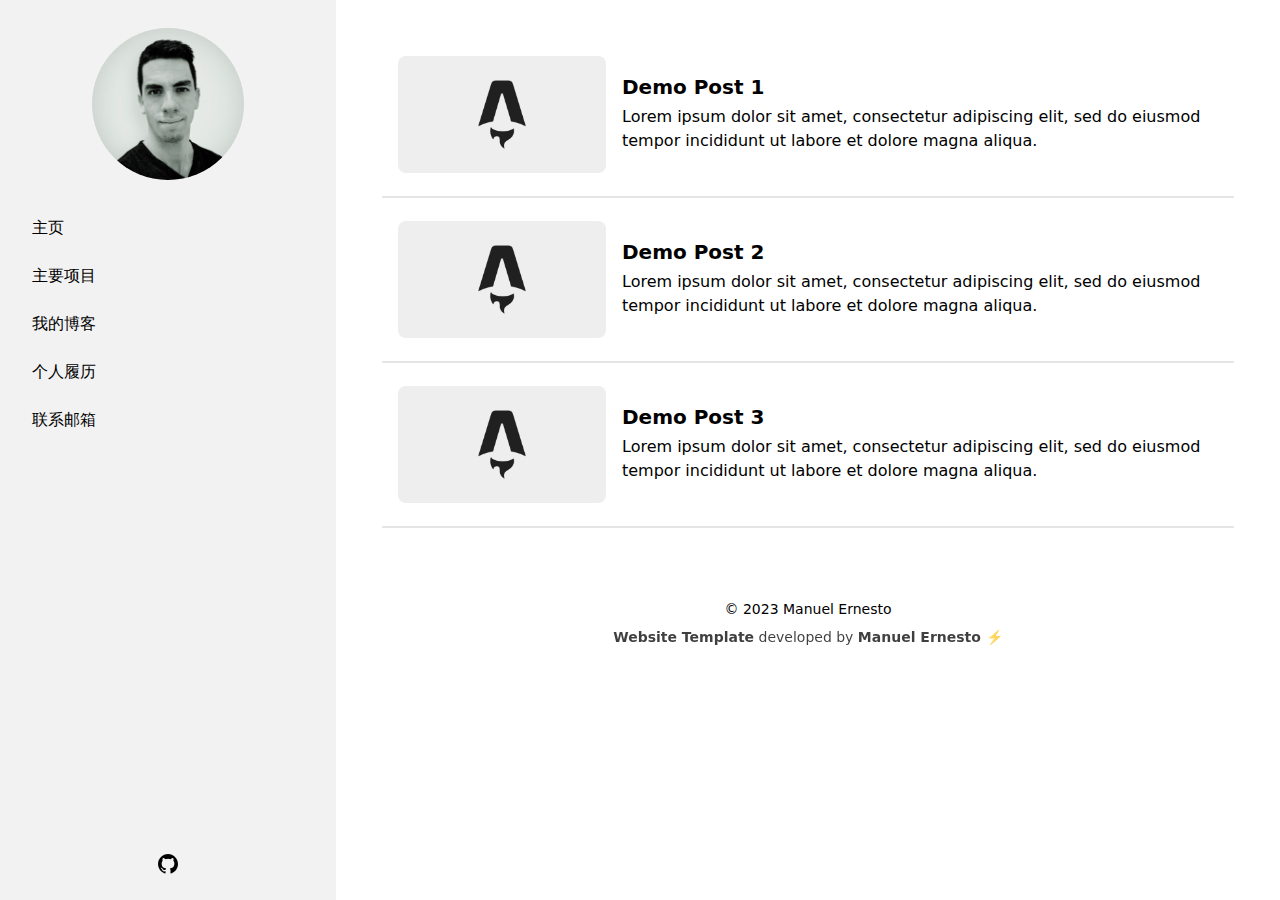
<file: blog/index.html>
<!DOCTYPE html>
<html lang="en" data-theme="lofi">
  <head>
    <!-- Global Metadata --><meta charset="utf-8">
<meta name="viewport" content="width=device-width,initial-scale=1">
<link rel="icon" type="image/svg+xml" href="/favicon.svg">
<meta name="generator" content="Astro v2.0.10">

<!-- Primary Meta Tags -->
<title>Blog</title>
<meta name="title" content="Blog">
<meta name="description" content="Astro Modern Personal Website template with Project Section, CV Section, Paginated Blog, RSS Feed, SEO Friendly, Visual themes and Responsive Desing.">

<!-- Open Graph / Facebook -->
<meta property="og:type" content="website">
<meta property="og:url" content="https://astro-modern-personal-website.netlify.app/blog/">
<meta property="og:title" content="Blog">
<meta property="og:description" content="Astro Modern Personal Website template with Project Section, CV Section, Paginated Blog, RSS Feed, SEO Friendly, Visual themes and Responsive Desing.">
<meta property="og:image" content="https://astro-modern-personal-website.netlify.app/social_img.png">

<!-- Twitter -->
<meta property="twitter:card" content="summary_large_image">
<meta property="twitter:url" content="https://astro-modern-personal-website.netlify.app/blog/">
<meta property="twitter:title" content="Blog">
<meta property="twitter:description" content="Astro Modern Personal Website template with Project Section, CV Section, Paginated Blog, RSS Feed, SEO Friendly, Visual themes and Responsive Desing.">
<meta property="twitter:image" content="https://astro-modern-personal-website.netlify.app/social_img.png">
  <link rel="stylesheet" href="/_astro/_...page_.318eadfc.css" />
<link rel="stylesheet" href="/_astro/_slug_.2f2bac13.css" /></head>
  <body>
    <div class="bg-base-100 drawer drawer-mobile">
      <input id="my-drawer" type="checkbox" class="drawer-toggle">
      <div class="drawer-content flex flex-col bg-base-100">
        <div class="sticky lg:hidden top-0 z-30 flex h-16 w-full justify-center bg-opacity-90 backdrop-blur transition-all duration-100 bg-base-100 text-base-content shadow-sm">
  <div class="navbar">
    <div class="navbar-start">
      <label for="my-drawer" class="btn btn-square btn-ghost">
        <svg xmlns="http://www.w3.org/2000/svg" fill="none" viewBox="0 0 24 24" class="inline-block w-5 h-5 stroke-current"><path stroke-linecap="round" stroke-linejoin="round" stroke-width="2" d="M4 6h16M4 12h16M4 18h16"></path>
        </svg>
      </label>
    </div>
    <div class="navbar-center">
      <a class="btn btn-ghost normal-case text-xl" href="/">Manuel Ernesto ⚡️</a>
    </div>
    <div class="navbar-end"></div>
  </div>
</div>
        <div class="md:flex md:justify-center">
          <main class="p-6 pt-10 max-w-[900px]">
            <ul>
    <div class="rounded-lg bg-base-100 hover:shadow-xl transition ease-in-out hover:scale-[102%]">
  <a href="/blog/post1" target="_self">
    <div class="hero-content flex-col md:flex-row">
      <img src="/post_img.webp" alt="Demo Post 1" class="max-w-full md:max-w-[13rem] rounded-lg">
      <div class="grow w-full">
        <h1 class="text-xl font-bold">
          Demo Post 1
          
        </h1>
        <p class="py-1 text-1xl">Lorem ipsum dolor sit amet, consectetur adipiscing elit, sed do eiusmod tempor incididunt ut labore et dolore magna aliqua.</p>
        <div class="card-actions justify-end">
          
        </div>
      </div>
    </div>
  </a>
</div><div class="divider my-0"></div><div class="rounded-lg bg-base-100 hover:shadow-xl transition ease-in-out hover:scale-[102%]">
  <a href="/blog/post2" target="_self">
    <div class="hero-content flex-col md:flex-row">
      <img src="/post_img.webp" alt="Demo Post 2" class="max-w-full md:max-w-[13rem] rounded-lg">
      <div class="grow w-full">
        <h1 class="text-xl font-bold">
          Demo Post 2
          
        </h1>
        <p class="py-1 text-1xl">Lorem ipsum dolor sit amet, consectetur adipiscing elit, sed do eiusmod tempor incididunt ut labore et dolore magna aliqua.</p>
        <div class="card-actions justify-end">
          
        </div>
      </div>
    </div>
  </a>
</div><div class="divider my-0"></div><div class="rounded-lg bg-base-100 hover:shadow-xl transition ease-in-out hover:scale-[102%]">
  <a href="/blog/post3" target="_self">
    <div class="hero-content flex-col md:flex-row">
      <img src="/post_img.webp" alt="Demo Post 3" class="max-w-full md:max-w-[13rem] rounded-lg">
      <div class="grow w-full">
        <h1 class="text-xl font-bold">
          Demo Post 3
          
        </h1>
        <p class="py-1 text-1xl">Lorem ipsum dolor sit amet, consectetur adipiscing elit, sed do eiusmod tempor incididunt ut labore et dolore magna aliqua.</p>
        <div class="card-actions justify-end">
          
        </div>
      </div>
    </div>
  </a>
</div><div class="divider my-0"></div>
  </ul><div class="flex justify-between">
    <div></div>
    <div></div>
  </div>
          </main>
        </div>
        <footer class="footer footer-center block mb-5 pt-10">
  <div class="pb-2">
    &copy; 2023 Manuel Ernesto
  </div>
  <div class="inline opacity-75">
    <!-- Thanks for using this template. Please keep this line to support my work :) -->
    <a href="https://astro-modern-personal-website.netlify.app/" target="_blank" class="font-bold">Website Template</a> developed by
    <a href="https://manuelernestog.github.io" target="_blank" class="font-bold">Manuel Ernesto ⚡️</a>
  </div>
</footer>
      </div>
      <div class="drawer-side bg-base-200">
  <label for="my-drawer" class="drawer-overlay bg-base-200"></label>
  <div class="menu flex flex-col flex-nowrap p-4 overflow-y-auto w-[21rem] bg-base-200 text-base-content">
    <div class="w-fit">
      <a href="/">
        <div class="avatar transition ease-in-out w-1/2 hover:scale-[102%] block m-auto mt-3 mb-6">
          <div>
            <img class="mask mask-circle" src="/profile.jpg" alt="profile image">
          </div>
        </div>
      </a>
    </div>
    <ul class="grow shrink">
      <!-- Sidebar content here -->
      <li><a href="/">主页</a></li>
      <li><a href="/projects">主要项目</a></li>
      <!-- <li><a href="/services">Services</a></li>
      <li><a href="/store">Store</a></li> -->
      <li><a href="/blog/">我的博客</a></li>
      <li><a href="/cv">个人履历</a></li>
      <li><a href="mailto:13928412827@163.com">联系邮箱</a></li>
    </ul>
    <div class="social-icons px-4 my-2 flex self-center">
      <!-- <a href="https://manuelernestog.github.io/paylink/" target="_blank" class="mx-3" aria-label="Support my work" title="Support my work">
        <svg
          xmlns="http://www.w3.org/2000/svg"
          width="24"
          height="24"
          viewBox="0 0 24 24"
          style="fill: currentColor;transform: ;msFilter:;"
          ><path
            fill-rule="evenodd"
            clip-rule="evenodd"
            d="M5 2h2v3H5zm4 0h2v3H9zm4 0h2v3h-2zm6 7h-2V7H3v11c0 1.654 1.346 3 3 3h8c1.654 0 3-1.346 3-3h2c1.103 0 2-.897 2-2v-5c0-1.103-.897-2-2-2zm-4 9a1 1 0 0 1-1 1H6a1 1 0 0 1-1-1V9h10v9zm2-2v-5h2l.002 5H17z"
          ></path></svg
        >
      </a> -->
      <a href="https://github.com/qiujianping-work" target="_blank" class="mx-3" aria-label="Github" title="Github">
        <svg xmlns="http://www.w3.org/2000/svg" width="24" height="24" viewBox="0 0 24 24" style="fill: currentColor;transform: ;msFilter:;"><path fill-rule="evenodd" clip-rule="evenodd" d="M12.026 2c-5.509 0-9.974 4.465-9.974 9.974 0 4.406 2.857 8.145 6.821 9.465.499.09.679-.217.679-.481 0-.237-.008-.865-.011-1.696-2.775.602-3.361-1.338-3.361-1.338-.452-1.152-1.107-1.459-1.107-1.459-.905-.619.069-.605.069-.605 1.002.07 1.527 1.028 1.527 1.028.89 1.524 2.336 1.084 2.902.829.091-.645.351-1.085.635-1.334-2.214-.251-4.542-1.107-4.542-4.93 0-1.087.389-1.979 1.024-2.675-.101-.253-.446-1.268.099-2.64 0 0 .837-.269 2.742 1.021a9.582 9.582 0 0 1 2.496-.336 9.554 9.554 0 0 1 2.496.336c1.906-1.291 2.742-1.021 2.742-1.021.545 1.372.203 2.387.099 2.64.64.696 1.024 1.587 1.024 2.675 0 3.833-2.33 4.675-4.552 4.922.355.308.675.916.675 1.846 0 1.334-.012 2.41-.012 2.737 0 .267.178.577.687.479C19.146 20.115 22 16.379 22 11.974 22 6.465 17.535 2 12.026 2z"></path>
        </svg>
      </a>
      <!-- <a href="https://twitter.com/manuelernestog" target="_blank" class="mx-3" aria-label="Twitter" title="Twitter">
        <svg
          xmlns="http://www.w3.org/2000/svg"
          width="24"
          height="24"
          viewBox="0 0 24 24"
          style="fill: currentColor;transform: ;msFilter:;"
          ><path
            d="M19.633 7.997c.013.175.013.349.013.523 0 5.325-4.053 11.461-11.46 11.461-2.282 0-4.402-.661-6.186-1.809.324.037.636.05.973.05a8.07 8.07 0 0 0 5.001-1.721 4.036 4.036 0 0 1-3.767-2.793c.249.037.499.062.761.062.361 0 .724-.05 1.061-.137a4.027 4.027 0 0 1-3.23-3.953v-.05c.537.299 1.16.486 1.82.511a4.022 4.022 0 0 1-1.796-3.354c0-.748.199-1.434.548-2.032a11.457 11.457 0 0 0 8.306 4.215c-.062-.3-.1-.611-.1-.923a4.026 4.026 0 0 1 4.028-4.028c1.16 0 2.207.486 2.943 1.272a7.957 7.957 0 0 0 2.556-.973 4.02 4.02 0 0 1-1.771 2.22 8.073 8.073 0 0 0 2.319-.624 8.645 8.645 0 0 1-2.019 2.083z"
          ></path>
        </svg>
      </a> -->
      <!-- <a href="https://www.linkedin.com/in/manuelernestogr" target="_blank" class="mx-3" aria-label="Linkedin" title="Linkedin">
        <svg
          xmlns="http://www.w3.org/2000/svg"
          width="24"
          height="24"
          viewBox="0 0 24 24"
          style="fill: currentColor;transform: ;msFilter:;"
          ><circle cx="4.983" cy="5.009" r="2.188"></circle><path
            d="M9.237 8.855v12.139h3.769v-6.003c0-1.584.298-3.118 2.262-3.118 1.937 0 1.961 1.811 1.961 3.218v5.904H21v-6.657c0-3.27-.704-5.783-4.526-5.783-1.835 0-3.065 1.007-3.568 1.96h-.051v-1.66H9.237zm-6.142 0H6.87v12.139H3.095z"
          ></path>
        </svg>
      </a> -->

      <!-- <a href="/rss.xml" target="_blank" class="mx-3" aria-label="RSS Feed" title="RSS Feed">
        <svg
          xmlns="http://www.w3.org/2000/svg"
          width="24"
          height="24"
          viewBox="0 0 24 24"
          style="fill: currentColor;transform: ;msFilter:;"
          ><path d="M19 20.001C19 11.729 12.271 5 4 5v2c7.168 0 13 5.832 13 13.001h2z"></path><path
            d="M12 20.001h2C14 14.486 9.514 10 4 10v2c4.411 0 8 3.589 8 8.001z"></path><circle cx="6" cy="18" r="2"></circle>
        </svg>
      </a> -->
    </div>
  </div>
</div>
    </div>
  </body></html>
</file>
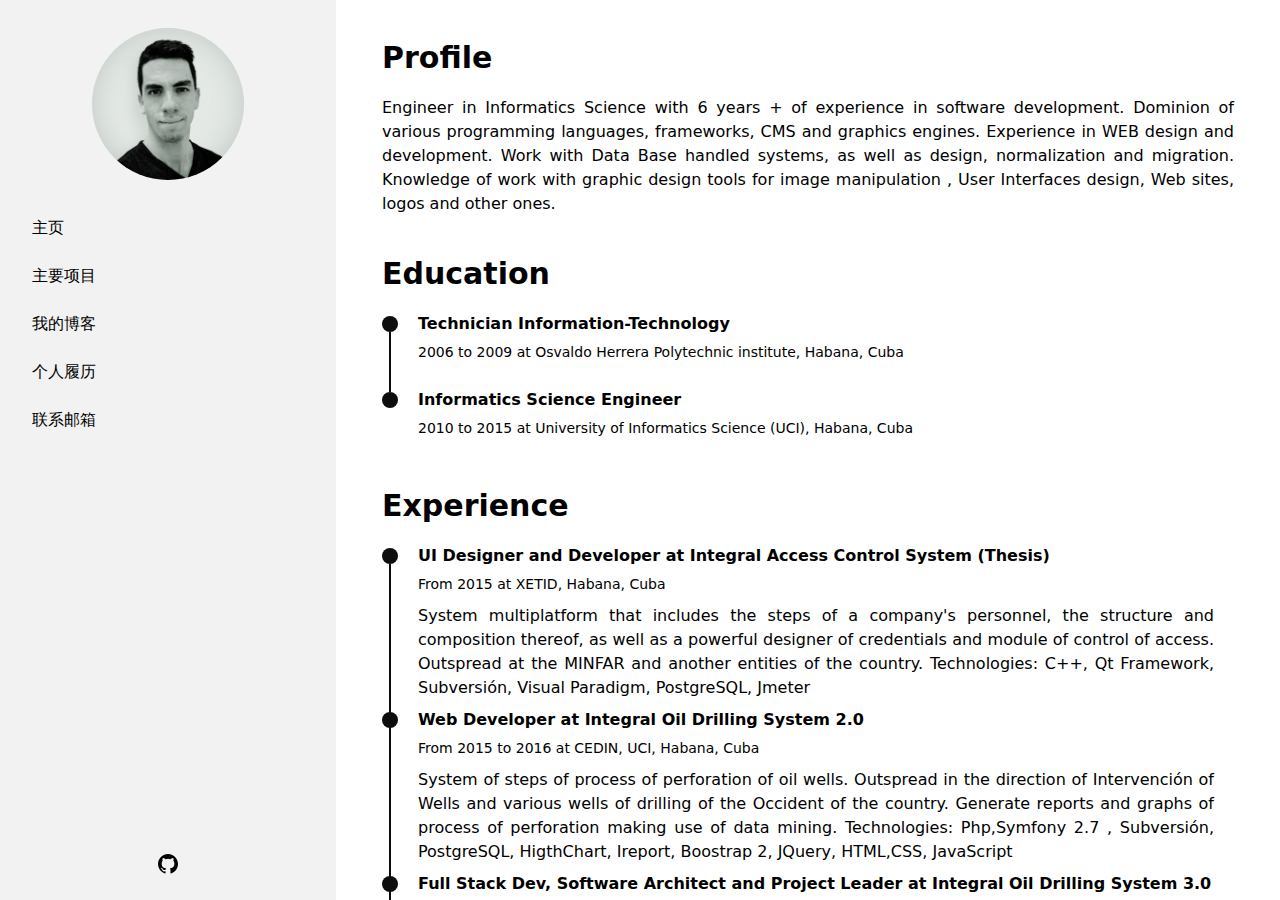
<file: cv/index.html>
<!DOCTYPE html>
<html lang="en" data-theme="lofi">
  <head>
    <!-- Global Metadata --><meta charset="utf-8">
<meta name="viewport" content="width=device-width,initial-scale=1">
<link rel="icon" type="image/svg+xml" href="/favicon.svg">
<meta name="generator" content="Astro v2.0.10">

<!-- Primary Meta Tags -->
<title>Resume</title>
<meta name="title" content="Resume">
<meta name="description" content="Astro Modern Personal Website template with Project Section, CV Section, Paginated Blog, RSS Feed, SEO Friendly, Visual themes and Responsive Desing.">

<!-- Open Graph / Facebook -->
<meta property="og:type" content="website">
<meta property="og:url" content="https://astro-modern-personal-website.netlify.app/cv/">
<meta property="og:title" content="Resume">
<meta property="og:description" content="Astro Modern Personal Website template with Project Section, CV Section, Paginated Blog, RSS Feed, SEO Friendly, Visual themes and Responsive Desing.">
<meta property="og:image" content="https://astro-modern-personal-website.netlify.app/social_img.png">

<!-- Twitter -->
<meta property="twitter:card" content="summary_large_image">
<meta property="twitter:url" content="https://astro-modern-personal-website.netlify.app/cv/">
<meta property="twitter:title" content="Resume">
<meta property="twitter:description" content="Astro Modern Personal Website template with Project Section, CV Section, Paginated Blog, RSS Feed, SEO Friendly, Visual themes and Responsive Desing.">
<meta property="twitter:image" content="https://astro-modern-personal-website.netlify.app/social_img.png">
  <link rel="stylesheet" href="/_astro/_...page_.318eadfc.css" />
<link rel="stylesheet" href="/_astro/_slug_.2f2bac13.css" /></head>
  <body>
    <div class="bg-base-100 drawer drawer-mobile">
      <input id="my-drawer" type="checkbox" class="drawer-toggle">
      <div class="drawer-content flex flex-col bg-base-100">
        <div class="sticky lg:hidden top-0 z-30 flex h-16 w-full justify-center bg-opacity-90 backdrop-blur transition-all duration-100 bg-base-100 text-base-content shadow-sm">
  <div class="navbar">
    <div class="navbar-start">
      <label for="my-drawer" class="btn btn-square btn-ghost">
        <svg xmlns="http://www.w3.org/2000/svg" fill="none" viewBox="0 0 24 24" class="inline-block w-5 h-5 stroke-current"><path stroke-linecap="round" stroke-linejoin="round" stroke-width="2" d="M4 6h16M4 12h16M4 18h16"></path>
        </svg>
      </label>
    </div>
    <div class="navbar-center">
      <a class="btn btn-ghost normal-case text-xl" href="/">Manuel Ernesto ⚡️</a>
    </div>
    <div class="navbar-end"></div>
  </div>
</div>
        <div class="md:flex md:justify-center">
          <main class="p-6 pt-10 max-w-[900px]">
            <div class="mb-5">
    <div class="text-3xl w-full font-bold">Profile</div>
  </div><div class="mb-10 text-justify">
    Engineer in Informatics Science with 6 years + of experience in software development. Dominion of various programming
    languages, frameworks, CMS and graphics engines. Experience in WEB design and development. Work with Data Base handled
    systems, as well as design, normalization and migration. Knowledge of work with graphic design tools for image
    manipulation , User Interfaces design, Web sites, logos and other ones.
  </div><div class="mb-5">
    <div class="text-3xl w-full font-bold">Education</div>
  </div><div class="time-line-container grid gap-4 mb-10">
    <div class="flex">
  <div class="education__time">
    <span class="w-4 h-4 bg-primary block rounded-full mt-1"></span>
    <span class="education__line bg-primary block h-full w-[2px] translate-x-[7px]"></span>
  </div>
  <div class="experience__data bd-grid px-5">
    <h3 class="font-semibold mb-1">Technician Information-Technology</h3>
    <span class="font-light text-sm">2006 to 2009 at Osvaldo Herrera Polytechnic institute, Habana, Cuba</span>
    <p class="my-2 text-justify">
      
    </p>
  </div>
</div>
    <div class="flex">
  <div class="education__time">
    <span class="w-4 h-4 bg-primary block rounded-full mt-1"></span>
    <span class="education__line bg-primary block h-full w-[2px] translate-x-[7px]"></span>
  </div>
  <div class="experience__data bd-grid px-5">
    <h3 class="font-semibold mb-1">Informatics Science Engineer</h3>
    <span class="font-light text-sm">2010 to 2015 at University of Informatics Science (UCI), Habana, Cuba</span>
    <p class="my-2 text-justify">
      
    </p>
  </div>
</div>
  </div><div class="mb-5">
    <div class="text-3xl w-full font-bold">Experience</div>
  </div><div class="time-line-container mb-10">
    <div class="flex">
  <div class="education__time">
    <span class="w-4 h-4 bg-primary block rounded-full mt-1"></span>
    <span class="education__line bg-primary block h-full w-[2px] translate-x-[7px]"></span>
  </div>
  <div class="experience__data bd-grid px-5">
    <h3 class="font-semibold mb-1">UI Designer and Developer at Integral Access Control System (Thesis)</h3>
    <span class="font-light text-sm">From 2015 at XETID, Habana, Cuba</span>
    <p class="my-2 text-justify">
      System multiplatform that includes the steps of a company&#39;s personnel, the structure and composition thereof, as well as a powerful designer of credentials and module of control of access. Outspread at the MINFAR and another entities of the country. Technologies: C++, Qt Framework, Subversión, Visual Paradigm, PostgreSQL, Jmeter
    </p>
  </div>
</div>
    <div class="flex">
  <div class="education__time">
    <span class="w-4 h-4 bg-primary block rounded-full mt-1"></span>
    <span class="education__line bg-primary block h-full w-[2px] translate-x-[7px]"></span>
  </div>
  <div class="experience__data bd-grid px-5">
    <h3 class="font-semibold mb-1">Web Developer at Integral Oil Drilling System 2.0</h3>
    <span class="font-light text-sm">From 2015 to 2016 at CEDIN, UCI, Habana, Cuba</span>
    <p class="my-2 text-justify">
      System of steps of process of perforation of oil wells. Outspread in the direction of Intervención of Wells and various wells of drilling of the Occident of the country. Generate reports and graphs of process of perforation making use of data mining. Technologies: Php,Symfony 2.7 , Subversión, PostgreSQL, HigthChart, Ireport, Boostrap 2, JQuery, HTML,CSS, JavaScript
    </p>
  </div>
</div>
    <div class="flex">
  <div class="education__time">
    <span class="w-4 h-4 bg-primary block rounded-full mt-1"></span>
    <span class="education__line bg-primary block h-full w-[2px] translate-x-[7px]"></span>
  </div>
  <div class="experience__data bd-grid px-5">
    <h3 class="font-semibold mb-1">Full Stack Dev, Software Architect and Project Leader at Integral Oil Drilling System 3.0</h3>
    <span class="font-light text-sm">From 2016 to 2017 at CEDIN, UCI, Habana, Cuba</span>
    <p class="my-2 text-justify">
      System of steps of process of perforation of oil wells. Outspread in the direction of Intervención of Wells and various wells of drilling of the Occident of the country. Generate reports and graphs of process of perforation making use of data mining. Technologies: Php,Symfony 2.8 , Gitlab, PostgreSQL, HigthChart, Boostrap 2, JQuery, HTML,CSS, JavaScript
    </p>
  </div>
</div>
    <div class="flex">
  <div class="education__time">
    <span class="w-4 h-4 bg-primary block rounded-full mt-1"></span>
    <span class="education__line bg-primary block h-full w-[2px] translate-x-[7px]"></span>
  </div>
  <div class="experience__data bd-grid px-5">
    <h3 class="font-semibold mb-1">Full Stack Dev, UI/UX Designer and Software Architect at Primary Information System</h3>
    <span class="font-light text-sm">From 2017 to 2018 at CEDIN, UCI, Habana, Cuba</span>
    <p class="my-2 text-justify">
      System of steps of primary information at a company. personnel&#39;s steps, control of access, impression of credentials, steps of locales, structure and composition. Technologies: Php,Symfony 3.3 , Gitlab, PostgreSQL, , Boostrap 3, JQuery, HTML,CSS, JavaScript
    </p>
  </div>
</div>
  </div><div class="mb-5">
    <div class="text-3xl w-full font-bold">Certifications</div>
  </div><ul class="list-disc mx-6 mb-10 grid gap-2">
    <li>
      <a href="https://www.efset.org/cert/DxtNKG" target="_blank"> EF SET English Certificate 74/100 (C2 Proficient)</a>
    </li>
    <li>
      <a href="https://certiprof.com/pages/scrum-foundation-professional-certificate-sfpc-en-sp" target="_blank"> Scrum Foundation Professional Certificate (SFPC)</a>
    </li>
  </ul><div class="mb-5">
    <div class="text-3xl w-full font-bold">Skills</div>
  </div><ul class="list-disc md:columns-5 columns-2 mx-6">
    <li>Spanish (Native)</li>
    <li>English (C2)</li>
    <li>JavaScript</li>
    <li>C++</li>
    <li>PHP</li>
    <li>Ruby</li>
    <li>Postgres SQL</li>
    <li>MySQL</li>
    <li>CSS</li>
    <li>SASS</li>
    <li>HTML</li>
    <li>Node.js</li>
    <li>Ruby on Rails</li>
    <li>AngularJS</li>
    <li>VUE</li>
    <li>Astro</li>
    <li>Symfony 3</li>
    <li>Yii2</li>
    <li>Bootstrap</li>
    <li>Taildwind</li>
    <li>JQuery</li>
    <li>Wordpress</li>
    <li>Git</li>
    <li>Jira</li>
    <li>Trello</li>
    <li>BaseCamp</li>
    <li>Scrum</li>
    <li>Shape Up</li>
    <li>LeanStartup</li>
    <li>UI Design</li>
    <li>WEB Design</li>
    <li>Logo Design</li>
    <li>Image Manipulation</li>
    <li>Office Suite</li>
    <li>Adobe Photoshop</li>
    <li>KdenLive</li>
  </ul>
          </main>
        </div>
        <footer class="footer footer-center block mb-5 pt-10">
  <div class="pb-2">
    &copy; 2023 Manuel Ernesto
  </div>
  <div class="inline opacity-75">
    <!-- Thanks for using this template. Please keep this line to support my work :) -->
    <a href="https://astro-modern-personal-website.netlify.app/" target="_blank" class="font-bold">Website Template</a> developed by
    <a href="https://manuelernestog.github.io" target="_blank" class="font-bold">Manuel Ernesto ⚡️</a>
  </div>
</footer>
      </div>
      <div class="drawer-side bg-base-200">
  <label for="my-drawer" class="drawer-overlay bg-base-200"></label>
  <div class="menu flex flex-col flex-nowrap p-4 overflow-y-auto w-[21rem] bg-base-200 text-base-content">
    <div class="w-fit">
      <a href="/">
        <div class="avatar transition ease-in-out w-1/2 hover:scale-[102%] block m-auto mt-3 mb-6">
          <div>
            <img class="mask mask-circle" src="/profile.jpg" alt="profile image">
          </div>
        </div>
      </a>
    </div>
    <ul class="grow shrink">
      <!-- Sidebar content here -->
      <li><a href="/">主页</a></li>
      <li><a href="/projects">主要项目</a></li>
      <!-- <li><a href="/services">Services</a></li>
      <li><a href="/store">Store</a></li> -->
      <li><a href="/blog/">我的博客</a></li>
      <li><a href="/cv">个人履历</a></li>
      <li><a href="mailto:13928412827@163.com">联系邮箱</a></li>
    </ul>
    <div class="social-icons px-4 my-2 flex self-center">
      <!-- <a href="https://manuelernestog.github.io/paylink/" target="_blank" class="mx-3" aria-label="Support my work" title="Support my work">
        <svg
          xmlns="http://www.w3.org/2000/svg"
          width="24"
          height="24"
          viewBox="0 0 24 24"
          style="fill: currentColor;transform: ;msFilter:;"
          ><path
            fill-rule="evenodd"
            clip-rule="evenodd"
            d="M5 2h2v3H5zm4 0h2v3H9zm4 0h2v3h-2zm6 7h-2V7H3v11c0 1.654 1.346 3 3 3h8c1.654 0 3-1.346 3-3h2c1.103 0 2-.897 2-2v-5c0-1.103-.897-2-2-2zm-4 9a1 1 0 0 1-1 1H6a1 1 0 0 1-1-1V9h10v9zm2-2v-5h2l.002 5H17z"
          ></path></svg
        >
      </a> -->
      <a href="https://github.com/qiujianping-work" target="_blank" class="mx-3" aria-label="Github" title="Github">
        <svg xmlns="http://www.w3.org/2000/svg" width="24" height="24" viewBox="0 0 24 24" style="fill: currentColor;transform: ;msFilter:;"><path fill-rule="evenodd" clip-rule="evenodd" d="M12.026 2c-5.509 0-9.974 4.465-9.974 9.974 0 4.406 2.857 8.145 6.821 9.465.499.09.679-.217.679-.481 0-.237-.008-.865-.011-1.696-2.775.602-3.361-1.338-3.361-1.338-.452-1.152-1.107-1.459-1.107-1.459-.905-.619.069-.605.069-.605 1.002.07 1.527 1.028 1.527 1.028.89 1.524 2.336 1.084 2.902.829.091-.645.351-1.085.635-1.334-2.214-.251-4.542-1.107-4.542-4.93 0-1.087.389-1.979 1.024-2.675-.101-.253-.446-1.268.099-2.64 0 0 .837-.269 2.742 1.021a9.582 9.582 0 0 1 2.496-.336 9.554 9.554 0 0 1 2.496.336c1.906-1.291 2.742-1.021 2.742-1.021.545 1.372.203 2.387.099 2.64.64.696 1.024 1.587 1.024 2.675 0 3.833-2.33 4.675-4.552 4.922.355.308.675.916.675 1.846 0 1.334-.012 2.41-.012 2.737 0 .267.178.577.687.479C19.146 20.115 22 16.379 22 11.974 22 6.465 17.535 2 12.026 2z"></path>
        </svg>
      </a>
      <!-- <a href="https://twitter.com/manuelernestog" target="_blank" class="mx-3" aria-label="Twitter" title="Twitter">
        <svg
          xmlns="http://www.w3.org/2000/svg"
          width="24"
          height="24"
          viewBox="0 0 24 24"
          style="fill: currentColor;transform: ;msFilter:;"
          ><path
            d="M19.633 7.997c.013.175.013.349.013.523 0 5.325-4.053 11.461-11.46 11.461-2.282 0-4.402-.661-6.186-1.809.324.037.636.05.973.05a8.07 8.07 0 0 0 5.001-1.721 4.036 4.036 0 0 1-3.767-2.793c.249.037.499.062.761.062.361 0 .724-.05 1.061-.137a4.027 4.027 0 0 1-3.23-3.953v-.05c.537.299 1.16.486 1.82.511a4.022 4.022 0 0 1-1.796-3.354c0-.748.199-1.434.548-2.032a11.457 11.457 0 0 0 8.306 4.215c-.062-.3-.1-.611-.1-.923a4.026 4.026 0 0 1 4.028-4.028c1.16 0 2.207.486 2.943 1.272a7.957 7.957 0 0 0 2.556-.973 4.02 4.02 0 0 1-1.771 2.22 8.073 8.073 0 0 0 2.319-.624 8.645 8.645 0 0 1-2.019 2.083z"
          ></path>
        </svg>
      </a> -->
      <!-- <a href="https://www.linkedin.com/in/manuelernestogr" target="_blank" class="mx-3" aria-label="Linkedin" title="Linkedin">
        <svg
          xmlns="http://www.w3.org/2000/svg"
          width="24"
          height="24"
          viewBox="0 0 24 24"
          style="fill: currentColor;transform: ;msFilter:;"
          ><circle cx="4.983" cy="5.009" r="2.188"></circle><path
            d="M9.237 8.855v12.139h3.769v-6.003c0-1.584.298-3.118 2.262-3.118 1.937 0 1.961 1.811 1.961 3.218v5.904H21v-6.657c0-3.27-.704-5.783-4.526-5.783-1.835 0-3.065 1.007-3.568 1.96h-.051v-1.66H9.237zm-6.142 0H6.87v12.139H3.095z"
          ></path>
        </svg>
      </a> -->

      <!-- <a href="/rss.xml" target="_blank" class="mx-3" aria-label="RSS Feed" title="RSS Feed">
        <svg
          xmlns="http://www.w3.org/2000/svg"
          width="24"
          height="24"
          viewBox="0 0 24 24"
          style="fill: currentColor;transform: ;msFilter:;"
          ><path d="M19 20.001C19 11.729 12.271 5 4 5v2c7.168 0 13 5.832 13 13.001h2z"></path><path
            d="M12 20.001h2C14 14.486 9.514 10 4 10v2c4.411 0 8 3.589 8 8.001z"></path><circle cx="6" cy="18" r="2"></circle>
        </svg>
      </a> -->
    </div>
  </div>
</div>
    </div>
  </body></html>
</file>
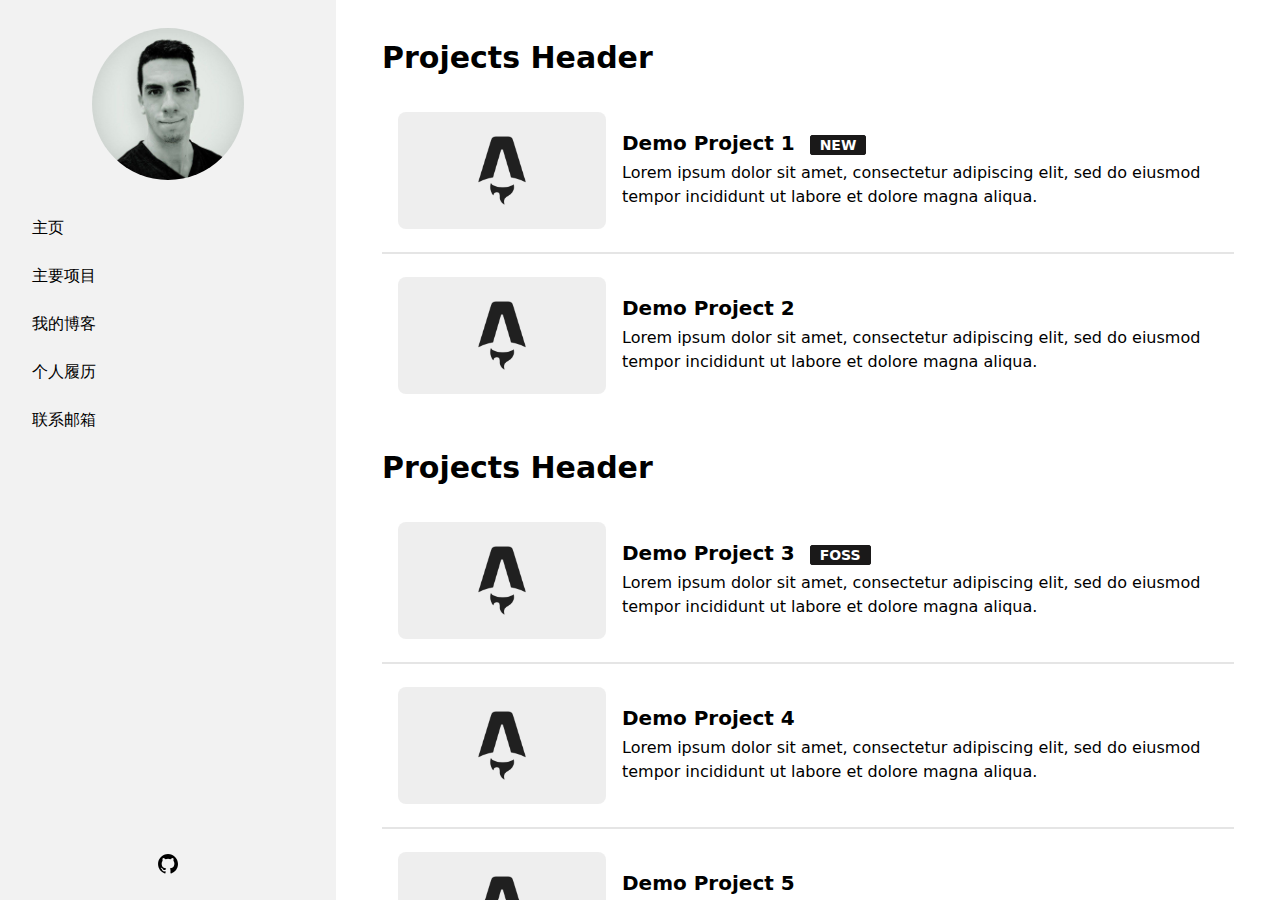
<file: projects/index.html>
<!DOCTYPE html>
<html lang="en" data-theme="lofi">
  <head>
    <!-- Global Metadata --><meta charset="utf-8">
<meta name="viewport" content="width=device-width,initial-scale=1">
<link rel="icon" type="image/svg+xml" href="/favicon.svg">
<meta name="generator" content="Astro v2.0.10">

<!-- Primary Meta Tags -->
<title>Projects</title>
<meta name="title" content="Projects">
<meta name="description" content="Astro Modern Personal Website template with Project Section, CV Section, Paginated Blog, RSS Feed, SEO Friendly, Visual themes and Responsive Desing.">

<!-- Open Graph / Facebook -->
<meta property="og:type" content="website">
<meta property="og:url" content="https://astro-modern-personal-website.netlify.app/projects/">
<meta property="og:title" content="Projects">
<meta property="og:description" content="Astro Modern Personal Website template with Project Section, CV Section, Paginated Blog, RSS Feed, SEO Friendly, Visual themes and Responsive Desing.">
<meta property="og:image" content="https://astro-modern-personal-website.netlify.app/social_img.png">

<!-- Twitter -->
<meta property="twitter:card" content="summary_large_image">
<meta property="twitter:url" content="https://astro-modern-personal-website.netlify.app/projects/">
<meta property="twitter:title" content="Projects">
<meta property="twitter:description" content="Astro Modern Personal Website template with Project Section, CV Section, Paginated Blog, RSS Feed, SEO Friendly, Visual themes and Responsive Desing.">
<meta property="twitter:image" content="https://astro-modern-personal-website.netlify.app/social_img.png">
  <link rel="stylesheet" href="/_astro/_...page_.318eadfc.css" />
<link rel="stylesheet" href="/_astro/_slug_.2f2bac13.css" /></head>
  <body>
    <div class="bg-base-100 drawer drawer-mobile">
      <input id="my-drawer" type="checkbox" class="drawer-toggle">
      <div class="drawer-content flex flex-col bg-base-100">
        <div class="sticky lg:hidden top-0 z-30 flex h-16 w-full justify-center bg-opacity-90 backdrop-blur transition-all duration-100 bg-base-100 text-base-content shadow-sm">
  <div class="navbar">
    <div class="navbar-start">
      <label for="my-drawer" class="btn btn-square btn-ghost">
        <svg xmlns="http://www.w3.org/2000/svg" fill="none" viewBox="0 0 24 24" class="inline-block w-5 h-5 stroke-current"><path stroke-linecap="round" stroke-linejoin="round" stroke-width="2" d="M4 6h16M4 12h16M4 18h16"></path>
        </svg>
      </label>
    </div>
    <div class="navbar-center">
      <a class="btn btn-ghost normal-case text-xl" href="/">Manuel Ernesto ⚡️</a>
    </div>
    <div class="navbar-end"></div>
  </div>
</div>
        <div class="md:flex md:justify-center">
          <main class="p-6 pt-10 max-w-[900px]">
            <div>
    <div class="text-3xl w-full font-bold mb-5">Projects Header</div>
  </div><div class="rounded-lg bg-base-100 hover:shadow-xl transition ease-in-out hover:scale-[102%]">
  <a href="#" target="_blank">
    <div class="hero-content flex-col md:flex-row">
      <img src="/post_img.webp" alt="Demo Project 1" class="max-w-full md:max-w-[13rem] rounded-lg">
      <div class="grow w-full">
        <h1 class="text-xl font-bold">
          Demo Project 1
          <div class="badge badge-secondary mx-2">NEW</div>
        </h1>
        <p class="py-1 text-1xl">Lorem ipsum dolor sit amet, consectetur adipiscing elit, sed do eiusmod tempor incididunt ut labore et dolore magna aliqua.</p>
        <div class="card-actions justify-end">
          
        </div>
      </div>
    </div>
  </a>
</div><div class="divider my-0"></div><div class="rounded-lg bg-base-100 hover:shadow-xl transition ease-in-out hover:scale-[102%]">
  <a href="#" target="_blank">
    <div class="hero-content flex-col md:flex-row">
      <img src="/post_img.webp" alt="Demo Project 2" class="max-w-full md:max-w-[13rem] rounded-lg">
      <div class="grow w-full">
        <h1 class="text-xl font-bold">
          Demo Project 2
          
        </h1>
        <p class="py-1 text-1xl">Lorem ipsum dolor sit amet, consectetur adipiscing elit, sed do eiusmod tempor incididunt ut labore et dolore magna aliqua.</p>
        <div class="card-actions justify-end">
          
        </div>
      </div>
    </div>
  </a>
</div><div>
    <div class="text-3xl w-full font-bold mb-5 mt-10">Projects Header</div>
  </div><div class="rounded-lg bg-base-100 hover:shadow-xl transition ease-in-out hover:scale-[102%]">
  <a href="#" target="_blank">
    <div class="hero-content flex-col md:flex-row">
      <img src="/post_img.webp" alt="Demo Project 3" class="max-w-full md:max-w-[13rem] rounded-lg">
      <div class="grow w-full">
        <h1 class="text-xl font-bold">
          Demo Project 3
          <div class="badge badge-secondary mx-2">FOSS</div>
        </h1>
        <p class="py-1 text-1xl">Lorem ipsum dolor sit amet, consectetur adipiscing elit, sed do eiusmod tempor incididunt ut labore et dolore magna aliqua.</p>
        <div class="card-actions justify-end">
          
        </div>
      </div>
    </div>
  </a>
</div><div class="divider my-0"></div><div class="rounded-lg bg-base-100 hover:shadow-xl transition ease-in-out hover:scale-[102%]">
  <a href="#" target="_blank">
    <div class="hero-content flex-col md:flex-row">
      <img src="/post_img.webp" alt="Demo Project 4" class="max-w-full md:max-w-[13rem] rounded-lg">
      <div class="grow w-full">
        <h1 class="text-xl font-bold">
          Demo Project 4
          
        </h1>
        <p class="py-1 text-1xl">Lorem ipsum dolor sit amet, consectetur adipiscing elit, sed do eiusmod tempor incididunt ut labore et dolore magna aliqua.</p>
        <div class="card-actions justify-end">
          
        </div>
      </div>
    </div>
  </a>
</div><div class="divider my-0"></div><div class="rounded-lg bg-base-100 hover:shadow-xl transition ease-in-out hover:scale-[102%]">
  <a href="#" target="_blank">
    <div class="hero-content flex-col md:flex-row">
      <img src="/post_img.webp" alt="Demo Project 5" class="max-w-full md:max-w-[13rem] rounded-lg">
      <div class="grow w-full">
        <h1 class="text-xl font-bold">
          Demo Project 5
          
        </h1>
        <p class="py-1 text-1xl">Lorem ipsum dolor sit amet, consectetur adipiscing elit, sed do eiusmod tempor incididunt ut labore et dolore magna aliqua.</p>
        <div class="card-actions justify-end">
          
        </div>
      </div>
    </div>
  </a>
</div>
          </main>
        </div>
        <footer class="footer footer-center block mb-5 pt-10">
  <div class="pb-2">
    &copy; 2023 Manuel Ernesto
  </div>
  <div class="inline opacity-75">
    <!-- Thanks for using this template. Please keep this line to support my work :) -->
    <a href="https://astro-modern-personal-website.netlify.app/" target="_blank" class="font-bold">Website Template</a> developed by
    <a href="https://manuelernestog.github.io" target="_blank" class="font-bold">Manuel Ernesto ⚡️</a>
  </div>
</footer>
      </div>
      <div class="drawer-side bg-base-200">
  <label for="my-drawer" class="drawer-overlay bg-base-200"></label>
  <div class="menu flex flex-col flex-nowrap p-4 overflow-y-auto w-[21rem] bg-base-200 text-base-content">
    <div class="w-fit">
      <a href="/">
        <div class="avatar transition ease-in-out w-1/2 hover:scale-[102%] block m-auto mt-3 mb-6">
          <div>
            <img class="mask mask-circle" src="/profile.jpg" alt="profile image">
          </div>
        </div>
      </a>
    </div>
    <ul class="grow shrink">
      <!-- Sidebar content here -->
      <li><a href="/">主页</a></li>
      <li><a href="/projects">主要项目</a></li>
      <!-- <li><a href="/services">Services</a></li>
      <li><a href="/store">Store</a></li> -->
      <li><a href="/blog/">我的博客</a></li>
      <li><a href="/cv">个人履历</a></li>
      <li><a href="mailto:13928412827@163.com">联系邮箱</a></li>
    </ul>
    <div class="social-icons px-4 my-2 flex self-center">
      <!-- <a href="https://manuelernestog.github.io/paylink/" target="_blank" class="mx-3" aria-label="Support my work" title="Support my work">
        <svg
          xmlns="http://www.w3.org/2000/svg"
          width="24"
          height="24"
          viewBox="0 0 24 24"
          style="fill: currentColor;transform: ;msFilter:;"
          ><path
            fill-rule="evenodd"
            clip-rule="evenodd"
            d="M5 2h2v3H5zm4 0h2v3H9zm4 0h2v3h-2zm6 7h-2V7H3v11c0 1.654 1.346 3 3 3h8c1.654 0 3-1.346 3-3h2c1.103 0 2-.897 2-2v-5c0-1.103-.897-2-2-2zm-4 9a1 1 0 0 1-1 1H6a1 1 0 0 1-1-1V9h10v9zm2-2v-5h2l.002 5H17z"
          ></path></svg
        >
      </a> -->
      <a href="https://github.com/qiujianping-work" target="_blank" class="mx-3" aria-label="Github" title="Github">
        <svg xmlns="http://www.w3.org/2000/svg" width="24" height="24" viewBox="0 0 24 24" style="fill: currentColor;transform: ;msFilter:;"><path fill-rule="evenodd" clip-rule="evenodd" d="M12.026 2c-5.509 0-9.974 4.465-9.974 9.974 0 4.406 2.857 8.145 6.821 9.465.499.09.679-.217.679-.481 0-.237-.008-.865-.011-1.696-2.775.602-3.361-1.338-3.361-1.338-.452-1.152-1.107-1.459-1.107-1.459-.905-.619.069-.605.069-.605 1.002.07 1.527 1.028 1.527 1.028.89 1.524 2.336 1.084 2.902.829.091-.645.351-1.085.635-1.334-2.214-.251-4.542-1.107-4.542-4.93 0-1.087.389-1.979 1.024-2.675-.101-.253-.446-1.268.099-2.64 0 0 .837-.269 2.742 1.021a9.582 9.582 0 0 1 2.496-.336 9.554 9.554 0 0 1 2.496.336c1.906-1.291 2.742-1.021 2.742-1.021.545 1.372.203 2.387.099 2.64.64.696 1.024 1.587 1.024 2.675 0 3.833-2.33 4.675-4.552 4.922.355.308.675.916.675 1.846 0 1.334-.012 2.41-.012 2.737 0 .267.178.577.687.479C19.146 20.115 22 16.379 22 11.974 22 6.465 17.535 2 12.026 2z"></path>
        </svg>
      </a>
      <!-- <a href="https://twitter.com/manuelernestog" target="_blank" class="mx-3" aria-label="Twitter" title="Twitter">
        <svg
          xmlns="http://www.w3.org/2000/svg"
          width="24"
          height="24"
          viewBox="0 0 24 24"
          style="fill: currentColor;transform: ;msFilter:;"
          ><path
            d="M19.633 7.997c.013.175.013.349.013.523 0 5.325-4.053 11.461-11.46 11.461-2.282 0-4.402-.661-6.186-1.809.324.037.636.05.973.05a8.07 8.07 0 0 0 5.001-1.721 4.036 4.036 0 0 1-3.767-2.793c.249.037.499.062.761.062.361 0 .724-.05 1.061-.137a4.027 4.027 0 0 1-3.23-3.953v-.05c.537.299 1.16.486 1.82.511a4.022 4.022 0 0 1-1.796-3.354c0-.748.199-1.434.548-2.032a11.457 11.457 0 0 0 8.306 4.215c-.062-.3-.1-.611-.1-.923a4.026 4.026 0 0 1 4.028-4.028c1.16 0 2.207.486 2.943 1.272a7.957 7.957 0 0 0 2.556-.973 4.02 4.02 0 0 1-1.771 2.22 8.073 8.073 0 0 0 2.319-.624 8.645 8.645 0 0 1-2.019 2.083z"
          ></path>
        </svg>
      </a> -->
      <!-- <a href="https://www.linkedin.com/in/manuelernestogr" target="_blank" class="mx-3" aria-label="Linkedin" title="Linkedin">
        <svg
          xmlns="http://www.w3.org/2000/svg"
          width="24"
          height="24"
          viewBox="0 0 24 24"
          style="fill: currentColor;transform: ;msFilter:;"
          ><circle cx="4.983" cy="5.009" r="2.188"></circle><path
            d="M9.237 8.855v12.139h3.769v-6.003c0-1.584.298-3.118 2.262-3.118 1.937 0 1.961 1.811 1.961 3.218v5.904H21v-6.657c0-3.27-.704-5.783-4.526-5.783-1.835 0-3.065 1.007-3.568 1.96h-.051v-1.66H9.237zm-6.142 0H6.87v12.139H3.095z"
          ></path>
        </svg>
      </a> -->

      <!-- <a href="/rss.xml" target="_blank" class="mx-3" aria-label="RSS Feed" title="RSS Feed">
        <svg
          xmlns="http://www.w3.org/2000/svg"
          width="24"
          height="24"
          viewBox="0 0 24 24"
          style="fill: currentColor;transform: ;msFilter:;"
          ><path d="M19 20.001C19 11.729 12.271 5 4 5v2c7.168 0 13 5.832 13 13.001h2z"></path><path
            d="M12 20.001h2C14 14.486 9.514 10 4 10v2c4.411 0 8 3.589 8 8.001z"></path><circle cx="6" cy="18" r="2"></circle>
        </svg>
      </a> -->
    </div>
  </div>
</div>
    </div>
  </body></html>
</file>
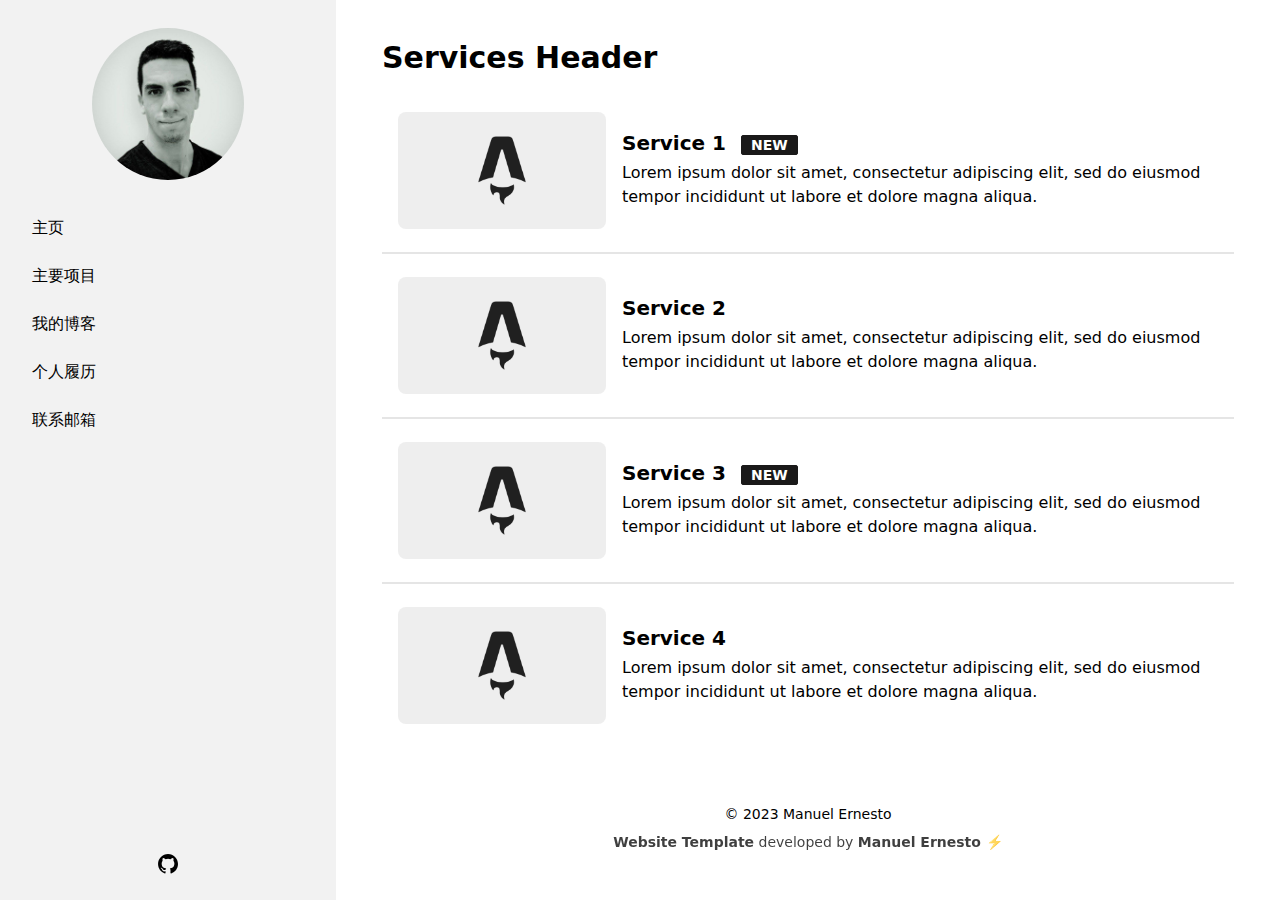
<file: services/index.html>
<!DOCTYPE html>
<html lang="en" data-theme="lofi">
  <head>
    <!-- Global Metadata --><meta charset="utf-8">
<meta name="viewport" content="width=device-width,initial-scale=1">
<link rel="icon" type="image/svg+xml" href="/favicon.svg">
<meta name="generator" content="Astro v2.0.10">

<!-- Primary Meta Tags -->
<title>Projects</title>
<meta name="title" content="Projects">
<meta name="description" content="Astro Modern Personal Website template with Project Section, CV Section, Paginated Blog, RSS Feed, SEO Friendly, Visual themes and Responsive Desing.">

<!-- Open Graph / Facebook -->
<meta property="og:type" content="website">
<meta property="og:url" content="https://astro-modern-personal-website.netlify.app/services/">
<meta property="og:title" content="Projects">
<meta property="og:description" content="Astro Modern Personal Website template with Project Section, CV Section, Paginated Blog, RSS Feed, SEO Friendly, Visual themes and Responsive Desing.">
<meta property="og:image" content="https://astro-modern-personal-website.netlify.app/social_img.png">

<!-- Twitter -->
<meta property="twitter:card" content="summary_large_image">
<meta property="twitter:url" content="https://astro-modern-personal-website.netlify.app/services/">
<meta property="twitter:title" content="Projects">
<meta property="twitter:description" content="Astro Modern Personal Website template with Project Section, CV Section, Paginated Blog, RSS Feed, SEO Friendly, Visual themes and Responsive Desing.">
<meta property="twitter:image" content="https://astro-modern-personal-website.netlify.app/social_img.png">
  <link rel="stylesheet" href="/_astro/_...page_.318eadfc.css" />
<link rel="stylesheet" href="/_astro/_slug_.2f2bac13.css" /></head>
  <body>
    <div class="bg-base-100 drawer drawer-mobile">
      <input id="my-drawer" type="checkbox" class="drawer-toggle">
      <div class="drawer-content flex flex-col bg-base-100">
        <div class="sticky lg:hidden top-0 z-30 flex h-16 w-full justify-center bg-opacity-90 backdrop-blur transition-all duration-100 bg-base-100 text-base-content shadow-sm">
  <div class="navbar">
    <div class="navbar-start">
      <label for="my-drawer" class="btn btn-square btn-ghost">
        <svg xmlns="http://www.w3.org/2000/svg" fill="none" viewBox="0 0 24 24" class="inline-block w-5 h-5 stroke-current"><path stroke-linecap="round" stroke-linejoin="round" stroke-width="2" d="M4 6h16M4 12h16M4 18h16"></path>
        </svg>
      </label>
    </div>
    <div class="navbar-center">
      <a class="btn btn-ghost normal-case text-xl" href="/">Manuel Ernesto ⚡️</a>
    </div>
    <div class="navbar-end"></div>
  </div>
</div>
        <div class="md:flex md:justify-center">
          <main class="p-6 pt-10 max-w-[900px]">
            <div>
    <div class="text-3xl w-full font-bold mb-5">Services Header</div>
  </div><div class="rounded-lg bg-base-100 hover:shadow-xl transition ease-in-out hover:scale-[102%]">
  <a href="#" target="_blank">
    <div class="hero-content flex-col md:flex-row">
      <img src="/post_img.webp" alt="Service 1" class="max-w-full md:max-w-[13rem] rounded-lg">
      <div class="grow w-full">
        <h1 class="text-xl font-bold">
          Service 1
          <div class="badge badge-secondary mx-2">NEW</div>
        </h1>
        <p class="py-1 text-1xl">Lorem ipsum dolor sit amet, consectetur adipiscing elit, sed do eiusmod tempor incididunt ut labore et dolore magna aliqua.</p>
        <div class="card-actions justify-end">
          
        </div>
      </div>
    </div>
  </a>
</div><div class="divider my-0"></div><div class="rounded-lg bg-base-100 hover:shadow-xl transition ease-in-out hover:scale-[102%]">
  <a href="#" target="_blank">
    <div class="hero-content flex-col md:flex-row">
      <img src="/post_img.webp" alt="Service 2" class="max-w-full md:max-w-[13rem] rounded-lg">
      <div class="grow w-full">
        <h1 class="text-xl font-bold">
          Service 2
          
        </h1>
        <p class="py-1 text-1xl">Lorem ipsum dolor sit amet, consectetur adipiscing elit, sed do eiusmod tempor incididunt ut labore et dolore magna aliqua.</p>
        <div class="card-actions justify-end">
          
        </div>
      </div>
    </div>
  </a>
</div><div class="divider my-0"></div><div class="rounded-lg bg-base-100 hover:shadow-xl transition ease-in-out hover:scale-[102%]">
  <a href="#" target="_blank">
    <div class="hero-content flex-col md:flex-row">
      <img src="/post_img.webp" alt="Service 3" class="max-w-full md:max-w-[13rem] rounded-lg">
      <div class="grow w-full">
        <h1 class="text-xl font-bold">
          Service 3
          <div class="badge badge-secondary mx-2">NEW</div>
        </h1>
        <p class="py-1 text-1xl">Lorem ipsum dolor sit amet, consectetur adipiscing elit, sed do eiusmod tempor incididunt ut labore et dolore magna aliqua.</p>
        <div class="card-actions justify-end">
          
        </div>
      </div>
    </div>
  </a>
</div><div class="divider my-0"></div><div class="rounded-lg bg-base-100 hover:shadow-xl transition ease-in-out hover:scale-[102%]">
  <a href="#" target="_blank">
    <div class="hero-content flex-col md:flex-row">
      <img src="/post_img.webp" alt="Service 4" class="max-w-full md:max-w-[13rem] rounded-lg">
      <div class="grow w-full">
        <h1 class="text-xl font-bold">
          Service 4
          
        </h1>
        <p class="py-1 text-1xl">Lorem ipsum dolor sit amet, consectetur adipiscing elit, sed do eiusmod tempor incididunt ut labore et dolore magna aliqua.</p>
        <div class="card-actions justify-end">
          
        </div>
      </div>
    </div>
  </a>
</div>
          </main>
        </div>
        <footer class="footer footer-center block mb-5 pt-10">
  <div class="pb-2">
    &copy; 2023 Manuel Ernesto
  </div>
  <div class="inline opacity-75">
    <!-- Thanks for using this template. Please keep this line to support my work :) -->
    <a href="https://astro-modern-personal-website.netlify.app/" target="_blank" class="font-bold">Website Template</a> developed by
    <a href="https://manuelernestog.github.io" target="_blank" class="font-bold">Manuel Ernesto ⚡️</a>
  </div>
</footer>
      </div>
      <div class="drawer-side bg-base-200">
  <label for="my-drawer" class="drawer-overlay bg-base-200"></label>
  <div class="menu flex flex-col flex-nowrap p-4 overflow-y-auto w-[21rem] bg-base-200 text-base-content">
    <div class="w-fit">
      <a href="/">
        <div class="avatar transition ease-in-out w-1/2 hover:scale-[102%] block m-auto mt-3 mb-6">
          <div>
            <img class="mask mask-circle" src="/profile.jpg" alt="profile image">
          </div>
        </div>
      </a>
    </div>
    <ul class="grow shrink">
      <!-- Sidebar content here -->
      <li><a href="/">主页</a></li>
      <li><a href="/projects">主要项目</a></li>
      <!-- <li><a href="/services">Services</a></li>
      <li><a href="/store">Store</a></li> -->
      <li><a href="/blog/">我的博客</a></li>
      <li><a href="/cv">个人履历</a></li>
      <li><a href="mailto:13928412827@163.com">联系邮箱</a></li>
    </ul>
    <div class="social-icons px-4 my-2 flex self-center">
      <!-- <a href="https://manuelernestog.github.io/paylink/" target="_blank" class="mx-3" aria-label="Support my work" title="Support my work">
        <svg
          xmlns="http://www.w3.org/2000/svg"
          width="24"
          height="24"
          viewBox="0 0 24 24"
          style="fill: currentColor;transform: ;msFilter:;"
          ><path
            fill-rule="evenodd"
            clip-rule="evenodd"
            d="M5 2h2v3H5zm4 0h2v3H9zm4 0h2v3h-2zm6 7h-2V7H3v11c0 1.654 1.346 3 3 3h8c1.654 0 3-1.346 3-3h2c1.103 0 2-.897 2-2v-5c0-1.103-.897-2-2-2zm-4 9a1 1 0 0 1-1 1H6a1 1 0 0 1-1-1V9h10v9zm2-2v-5h2l.002 5H17z"
          ></path></svg
        >
      </a> -->
      <a href="https://github.com/qiujianping-work" target="_blank" class="mx-3" aria-label="Github" title="Github">
        <svg xmlns="http://www.w3.org/2000/svg" width="24" height="24" viewBox="0 0 24 24" style="fill: currentColor;transform: ;msFilter:;"><path fill-rule="evenodd" clip-rule="evenodd" d="M12.026 2c-5.509 0-9.974 4.465-9.974 9.974 0 4.406 2.857 8.145 6.821 9.465.499.09.679-.217.679-.481 0-.237-.008-.865-.011-1.696-2.775.602-3.361-1.338-3.361-1.338-.452-1.152-1.107-1.459-1.107-1.459-.905-.619.069-.605.069-.605 1.002.07 1.527 1.028 1.527 1.028.89 1.524 2.336 1.084 2.902.829.091-.645.351-1.085.635-1.334-2.214-.251-4.542-1.107-4.542-4.93 0-1.087.389-1.979 1.024-2.675-.101-.253-.446-1.268.099-2.64 0 0 .837-.269 2.742 1.021a9.582 9.582 0 0 1 2.496-.336 9.554 9.554 0 0 1 2.496.336c1.906-1.291 2.742-1.021 2.742-1.021.545 1.372.203 2.387.099 2.64.64.696 1.024 1.587 1.024 2.675 0 3.833-2.33 4.675-4.552 4.922.355.308.675.916.675 1.846 0 1.334-.012 2.41-.012 2.737 0 .267.178.577.687.479C19.146 20.115 22 16.379 22 11.974 22 6.465 17.535 2 12.026 2z"></path>
        </svg>
      </a>
      <!-- <a href="https://twitter.com/manuelernestog" target="_blank" class="mx-3" aria-label="Twitter" title="Twitter">
        <svg
          xmlns="http://www.w3.org/2000/svg"
          width="24"
          height="24"
          viewBox="0 0 24 24"
          style="fill: currentColor;transform: ;msFilter:;"
          ><path
            d="M19.633 7.997c.013.175.013.349.013.523 0 5.325-4.053 11.461-11.46 11.461-2.282 0-4.402-.661-6.186-1.809.324.037.636.05.973.05a8.07 8.07 0 0 0 5.001-1.721 4.036 4.036 0 0 1-3.767-2.793c.249.037.499.062.761.062.361 0 .724-.05 1.061-.137a4.027 4.027 0 0 1-3.23-3.953v-.05c.537.299 1.16.486 1.82.511a4.022 4.022 0 0 1-1.796-3.354c0-.748.199-1.434.548-2.032a11.457 11.457 0 0 0 8.306 4.215c-.062-.3-.1-.611-.1-.923a4.026 4.026 0 0 1 4.028-4.028c1.16 0 2.207.486 2.943 1.272a7.957 7.957 0 0 0 2.556-.973 4.02 4.02 0 0 1-1.771 2.22 8.073 8.073 0 0 0 2.319-.624 8.645 8.645 0 0 1-2.019 2.083z"
          ></path>
        </svg>
      </a> -->
      <!-- <a href="https://www.linkedin.com/in/manuelernestogr" target="_blank" class="mx-3" aria-label="Linkedin" title="Linkedin">
        <svg
          xmlns="http://www.w3.org/2000/svg"
          width="24"
          height="24"
          viewBox="0 0 24 24"
          style="fill: currentColor;transform: ;msFilter:;"
          ><circle cx="4.983" cy="5.009" r="2.188"></circle><path
            d="M9.237 8.855v12.139h3.769v-6.003c0-1.584.298-3.118 2.262-3.118 1.937 0 1.961 1.811 1.961 3.218v5.904H21v-6.657c0-3.27-.704-5.783-4.526-5.783-1.835 0-3.065 1.007-3.568 1.96h-.051v-1.66H9.237zm-6.142 0H6.87v12.139H3.095z"
          ></path>
        </svg>
      </a> -->

      <!-- <a href="/rss.xml" target="_blank" class="mx-3" aria-label="RSS Feed" title="RSS Feed">
        <svg
          xmlns="http://www.w3.org/2000/svg"
          width="24"
          height="24"
          viewBox="0 0 24 24"
          style="fill: currentColor;transform: ;msFilter:;"
          ><path d="M19 20.001C19 11.729 12.271 5 4 5v2c7.168 0 13 5.832 13 13.001h2z"></path><path
            d="M12 20.001h2C14 14.486 9.514 10 4 10v2c4.411 0 8 3.589 8 8.001z"></path><circle cx="6" cy="18" r="2"></circle>
        </svg>
      </a> -->
    </div>
  </div>
</div>
    </div>
  </body></html>
</file>
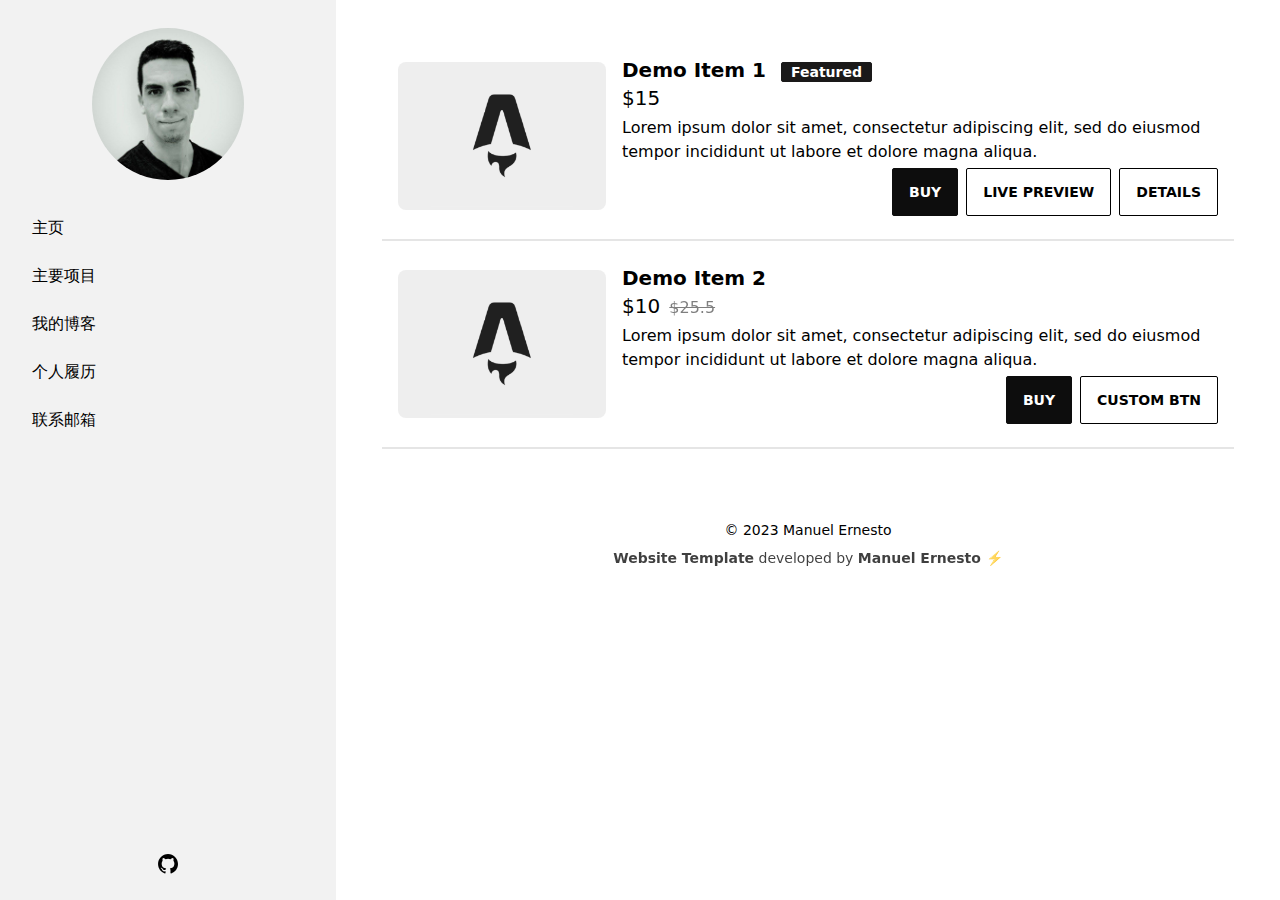
<file: store/index.html>
<!DOCTYPE html>
<html lang="en" data-theme="lofi">
  <head>
    <!-- Global Metadata --><meta charset="utf-8">
<meta name="viewport" content="width=device-width,initial-scale=1">
<link rel="icon" type="image/svg+xml" href="/favicon.svg">
<meta name="generator" content="Astro v2.0.10">

<!-- Primary Meta Tags -->
<title>Store</title>
<meta name="title" content="Store">
<meta name="description" content="Astro Modern Personal Website template with Project Section, CV Section, Paginated Blog, RSS Feed, SEO Friendly, Visual themes and Responsive Desing.">

<!-- Open Graph / Facebook -->
<meta property="og:type" content="website">
<meta property="og:url" content="https://astro-modern-personal-website.netlify.app/store/">
<meta property="og:title" content="Store">
<meta property="og:description" content="Astro Modern Personal Website template with Project Section, CV Section, Paginated Blog, RSS Feed, SEO Friendly, Visual themes and Responsive Desing.">
<meta property="og:image" content="https://astro-modern-personal-website.netlify.app/social_img.png">

<!-- Twitter -->
<meta property="twitter:card" content="summary_large_image">
<meta property="twitter:url" content="https://astro-modern-personal-website.netlify.app/store/">
<meta property="twitter:title" content="Store">
<meta property="twitter:description" content="Astro Modern Personal Website template with Project Section, CV Section, Paginated Blog, RSS Feed, SEO Friendly, Visual themes and Responsive Desing.">
<meta property="twitter:image" content="https://astro-modern-personal-website.netlify.app/social_img.png">
  <link rel="stylesheet" href="/_astro/_...page_.318eadfc.css" />
<link rel="stylesheet" href="/_astro/_slug_.2f2bac13.css" /></head>
  <body>
    <div class="bg-base-100 drawer drawer-mobile">
      <input id="my-drawer" type="checkbox" class="drawer-toggle">
      <div class="drawer-content flex flex-col bg-base-100">
        <div class="sticky lg:hidden top-0 z-30 flex h-16 w-full justify-center bg-opacity-90 backdrop-blur transition-all duration-100 bg-base-100 text-base-content shadow-sm">
  <div class="navbar">
    <div class="navbar-start">
      <label for="my-drawer" class="btn btn-square btn-ghost">
        <svg xmlns="http://www.w3.org/2000/svg" fill="none" viewBox="0 0 24 24" class="inline-block w-5 h-5 stroke-current"><path stroke-linecap="round" stroke-linejoin="round" stroke-width="2" d="M4 6h16M4 12h16M4 18h16"></path>
        </svg>
      </label>
    </div>
    <div class="navbar-center">
      <a class="btn btn-ghost normal-case text-xl" href="/">Manuel Ernesto ⚡️</a>
    </div>
    <div class="navbar-end"></div>
  </div>
</div>
        <div class="md:flex md:justify-center">
          <main class="p-6 pt-10 max-w-[900px]">
            <ul>
    <div class="rounded-lg bg-base-100 hover:shadow-xl transition ease-in-out hover:scale-[102%]">
  <div class="hero-content flex-col md:flex-row">
    <img src="/itemPreview.png" alt="Demo Item 1" class="max-w-full md:max-w-[13rem] rounded-lg">
    <div class="grow w-full p-5 md:p-0">
      <h1 class="text-xl font-bold">
        Demo Item 1
        <div class="badge badge-secondary mx-2">Featured</div>
      </h1>
      <div>
        <span class="text-xl mr-1"> $15</span>
        <span class="text-md opacity-50 line-through"></span>
      </div>
      <p class="py-1 text-1xl">Lorem ipsum dolor sit amet, consectetur adipiscing elit, sed do eiusmod tempor incididunt ut labore et dolore magna aliqua.</p>
      <div class="card-actions md:justify-end mt-3 md:mt-0 flex">
        <a class="btn btn-primary grow md:grow-0" href="https://checkouturl.com/" target="_blank">Buy</a>
        <a href="https://demourl.com/" target="_blank" class="btn btn-outline grow md:grow-0">
              Live Preview
            </a>
        <a href="/store/item1" class="btn btn-outline grow md:grow-0">
              Details
            </a>
      </div>
    </div>
  </div>
</div><div class="divider my-0"></div><div class="rounded-lg bg-base-100 hover:shadow-xl transition ease-in-out hover:scale-[102%]">
  <div class="hero-content flex-col md:flex-row">
    <img src="/itemPreview.png" alt="Demo Item 2" class="max-w-full md:max-w-[13rem] rounded-lg">
    <div class="grow w-full p-5 md:p-0">
      <h1 class="text-xl font-bold">
        Demo Item 2
        
      </h1>
      <div>
        <span class="text-xl mr-1"> $10</span>
        <span class="text-md opacity-50 line-through">$25.5</span>
      </div>
      <p class="py-1 text-1xl">Lorem ipsum dolor sit amet, consectetur adipiscing elit, sed do eiusmod tempor incididunt ut labore et dolore magna aliqua.</p>
      <div class="card-actions md:justify-end mt-3 md:mt-0 flex">
        <a class="btn btn-primary grow md:grow-0" href="https://checkouturl.com/" target="_blank">Buy</a>
        <a href="https://customurl.com/" target="_blank" class="btn btn-outline grow md:grow-0">
              Custom Btn
            </a>
        
      </div>
    </div>
  </div>
</div><div class="divider my-0"></div>
  </ul><div class="flex justify-between">
    <div></div>
    <div></div>
  </div>
          </main>
        </div>
        <footer class="footer footer-center block mb-5 pt-10">
  <div class="pb-2">
    &copy; 2023 Manuel Ernesto
  </div>
  <div class="inline opacity-75">
    <!-- Thanks for using this template. Please keep this line to support my work :) -->
    <a href="https://astro-modern-personal-website.netlify.app/" target="_blank" class="font-bold">Website Template</a> developed by
    <a href="https://manuelernestog.github.io" target="_blank" class="font-bold">Manuel Ernesto ⚡️</a>
  </div>
</footer>
      </div>
      <div class="drawer-side bg-base-200">
  <label for="my-drawer" class="drawer-overlay bg-base-200"></label>
  <div class="menu flex flex-col flex-nowrap p-4 overflow-y-auto w-[21rem] bg-base-200 text-base-content">
    <div class="w-fit">
      <a href="/">
        <div class="avatar transition ease-in-out w-1/2 hover:scale-[102%] block m-auto mt-3 mb-6">
          <div>
            <img class="mask mask-circle" src="/profile.jpg" alt="profile image">
          </div>
        </div>
      </a>
    </div>
    <ul class="grow shrink">
      <!-- Sidebar content here -->
      <li><a href="/">主页</a></li>
      <li><a href="/projects">主要项目</a></li>
      <!-- <li><a href="/services">Services</a></li>
      <li><a href="/store">Store</a></li> -->
      <li><a href="/blog/">我的博客</a></li>
      <li><a href="/cv">个人履历</a></li>
      <li><a href="mailto:13928412827@163.com">联系邮箱</a></li>
    </ul>
    <div class="social-icons px-4 my-2 flex self-center">
      <!-- <a href="https://manuelernestog.github.io/paylink/" target="_blank" class="mx-3" aria-label="Support my work" title="Support my work">
        <svg
          xmlns="http://www.w3.org/2000/svg"
          width="24"
          height="24"
          viewBox="0 0 24 24"
          style="fill: currentColor;transform: ;msFilter:;"
          ><path
            fill-rule="evenodd"
            clip-rule="evenodd"
            d="M5 2h2v3H5zm4 0h2v3H9zm4 0h2v3h-2zm6 7h-2V7H3v11c0 1.654 1.346 3 3 3h8c1.654 0 3-1.346 3-3h2c1.103 0 2-.897 2-2v-5c0-1.103-.897-2-2-2zm-4 9a1 1 0 0 1-1 1H6a1 1 0 0 1-1-1V9h10v9zm2-2v-5h2l.002 5H17z"
          ></path></svg
        >
      </a> -->
      <a href="https://github.com/qiujianping-work" target="_blank" class="mx-3" aria-label="Github" title="Github">
        <svg xmlns="http://www.w3.org/2000/svg" width="24" height="24" viewBox="0 0 24 24" style="fill: currentColor;transform: ;msFilter:;"><path fill-rule="evenodd" clip-rule="evenodd" d="M12.026 2c-5.509 0-9.974 4.465-9.974 9.974 0 4.406 2.857 8.145 6.821 9.465.499.09.679-.217.679-.481 0-.237-.008-.865-.011-1.696-2.775.602-3.361-1.338-3.361-1.338-.452-1.152-1.107-1.459-1.107-1.459-.905-.619.069-.605.069-.605 1.002.07 1.527 1.028 1.527 1.028.89 1.524 2.336 1.084 2.902.829.091-.645.351-1.085.635-1.334-2.214-.251-4.542-1.107-4.542-4.93 0-1.087.389-1.979 1.024-2.675-.101-.253-.446-1.268.099-2.64 0 0 .837-.269 2.742 1.021a9.582 9.582 0 0 1 2.496-.336 9.554 9.554 0 0 1 2.496.336c1.906-1.291 2.742-1.021 2.742-1.021.545 1.372.203 2.387.099 2.64.64.696 1.024 1.587 1.024 2.675 0 3.833-2.33 4.675-4.552 4.922.355.308.675.916.675 1.846 0 1.334-.012 2.41-.012 2.737 0 .267.178.577.687.479C19.146 20.115 22 16.379 22 11.974 22 6.465 17.535 2 12.026 2z"></path>
        </svg>
      </a>
      <!-- <a href="https://twitter.com/manuelernestog" target="_blank" class="mx-3" aria-label="Twitter" title="Twitter">
        <svg
          xmlns="http://www.w3.org/2000/svg"
          width="24"
          height="24"
          viewBox="0 0 24 24"
          style="fill: currentColor;transform: ;msFilter:;"
          ><path
            d="M19.633 7.997c.013.175.013.349.013.523 0 5.325-4.053 11.461-11.46 11.461-2.282 0-4.402-.661-6.186-1.809.324.037.636.05.973.05a8.07 8.07 0 0 0 5.001-1.721 4.036 4.036 0 0 1-3.767-2.793c.249.037.499.062.761.062.361 0 .724-.05 1.061-.137a4.027 4.027 0 0 1-3.23-3.953v-.05c.537.299 1.16.486 1.82.511a4.022 4.022 0 0 1-1.796-3.354c0-.748.199-1.434.548-2.032a11.457 11.457 0 0 0 8.306 4.215c-.062-.3-.1-.611-.1-.923a4.026 4.026 0 0 1 4.028-4.028c1.16 0 2.207.486 2.943 1.272a7.957 7.957 0 0 0 2.556-.973 4.02 4.02 0 0 1-1.771 2.22 8.073 8.073 0 0 0 2.319-.624 8.645 8.645 0 0 1-2.019 2.083z"
          ></path>
        </svg>
      </a> -->
      <!-- <a href="https://www.linkedin.com/in/manuelernestogr" target="_blank" class="mx-3" aria-label="Linkedin" title="Linkedin">
        <svg
          xmlns="http://www.w3.org/2000/svg"
          width="24"
          height="24"
          viewBox="0 0 24 24"
          style="fill: currentColor;transform: ;msFilter:;"
          ><circle cx="4.983" cy="5.009" r="2.188"></circle><path
            d="M9.237 8.855v12.139h3.769v-6.003c0-1.584.298-3.118 2.262-3.118 1.937 0 1.961 1.811 1.961 3.218v5.904H21v-6.657c0-3.27-.704-5.783-4.526-5.783-1.835 0-3.065 1.007-3.568 1.96h-.051v-1.66H9.237zm-6.142 0H6.87v12.139H3.095z"
          ></path>
        </svg>
      </a> -->

      <!-- <a href="/rss.xml" target="_blank" class="mx-3" aria-label="RSS Feed" title="RSS Feed">
        <svg
          xmlns="http://www.w3.org/2000/svg"
          width="24"
          height="24"
          viewBox="0 0 24 24"
          style="fill: currentColor;transform: ;msFilter:;"
          ><path d="M19 20.001C19 11.729 12.271 5 4 5v2c7.168 0 13 5.832 13 13.001h2z"></path><path
            d="M12 20.001h2C14 14.486 9.514 10 4 10v2c4.411 0 8 3.589 8 8.001z"></path><circle cx="6" cy="18" r="2"></circle>
        </svg>
      </a> -->
    </div>
  </div>
</div>
    </div>
  </body></html>
</file>
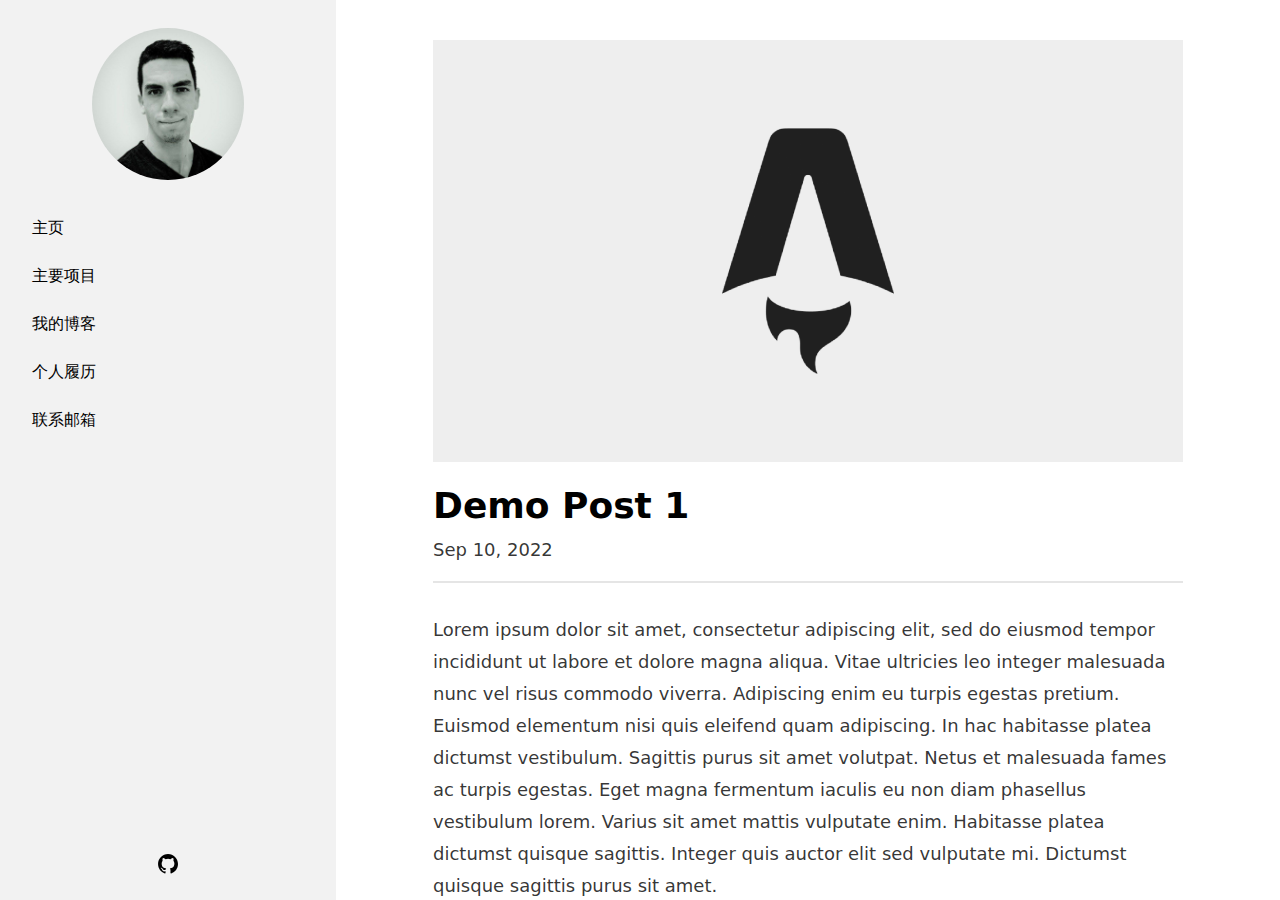
<file: blog/post1/index.html>
<!DOCTYPE html>
<html lang="en" data-theme="lofi">
  <head>
    <!-- Global Metadata --><meta charset="utf-8">
<meta name="viewport" content="width=device-width,initial-scale=1">
<link rel="icon" type="image/svg+xml" href="/favicon.svg">
<meta name="generator" content="Astro v2.0.10">

<!-- Primary Meta Tags -->
<title>Demo Post 1</title>
<meta name="title" content="Demo Post 1">
<meta name="description" content="Lorem ipsum dolor sit amet, consectetur adipiscing elit, sed do eiusmod tempor incididunt ut labore et dolore magna aliqua.">

<!-- Open Graph / Facebook -->
<meta property="og:type" content="website">
<meta property="og:url" content="https://astro-modern-personal-website.netlify.app/blog/post1/">
<meta property="og:title" content="Demo Post 1">
<meta property="og:description" content="Lorem ipsum dolor sit amet, consectetur adipiscing elit, sed do eiusmod tempor incididunt ut labore et dolore magna aliqua.">
<meta property="og:image" content="https://astro-modern-personal-website.netlify.app/post_img.webp">

<!-- Twitter -->
<meta property="twitter:card" content="summary_large_image">
<meta property="twitter:url" content="https://astro-modern-personal-website.netlify.app/blog/post1/">
<meta property="twitter:title" content="Demo Post 1">
<meta property="twitter:description" content="Lorem ipsum dolor sit amet, consectetur adipiscing elit, sed do eiusmod tempor incididunt ut labore et dolore magna aliqua.">
<meta property="twitter:image" content="https://astro-modern-personal-website.netlify.app/post_img.webp">
  <link rel="stylesheet" href="/_astro/_...page_.318eadfc.css" />
<link rel="stylesheet" href="/_astro/_slug_.2f2bac13.css" /></head>
  <body>
    <div class="bg-base-100 drawer drawer-mobile">
      <input id="my-drawer" type="checkbox" class="drawer-toggle">
      <div class="drawer-content flex flex-col bg-base-100">
        <div class="sticky lg:hidden top-0 z-30 flex h-16 w-full justify-center bg-opacity-90 backdrop-blur transition-all duration-100 bg-base-100 text-base-content shadow-sm">
  <div class="navbar">
    <div class="navbar-start">
      <label for="my-drawer" class="btn btn-square btn-ghost">
        <svg xmlns="http://www.w3.org/2000/svg" fill="none" viewBox="0 0 24 24" class="inline-block w-5 h-5 stroke-current"><path stroke-linecap="round" stroke-linejoin="round" stroke-width="2" d="M4 6h16M4 12h16M4 18h16"></path>
        </svg>
      </label>
    </div>
    <div class="navbar-center">
      <a class="btn btn-ghost normal-case text-xl" href="/">Manuel Ernesto ⚡️</a>
    </div>
    <div class="navbar-end"></div>
  </div>
</div>
        <div class="md:flex md:justify-center">
          <main class="p-6 pt-10 max-w-[900px]">
            <main class="md:flex md:justify-center">
    <article class="prose prose-lg max-w-[750px] prose-img:mx-auto">
      <img src="/post_img.webp" alt="Demo Post 1" class="w-full mb-6">
      <h1 class="title my-2 text-4xl font-bold">Demo Post 1</h1>
      <time>Sep 10, 2022</time>
      
      <div class="divider my-2"></div>
      <p>Lorem ipsum dolor sit amet, consectetur adipiscing elit, sed do eiusmod tempor incididunt ut labore et dolore magna aliqua. Vitae ultricies leo integer malesuada nunc vel risus commodo viverra. Adipiscing enim eu turpis egestas pretium. Euismod elementum nisi quis eleifend quam adipiscing. In hac habitasse platea dictumst vestibulum. Sagittis purus sit amet volutpat. Netus et malesuada fames ac turpis egestas. Eget magna fermentum iaculis eu non diam phasellus vestibulum lorem. Varius sit amet mattis vulputate enim. Habitasse platea dictumst quisque sagittis. Integer quis auctor elit sed vulputate mi. Dictumst quisque sagittis purus sit amet.</p>
<p>Morbi tristique senectus et netus. Id semper risus in hendrerit gravida rutrum quisque non tellus. Habitasse platea dictumst quisque sagittis purus sit amet. Tellus molestie nunc non blandit massa. Cursus vitae congue mauris rhoncus. Accumsan tortor posuere ac ut. Fringilla urna porttitor rhoncus dolor. Elit ullamcorper dignissim cras tincidunt lobortis. In cursus turpis massa tincidunt dui ut ornare lectus. Integer feugiat scelerisque varius morbi enim nunc. Bibendum neque egestas congue quisque egestas diam. Cras ornare arcu dui vivamus arcu felis bibendum. Dignissim suspendisse in est ante in nibh mauris. Sed tempus urna et pharetra pharetra massa massa ultricies mi.</p>
<p>Mollis nunc sed id semper risus in. Convallis a cras semper auctor neque. Diam sit amet nisl suscipit. Lacus viverra vitae congue eu consequat ac felis donec. Egestas integer eget aliquet nibh praesent tristique magna sit amet. Eget magna fermentum iaculis eu non diam. In vitae turpis massa sed elementum. Tristique et egestas quis ipsum suspendisse ultrices. Eget lorem dolor sed viverra ipsum. Vel turpis nunc eget lorem dolor sed viverra. Posuere ac ut consequat semper viverra nam. Laoreet suspendisse interdum consectetur libero id faucibus. Diam phasellus vestibulum lorem sed risus ultricies tristique. Rhoncus dolor purus non enim praesent elementum facilisis. Ultrices tincidunt arcu non sodales neque. Tempus egestas sed sed risus pretium quam vulputate. Viverra suspendisse potenti nullam ac tortor vitae purus faucibus ornare. Fringilla urna porttitor rhoncus dolor purus non. Amet dictum sit amet justo donec enim.</p>
<p>Mattis ullamcorper velit sed ullamcorper morbi tincidunt. Tortor posuere ac ut consequat semper viverra. Tellus mauris a diam maecenas sed enim ut sem viverra. Venenatis urna cursus eget nunc scelerisque viverra mauris in. Arcu ac tortor dignissim convallis aenean et tortor at. Curabitur gravida arcu ac tortor dignissim convallis aenean et tortor. Egestas tellus rutrum tellus pellentesque eu. Fusce ut placerat orci nulla pellentesque dignissim enim sit amet. Ut enim blandit volutpat maecenas volutpat blandit aliquam etiam. Id donec ultrices tincidunt arcu. Id cursus metus aliquam eleifend mi.</p>
<p>Tempus quam pellentesque nec nam aliquam sem. Risus at ultrices mi tempus imperdiet. Id porta nibh venenatis cras sed felis eget velit. Ipsum a arcu cursus vitae. Facilisis magna etiam tempor orci eu lobortis elementum. Tincidunt dui ut ornare lectus sit. Quisque non tellus orci ac. Blandit libero volutpat sed cras. Nec tincidunt praesent semper feugiat nibh sed pulvinar proin gravida. Egestas integer eget aliquet nibh praesent tristique magna.</p>
    </article>
  </main>
          </main>
        </div>
        <footer class="footer footer-center block mb-5 pt-10">
  <div class="pb-2">
    &copy; 2023 Manuel Ernesto
  </div>
  <div class="inline opacity-75">
    <!-- Thanks for using this template. Please keep this line to support my work :) -->
    <a href="https://astro-modern-personal-website.netlify.app/" target="_blank" class="font-bold">Website Template</a> developed by
    <a href="https://manuelernestog.github.io" target="_blank" class="font-bold">Manuel Ernesto ⚡️</a>
  </div>
</footer>
      </div>
      <div class="drawer-side bg-base-200">
  <label for="my-drawer" class="drawer-overlay bg-base-200"></label>
  <div class="menu flex flex-col flex-nowrap p-4 overflow-y-auto w-[21rem] bg-base-200 text-base-content">
    <div class="w-fit">
      <a href="/">
        <div class="avatar transition ease-in-out w-1/2 hover:scale-[102%] block m-auto mt-3 mb-6">
          <div>
            <img class="mask mask-circle" src="/profile.jpg" alt="profile image">
          </div>
        </div>
      </a>
    </div>
    <ul class="grow shrink">
      <!-- Sidebar content here -->
      <li><a href="/">主页</a></li>
      <li><a href="/projects">主要项目</a></li>
      <!-- <li><a href="/services">Services</a></li>
      <li><a href="/store">Store</a></li> -->
      <li><a href="/blog/">我的博客</a></li>
      <li><a href="/cv">个人履历</a></li>
      <li><a href="mailto:13928412827@163.com">联系邮箱</a></li>
    </ul>
    <div class="social-icons px-4 my-2 flex self-center">
      <!-- <a href="https://manuelernestog.github.io/paylink/" target="_blank" class="mx-3" aria-label="Support my work" title="Support my work">
        <svg
          xmlns="http://www.w3.org/2000/svg"
          width="24"
          height="24"
          viewBox="0 0 24 24"
          style="fill: currentColor;transform: ;msFilter:;"
          ><path
            fill-rule="evenodd"
            clip-rule="evenodd"
            d="M5 2h2v3H5zm4 0h2v3H9zm4 0h2v3h-2zm6 7h-2V7H3v11c0 1.654 1.346 3 3 3h8c1.654 0 3-1.346 3-3h2c1.103 0 2-.897 2-2v-5c0-1.103-.897-2-2-2zm-4 9a1 1 0 0 1-1 1H6a1 1 0 0 1-1-1V9h10v9zm2-2v-5h2l.002 5H17z"
          ></path></svg
        >
      </a> -->
      <a href="https://github.com/qiujianping-work" target="_blank" class="mx-3" aria-label="Github" title="Github">
        <svg xmlns="http://www.w3.org/2000/svg" width="24" height="24" viewBox="0 0 24 24" style="fill: currentColor;transform: ;msFilter:;"><path fill-rule="evenodd" clip-rule="evenodd" d="M12.026 2c-5.509 0-9.974 4.465-9.974 9.974 0 4.406 2.857 8.145 6.821 9.465.499.09.679-.217.679-.481 0-.237-.008-.865-.011-1.696-2.775.602-3.361-1.338-3.361-1.338-.452-1.152-1.107-1.459-1.107-1.459-.905-.619.069-.605.069-.605 1.002.07 1.527 1.028 1.527 1.028.89 1.524 2.336 1.084 2.902.829.091-.645.351-1.085.635-1.334-2.214-.251-4.542-1.107-4.542-4.93 0-1.087.389-1.979 1.024-2.675-.101-.253-.446-1.268.099-2.64 0 0 .837-.269 2.742 1.021a9.582 9.582 0 0 1 2.496-.336 9.554 9.554 0 0 1 2.496.336c1.906-1.291 2.742-1.021 2.742-1.021.545 1.372.203 2.387.099 2.64.64.696 1.024 1.587 1.024 2.675 0 3.833-2.33 4.675-4.552 4.922.355.308.675.916.675 1.846 0 1.334-.012 2.41-.012 2.737 0 .267.178.577.687.479C19.146 20.115 22 16.379 22 11.974 22 6.465 17.535 2 12.026 2z"></path>
        </svg>
      </a>
      <!-- <a href="https://twitter.com/manuelernestog" target="_blank" class="mx-3" aria-label="Twitter" title="Twitter">
        <svg
          xmlns="http://www.w3.org/2000/svg"
          width="24"
          height="24"
          viewBox="0 0 24 24"
          style="fill: currentColor;transform: ;msFilter:;"
          ><path
            d="M19.633 7.997c.013.175.013.349.013.523 0 5.325-4.053 11.461-11.46 11.461-2.282 0-4.402-.661-6.186-1.809.324.037.636.05.973.05a8.07 8.07 0 0 0 5.001-1.721 4.036 4.036 0 0 1-3.767-2.793c.249.037.499.062.761.062.361 0 .724-.05 1.061-.137a4.027 4.027 0 0 1-3.23-3.953v-.05c.537.299 1.16.486 1.82.511a4.022 4.022 0 0 1-1.796-3.354c0-.748.199-1.434.548-2.032a11.457 11.457 0 0 0 8.306 4.215c-.062-.3-.1-.611-.1-.923a4.026 4.026 0 0 1 4.028-4.028c1.16 0 2.207.486 2.943 1.272a7.957 7.957 0 0 0 2.556-.973 4.02 4.02 0 0 1-1.771 2.22 8.073 8.073 0 0 0 2.319-.624 8.645 8.645 0 0 1-2.019 2.083z"
          ></path>
        </svg>
      </a> -->
      <!-- <a href="https://www.linkedin.com/in/manuelernestogr" target="_blank" class="mx-3" aria-label="Linkedin" title="Linkedin">
        <svg
          xmlns="http://www.w3.org/2000/svg"
          width="24"
          height="24"
          viewBox="0 0 24 24"
          style="fill: currentColor;transform: ;msFilter:;"
          ><circle cx="4.983" cy="5.009" r="2.188"></circle><path
            d="M9.237 8.855v12.139h3.769v-6.003c0-1.584.298-3.118 2.262-3.118 1.937 0 1.961 1.811 1.961 3.218v5.904H21v-6.657c0-3.27-.704-5.783-4.526-5.783-1.835 0-3.065 1.007-3.568 1.96h-.051v-1.66H9.237zm-6.142 0H6.87v12.139H3.095z"
          ></path>
        </svg>
      </a> -->

      <!-- <a href="/rss.xml" target="_blank" class="mx-3" aria-label="RSS Feed" title="RSS Feed">
        <svg
          xmlns="http://www.w3.org/2000/svg"
          width="24"
          height="24"
          viewBox="0 0 24 24"
          style="fill: currentColor;transform: ;msFilter:;"
          ><path d="M19 20.001C19 11.729 12.271 5 4 5v2c7.168 0 13 5.832 13 13.001h2z"></path><path
            d="M12 20.001h2C14 14.486 9.514 10 4 10v2c4.411 0 8 3.589 8 8.001z"></path><circle cx="6" cy="18" r="2"></circle>
        </svg>
      </a> -->
    </div>
  </div>
</div>
    </div>
  </body></html>
</file>
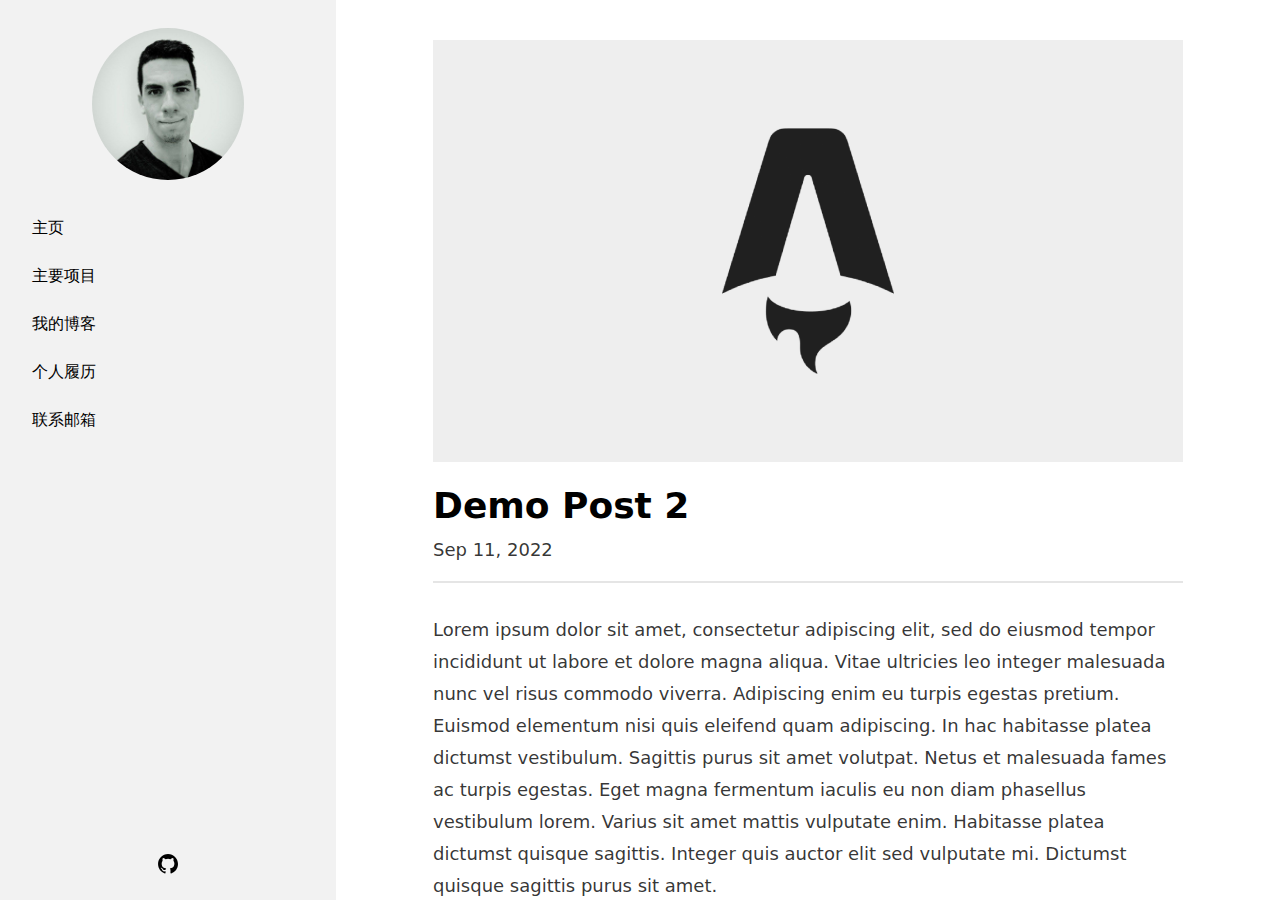
<file: blog/post2/index.html>
<!DOCTYPE html>
<html lang="en" data-theme="lofi">
  <head>
    <!-- Global Metadata --><meta charset="utf-8">
<meta name="viewport" content="width=device-width,initial-scale=1">
<link rel="icon" type="image/svg+xml" href="/favicon.svg">
<meta name="generator" content="Astro v2.0.10">

<!-- Primary Meta Tags -->
<title>Demo Post 2</title>
<meta name="title" content="Demo Post 2">
<meta name="description" content="Lorem ipsum dolor sit amet, consectetur adipiscing elit, sed do eiusmod tempor incididunt ut labore et dolore magna aliqua.">

<!-- Open Graph / Facebook -->
<meta property="og:type" content="website">
<meta property="og:url" content="https://astro-modern-personal-website.netlify.app/blog/post2/">
<meta property="og:title" content="Demo Post 2">
<meta property="og:description" content="Lorem ipsum dolor sit amet, consectetur adipiscing elit, sed do eiusmod tempor incididunt ut labore et dolore magna aliqua.">
<meta property="og:image" content="https://astro-modern-personal-website.netlify.app/post_img.webp">

<!-- Twitter -->
<meta property="twitter:card" content="summary_large_image">
<meta property="twitter:url" content="https://astro-modern-personal-website.netlify.app/blog/post2/">
<meta property="twitter:title" content="Demo Post 2">
<meta property="twitter:description" content="Lorem ipsum dolor sit amet, consectetur adipiscing elit, sed do eiusmod tempor incididunt ut labore et dolore magna aliqua.">
<meta property="twitter:image" content="https://astro-modern-personal-website.netlify.app/post_img.webp">
  <link rel="stylesheet" href="/_astro/_...page_.318eadfc.css" />
<link rel="stylesheet" href="/_astro/_slug_.2f2bac13.css" /></head>
  <body>
    <div class="bg-base-100 drawer drawer-mobile">
      <input id="my-drawer" type="checkbox" class="drawer-toggle">
      <div class="drawer-content flex flex-col bg-base-100">
        <div class="sticky lg:hidden top-0 z-30 flex h-16 w-full justify-center bg-opacity-90 backdrop-blur transition-all duration-100 bg-base-100 text-base-content shadow-sm">
  <div class="navbar">
    <div class="navbar-start">
      <label for="my-drawer" class="btn btn-square btn-ghost">
        <svg xmlns="http://www.w3.org/2000/svg" fill="none" viewBox="0 0 24 24" class="inline-block w-5 h-5 stroke-current"><path stroke-linecap="round" stroke-linejoin="round" stroke-width="2" d="M4 6h16M4 12h16M4 18h16"></path>
        </svg>
      </label>
    </div>
    <div class="navbar-center">
      <a class="btn btn-ghost normal-case text-xl" href="/">Manuel Ernesto ⚡️</a>
    </div>
    <div class="navbar-end"></div>
  </div>
</div>
        <div class="md:flex md:justify-center">
          <main class="p-6 pt-10 max-w-[900px]">
            <main class="md:flex md:justify-center">
    <article class="prose prose-lg max-w-[750px] prose-img:mx-auto">
      <img src="/post_img.webp" alt="Demo Post 2" class="w-full mb-6">
      <h1 class="title my-2 text-4xl font-bold">Demo Post 2</h1>
      <time>Sep 11, 2022</time>
      
      <div class="divider my-2"></div>
      <p>Lorem ipsum dolor sit amet, consectetur adipiscing elit, sed do eiusmod tempor incididunt ut labore et dolore magna aliqua. Vitae ultricies leo integer malesuada nunc vel risus commodo viverra. Adipiscing enim eu turpis egestas pretium. Euismod elementum nisi quis eleifend quam adipiscing. In hac habitasse platea dictumst vestibulum. Sagittis purus sit amet volutpat. Netus et malesuada fames ac turpis egestas. Eget magna fermentum iaculis eu non diam phasellus vestibulum lorem. Varius sit amet mattis vulputate enim. Habitasse platea dictumst quisque sagittis. Integer quis auctor elit sed vulputate mi. Dictumst quisque sagittis purus sit amet.</p>
<p>Morbi tristique senectus et netus. Id semper risus in hendrerit gravida rutrum quisque non tellus. Habitasse platea dictumst quisque sagittis purus sit amet. Tellus molestie nunc non blandit massa. Cursus vitae congue mauris rhoncus. Accumsan tortor posuere ac ut. Fringilla urna porttitor rhoncus dolor. Elit ullamcorper dignissim cras tincidunt lobortis. In cursus turpis massa tincidunt dui ut ornare lectus. Integer feugiat scelerisque varius morbi enim nunc. Bibendum neque egestas congue quisque egestas diam. Cras ornare arcu dui vivamus arcu felis bibendum. Dignissim suspendisse in est ante in nibh mauris. Sed tempus urna et pharetra pharetra massa massa ultricies mi.</p>
<p>Mollis nunc sed id semper risus in. Convallis a cras semper auctor neque. Diam sit amet nisl suscipit. Lacus viverra vitae congue eu consequat ac felis donec. Egestas integer eget aliquet nibh praesent tristique magna sit amet. Eget magna fermentum iaculis eu non diam. In vitae turpis massa sed elementum. Tristique et egestas quis ipsum suspendisse ultrices. Eget lorem dolor sed viverra ipsum. Vel turpis nunc eget lorem dolor sed viverra. Posuere ac ut consequat semper viverra nam. Laoreet suspendisse interdum consectetur libero id faucibus. Diam phasellus vestibulum lorem sed risus ultricies tristique. Rhoncus dolor purus non enim praesent elementum facilisis. Ultrices tincidunt arcu non sodales neque. Tempus egestas sed sed risus pretium quam vulputate. Viverra suspendisse potenti nullam ac tortor vitae purus faucibus ornare. Fringilla urna porttitor rhoncus dolor purus non. Amet dictum sit amet justo donec enim.</p>
<p>Mattis ullamcorper velit sed ullamcorper morbi tincidunt. Tortor posuere ac ut consequat semper viverra. Tellus mauris a diam maecenas sed enim ut sem viverra. Venenatis urna cursus eget nunc scelerisque viverra mauris in. Arcu ac tortor dignissim convallis aenean et tortor at. Curabitur gravida arcu ac tortor dignissim convallis aenean et tortor. Egestas tellus rutrum tellus pellentesque eu. Fusce ut placerat orci nulla pellentesque dignissim enim sit amet. Ut enim blandit volutpat maecenas volutpat blandit aliquam etiam. Id donec ultrices tincidunt arcu. Id cursus metus aliquam eleifend mi.</p>
<p>Tempus quam pellentesque nec nam aliquam sem. Risus at ultrices mi tempus imperdiet. Id porta nibh venenatis cras sed felis eget velit. Ipsum a arcu cursus vitae. Facilisis magna etiam tempor orci eu lobortis elementum. Tincidunt dui ut ornare lectus sit. Quisque non tellus orci ac. Blandit libero volutpat sed cras. Nec tincidunt praesent semper feugiat nibh sed pulvinar proin gravida. Egestas integer eget aliquet nibh praesent tristique magna.</p>
    </article>
  </main>
          </main>
        </div>
        <footer class="footer footer-center block mb-5 pt-10">
  <div class="pb-2">
    &copy; 2023 Manuel Ernesto
  </div>
  <div class="inline opacity-75">
    <!-- Thanks for using this template. Please keep this line to support my work :) -->
    <a href="https://astro-modern-personal-website.netlify.app/" target="_blank" class="font-bold">Website Template</a> developed by
    <a href="https://manuelernestog.github.io" target="_blank" class="font-bold">Manuel Ernesto ⚡️</a>
  </div>
</footer>
      </div>
      <div class="drawer-side bg-base-200">
  <label for="my-drawer" class="drawer-overlay bg-base-200"></label>
  <div class="menu flex flex-col flex-nowrap p-4 overflow-y-auto w-[21rem] bg-base-200 text-base-content">
    <div class="w-fit">
      <a href="/">
        <div class="avatar transition ease-in-out w-1/2 hover:scale-[102%] block m-auto mt-3 mb-6">
          <div>
            <img class="mask mask-circle" src="/profile.jpg" alt="profile image">
          </div>
        </div>
      </a>
    </div>
    <ul class="grow shrink">
      <!-- Sidebar content here -->
      <li><a href="/">主页</a></li>
      <li><a href="/projects">主要项目</a></li>
      <!-- <li><a href="/services">Services</a></li>
      <li><a href="/store">Store</a></li> -->
      <li><a href="/blog/">我的博客</a></li>
      <li><a href="/cv">个人履历</a></li>
      <li><a href="mailto:13928412827@163.com">联系邮箱</a></li>
    </ul>
    <div class="social-icons px-4 my-2 flex self-center">
      <!-- <a href="https://manuelernestog.github.io/paylink/" target="_blank" class="mx-3" aria-label="Support my work" title="Support my work">
        <svg
          xmlns="http://www.w3.org/2000/svg"
          width="24"
          height="24"
          viewBox="0 0 24 24"
          style="fill: currentColor;transform: ;msFilter:;"
          ><path
            fill-rule="evenodd"
            clip-rule="evenodd"
            d="M5 2h2v3H5zm4 0h2v3H9zm4 0h2v3h-2zm6 7h-2V7H3v11c0 1.654 1.346 3 3 3h8c1.654 0 3-1.346 3-3h2c1.103 0 2-.897 2-2v-5c0-1.103-.897-2-2-2zm-4 9a1 1 0 0 1-1 1H6a1 1 0 0 1-1-1V9h10v9zm2-2v-5h2l.002 5H17z"
          ></path></svg
        >
      </a> -->
      <a href="https://github.com/qiujianping-work" target="_blank" class="mx-3" aria-label="Github" title="Github">
        <svg xmlns="http://www.w3.org/2000/svg" width="24" height="24" viewBox="0 0 24 24" style="fill: currentColor;transform: ;msFilter:;"><path fill-rule="evenodd" clip-rule="evenodd" d="M12.026 2c-5.509 0-9.974 4.465-9.974 9.974 0 4.406 2.857 8.145 6.821 9.465.499.09.679-.217.679-.481 0-.237-.008-.865-.011-1.696-2.775.602-3.361-1.338-3.361-1.338-.452-1.152-1.107-1.459-1.107-1.459-.905-.619.069-.605.069-.605 1.002.07 1.527 1.028 1.527 1.028.89 1.524 2.336 1.084 2.902.829.091-.645.351-1.085.635-1.334-2.214-.251-4.542-1.107-4.542-4.93 0-1.087.389-1.979 1.024-2.675-.101-.253-.446-1.268.099-2.64 0 0 .837-.269 2.742 1.021a9.582 9.582 0 0 1 2.496-.336 9.554 9.554 0 0 1 2.496.336c1.906-1.291 2.742-1.021 2.742-1.021.545 1.372.203 2.387.099 2.64.64.696 1.024 1.587 1.024 2.675 0 3.833-2.33 4.675-4.552 4.922.355.308.675.916.675 1.846 0 1.334-.012 2.41-.012 2.737 0 .267.178.577.687.479C19.146 20.115 22 16.379 22 11.974 22 6.465 17.535 2 12.026 2z"></path>
        </svg>
      </a>
      <!-- <a href="https://twitter.com/manuelernestog" target="_blank" class="mx-3" aria-label="Twitter" title="Twitter">
        <svg
          xmlns="http://www.w3.org/2000/svg"
          width="24"
          height="24"
          viewBox="0 0 24 24"
          style="fill: currentColor;transform: ;msFilter:;"
          ><path
            d="M19.633 7.997c.013.175.013.349.013.523 0 5.325-4.053 11.461-11.46 11.461-2.282 0-4.402-.661-6.186-1.809.324.037.636.05.973.05a8.07 8.07 0 0 0 5.001-1.721 4.036 4.036 0 0 1-3.767-2.793c.249.037.499.062.761.062.361 0 .724-.05 1.061-.137a4.027 4.027 0 0 1-3.23-3.953v-.05c.537.299 1.16.486 1.82.511a4.022 4.022 0 0 1-1.796-3.354c0-.748.199-1.434.548-2.032a11.457 11.457 0 0 0 8.306 4.215c-.062-.3-.1-.611-.1-.923a4.026 4.026 0 0 1 4.028-4.028c1.16 0 2.207.486 2.943 1.272a7.957 7.957 0 0 0 2.556-.973 4.02 4.02 0 0 1-1.771 2.22 8.073 8.073 0 0 0 2.319-.624 8.645 8.645 0 0 1-2.019 2.083z"
          ></path>
        </svg>
      </a> -->
      <!-- <a href="https://www.linkedin.com/in/manuelernestogr" target="_blank" class="mx-3" aria-label="Linkedin" title="Linkedin">
        <svg
          xmlns="http://www.w3.org/2000/svg"
          width="24"
          height="24"
          viewBox="0 0 24 24"
          style="fill: currentColor;transform: ;msFilter:;"
          ><circle cx="4.983" cy="5.009" r="2.188"></circle><path
            d="M9.237 8.855v12.139h3.769v-6.003c0-1.584.298-3.118 2.262-3.118 1.937 0 1.961 1.811 1.961 3.218v5.904H21v-6.657c0-3.27-.704-5.783-4.526-5.783-1.835 0-3.065 1.007-3.568 1.96h-.051v-1.66H9.237zm-6.142 0H6.87v12.139H3.095z"
          ></path>
        </svg>
      </a> -->

      <!-- <a href="/rss.xml" target="_blank" class="mx-3" aria-label="RSS Feed" title="RSS Feed">
        <svg
          xmlns="http://www.w3.org/2000/svg"
          width="24"
          height="24"
          viewBox="0 0 24 24"
          style="fill: currentColor;transform: ;msFilter:;"
          ><path d="M19 20.001C19 11.729 12.271 5 4 5v2c7.168 0 13 5.832 13 13.001h2z"></path><path
            d="M12 20.001h2C14 14.486 9.514 10 4 10v2c4.411 0 8 3.589 8 8.001z"></path><circle cx="6" cy="18" r="2"></circle>
        </svg>
      </a> -->
    </div>
  </div>
</div>
    </div>
  </body></html>
</file>
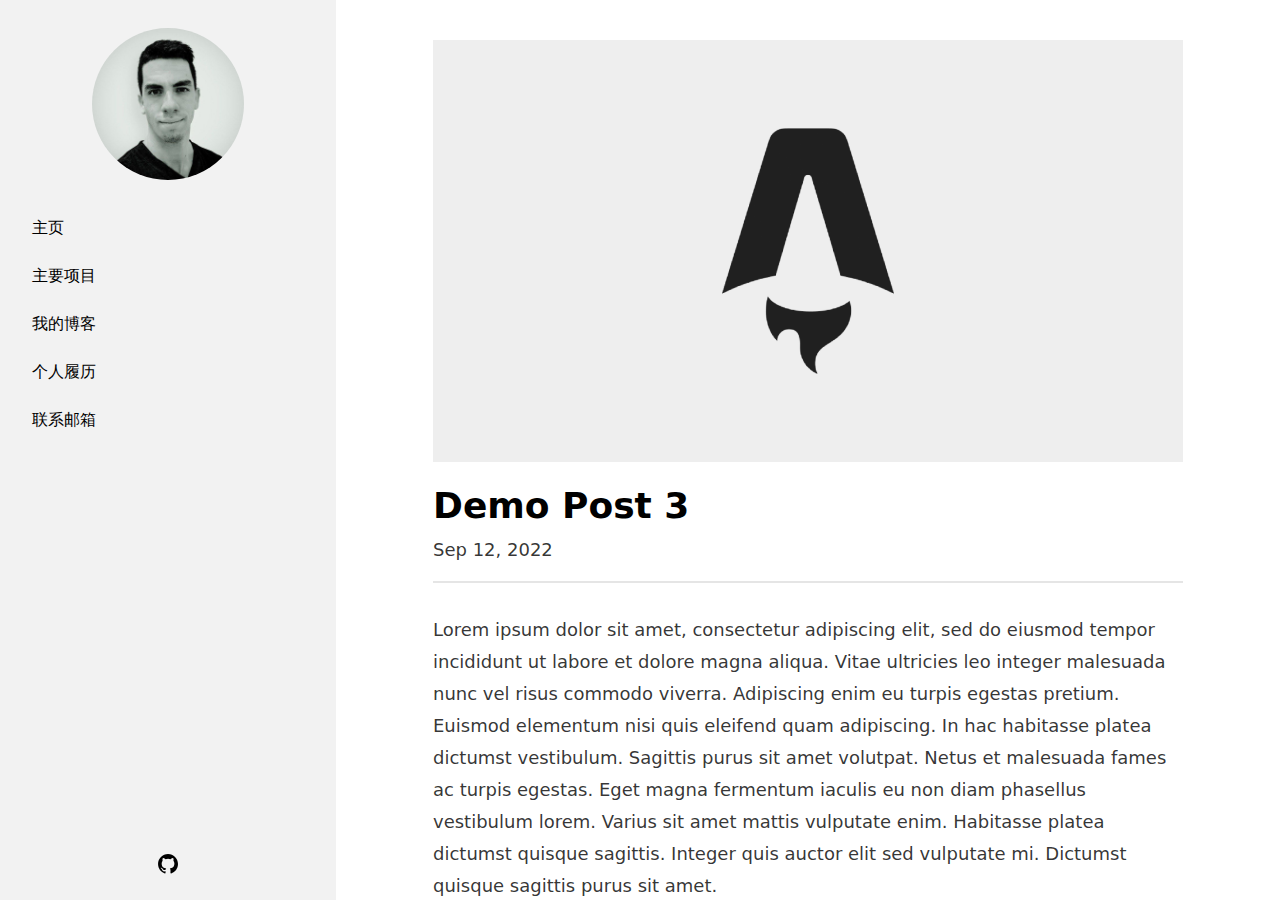
<file: blog/post3/index.html>
<!DOCTYPE html>
<html lang="en" data-theme="lofi">
  <head>
    <!-- Global Metadata --><meta charset="utf-8">
<meta name="viewport" content="width=device-width,initial-scale=1">
<link rel="icon" type="image/svg+xml" href="/favicon.svg">
<meta name="generator" content="Astro v2.0.10">

<!-- Primary Meta Tags -->
<title>Demo Post 3</title>
<meta name="title" content="Demo Post 3">
<meta name="description" content="Lorem ipsum dolor sit amet, consectetur adipiscing elit, sed do eiusmod tempor incididunt ut labore et dolore magna aliqua.">

<!-- Open Graph / Facebook -->
<meta property="og:type" content="website">
<meta property="og:url" content="https://astro-modern-personal-website.netlify.app/blog/post3/">
<meta property="og:title" content="Demo Post 3">
<meta property="og:description" content="Lorem ipsum dolor sit amet, consectetur adipiscing elit, sed do eiusmod tempor incididunt ut labore et dolore magna aliqua.">
<meta property="og:image" content="https://astro-modern-personal-website.netlify.app/post_img.webp">

<!-- Twitter -->
<meta property="twitter:card" content="summary_large_image">
<meta property="twitter:url" content="https://astro-modern-personal-website.netlify.app/blog/post3/">
<meta property="twitter:title" content="Demo Post 3">
<meta property="twitter:description" content="Lorem ipsum dolor sit amet, consectetur adipiscing elit, sed do eiusmod tempor incididunt ut labore et dolore magna aliqua.">
<meta property="twitter:image" content="https://astro-modern-personal-website.netlify.app/post_img.webp">
  <link rel="stylesheet" href="/_astro/_...page_.318eadfc.css" />
<link rel="stylesheet" href="/_astro/_slug_.2f2bac13.css" /></head>
  <body>
    <div class="bg-base-100 drawer drawer-mobile">
      <input id="my-drawer" type="checkbox" class="drawer-toggle">
      <div class="drawer-content flex flex-col bg-base-100">
        <div class="sticky lg:hidden top-0 z-30 flex h-16 w-full justify-center bg-opacity-90 backdrop-blur transition-all duration-100 bg-base-100 text-base-content shadow-sm">
  <div class="navbar">
    <div class="navbar-start">
      <label for="my-drawer" class="btn btn-square btn-ghost">
        <svg xmlns="http://www.w3.org/2000/svg" fill="none" viewBox="0 0 24 24" class="inline-block w-5 h-5 stroke-current"><path stroke-linecap="round" stroke-linejoin="round" stroke-width="2" d="M4 6h16M4 12h16M4 18h16"></path>
        </svg>
      </label>
    </div>
    <div class="navbar-center">
      <a class="btn btn-ghost normal-case text-xl" href="/">Manuel Ernesto ⚡️</a>
    </div>
    <div class="navbar-end"></div>
  </div>
</div>
        <div class="md:flex md:justify-center">
          <main class="p-6 pt-10 max-w-[900px]">
            <main class="md:flex md:justify-center">
    <article class="prose prose-lg max-w-[750px] prose-img:mx-auto">
      <img src="/post_img.webp" alt="Demo Post 3" class="w-full mb-6">
      <h1 class="title my-2 text-4xl font-bold">Demo Post 3</h1>
      <time>Sep 12, 2022</time>
      
      <div class="divider my-2"></div>
      <p>Lorem ipsum dolor sit amet, consectetur adipiscing elit, sed do eiusmod tempor incididunt ut labore et dolore magna aliqua. Vitae ultricies leo integer malesuada nunc vel risus commodo viverra. Adipiscing enim eu turpis egestas pretium. Euismod elementum nisi quis eleifend quam adipiscing. In hac habitasse platea dictumst vestibulum. Sagittis purus sit amet volutpat. Netus et malesuada fames ac turpis egestas. Eget magna fermentum iaculis eu non diam phasellus vestibulum lorem. Varius sit amet mattis vulputate enim. Habitasse platea dictumst quisque sagittis. Integer quis auctor elit sed vulputate mi. Dictumst quisque sagittis purus sit amet.</p>
<p>Morbi tristique senectus et netus. Id semper risus in hendrerit gravida rutrum quisque non tellus. Habitasse platea dictumst quisque sagittis purus sit amet. Tellus molestie nunc non blandit massa. Cursus vitae congue mauris rhoncus. Accumsan tortor posuere ac ut. Fringilla urna porttitor rhoncus dolor. Elit ullamcorper dignissim cras tincidunt lobortis. In cursus turpis massa tincidunt dui ut ornare lectus. Integer feugiat scelerisque varius morbi enim nunc. Bibendum neque egestas congue quisque egestas diam. Cras ornare arcu dui vivamus arcu felis bibendum. Dignissim suspendisse in est ante in nibh mauris. Sed tempus urna et pharetra pharetra massa massa ultricies mi.</p>
<p>Mollis nunc sed id semper risus in. Convallis a cras semper auctor neque. Diam sit amet nisl suscipit. Lacus viverra vitae congue eu consequat ac felis donec. Egestas integer eget aliquet nibh praesent tristique magna sit amet. Eget magna fermentum iaculis eu non diam. In vitae turpis massa sed elementum. Tristique et egestas quis ipsum suspendisse ultrices. Eget lorem dolor sed viverra ipsum. Vel turpis nunc eget lorem dolor sed viverra. Posuere ac ut consequat semper viverra nam. Laoreet suspendisse interdum consectetur libero id faucibus. Diam phasellus vestibulum lorem sed risus ultricies tristique. Rhoncus dolor purus non enim praesent elementum facilisis. Ultrices tincidunt arcu non sodales neque. Tempus egestas sed sed risus pretium quam vulputate. Viverra suspendisse potenti nullam ac tortor vitae purus faucibus ornare. Fringilla urna porttitor rhoncus dolor purus non. Amet dictum sit amet justo donec enim.</p>
<p>Mattis ullamcorper velit sed ullamcorper morbi tincidunt. Tortor posuere ac ut consequat semper viverra. Tellus mauris a diam maecenas sed enim ut sem viverra. Venenatis urna cursus eget nunc scelerisque viverra mauris in. Arcu ac tortor dignissim convallis aenean et tortor at. Curabitur gravida arcu ac tortor dignissim convallis aenean et tortor. Egestas tellus rutrum tellus pellentesque eu. Fusce ut placerat orci nulla pellentesque dignissim enim sit amet. Ut enim blandit volutpat maecenas volutpat blandit aliquam etiam. Id donec ultrices tincidunt arcu. Id cursus metus aliquam eleifend mi.</p>
<p>Tempus quam pellentesque nec nam aliquam sem. Risus at ultrices mi tempus imperdiet. Id porta nibh venenatis cras sed felis eget velit. Ipsum a arcu cursus vitae. Facilisis magna etiam tempor orci eu lobortis elementum. Tincidunt dui ut ornare lectus sit. Quisque non tellus orci ac. Blandit libero volutpat sed cras. Nec tincidunt praesent semper feugiat nibh sed pulvinar proin gravida. Egestas integer eget aliquet nibh praesent tristique magna.</p>
    </article>
  </main>
          </main>
        </div>
        <footer class="footer footer-center block mb-5 pt-10">
  <div class="pb-2">
    &copy; 2023 Manuel Ernesto
  </div>
  <div class="inline opacity-75">
    <!-- Thanks for using this template. Please keep this line to support my work :) -->
    <a href="https://astro-modern-personal-website.netlify.app/" target="_blank" class="font-bold">Website Template</a> developed by
    <a href="https://manuelernestog.github.io" target="_blank" class="font-bold">Manuel Ernesto ⚡️</a>
  </div>
</footer>
      </div>
      <div class="drawer-side bg-base-200">
  <label for="my-drawer" class="drawer-overlay bg-base-200"></label>
  <div class="menu flex flex-col flex-nowrap p-4 overflow-y-auto w-[21rem] bg-base-200 text-base-content">
    <div class="w-fit">
      <a href="/">
        <div class="avatar transition ease-in-out w-1/2 hover:scale-[102%] block m-auto mt-3 mb-6">
          <div>
            <img class="mask mask-circle" src="/profile.jpg" alt="profile image">
          </div>
        </div>
      </a>
    </div>
    <ul class="grow shrink">
      <!-- Sidebar content here -->
      <li><a href="/">主页</a></li>
      <li><a href="/projects">主要项目</a></li>
      <!-- <li><a href="/services">Services</a></li>
      <li><a href="/store">Store</a></li> -->
      <li><a href="/blog/">我的博客</a></li>
      <li><a href="/cv">个人履历</a></li>
      <li><a href="mailto:13928412827@163.com">联系邮箱</a></li>
    </ul>
    <div class="social-icons px-4 my-2 flex self-center">
      <!-- <a href="https://manuelernestog.github.io/paylink/" target="_blank" class="mx-3" aria-label="Support my work" title="Support my work">
        <svg
          xmlns="http://www.w3.org/2000/svg"
          width="24"
          height="24"
          viewBox="0 0 24 24"
          style="fill: currentColor;transform: ;msFilter:;"
          ><path
            fill-rule="evenodd"
            clip-rule="evenodd"
            d="M5 2h2v3H5zm4 0h2v3H9zm4 0h2v3h-2zm6 7h-2V7H3v11c0 1.654 1.346 3 3 3h8c1.654 0 3-1.346 3-3h2c1.103 0 2-.897 2-2v-5c0-1.103-.897-2-2-2zm-4 9a1 1 0 0 1-1 1H6a1 1 0 0 1-1-1V9h10v9zm2-2v-5h2l.002 5H17z"
          ></path></svg
        >
      </a> -->
      <a href="https://github.com/qiujianping-work" target="_blank" class="mx-3" aria-label="Github" title="Github">
        <svg xmlns="http://www.w3.org/2000/svg" width="24" height="24" viewBox="0 0 24 24" style="fill: currentColor;transform: ;msFilter:;"><path fill-rule="evenodd" clip-rule="evenodd" d="M12.026 2c-5.509 0-9.974 4.465-9.974 9.974 0 4.406 2.857 8.145 6.821 9.465.499.09.679-.217.679-.481 0-.237-.008-.865-.011-1.696-2.775.602-3.361-1.338-3.361-1.338-.452-1.152-1.107-1.459-1.107-1.459-.905-.619.069-.605.069-.605 1.002.07 1.527 1.028 1.527 1.028.89 1.524 2.336 1.084 2.902.829.091-.645.351-1.085.635-1.334-2.214-.251-4.542-1.107-4.542-4.93 0-1.087.389-1.979 1.024-2.675-.101-.253-.446-1.268.099-2.64 0 0 .837-.269 2.742 1.021a9.582 9.582 0 0 1 2.496-.336 9.554 9.554 0 0 1 2.496.336c1.906-1.291 2.742-1.021 2.742-1.021.545 1.372.203 2.387.099 2.64.64.696 1.024 1.587 1.024 2.675 0 3.833-2.33 4.675-4.552 4.922.355.308.675.916.675 1.846 0 1.334-.012 2.41-.012 2.737 0 .267.178.577.687.479C19.146 20.115 22 16.379 22 11.974 22 6.465 17.535 2 12.026 2z"></path>
        </svg>
      </a>
      <!-- <a href="https://twitter.com/manuelernestog" target="_blank" class="mx-3" aria-label="Twitter" title="Twitter">
        <svg
          xmlns="http://www.w3.org/2000/svg"
          width="24"
          height="24"
          viewBox="0 0 24 24"
          style="fill: currentColor;transform: ;msFilter:;"
          ><path
            d="M19.633 7.997c.013.175.013.349.013.523 0 5.325-4.053 11.461-11.46 11.461-2.282 0-4.402-.661-6.186-1.809.324.037.636.05.973.05a8.07 8.07 0 0 0 5.001-1.721 4.036 4.036 0 0 1-3.767-2.793c.249.037.499.062.761.062.361 0 .724-.05 1.061-.137a4.027 4.027 0 0 1-3.23-3.953v-.05c.537.299 1.16.486 1.82.511a4.022 4.022 0 0 1-1.796-3.354c0-.748.199-1.434.548-2.032a11.457 11.457 0 0 0 8.306 4.215c-.062-.3-.1-.611-.1-.923a4.026 4.026 0 0 1 4.028-4.028c1.16 0 2.207.486 2.943 1.272a7.957 7.957 0 0 0 2.556-.973 4.02 4.02 0 0 1-1.771 2.22 8.073 8.073 0 0 0 2.319-.624 8.645 8.645 0 0 1-2.019 2.083z"
          ></path>
        </svg>
      </a> -->
      <!-- <a href="https://www.linkedin.com/in/manuelernestogr" target="_blank" class="mx-3" aria-label="Linkedin" title="Linkedin">
        <svg
          xmlns="http://www.w3.org/2000/svg"
          width="24"
          height="24"
          viewBox="0 0 24 24"
          style="fill: currentColor;transform: ;msFilter:;"
          ><circle cx="4.983" cy="5.009" r="2.188"></circle><path
            d="M9.237 8.855v12.139h3.769v-6.003c0-1.584.298-3.118 2.262-3.118 1.937 0 1.961 1.811 1.961 3.218v5.904H21v-6.657c0-3.27-.704-5.783-4.526-5.783-1.835 0-3.065 1.007-3.568 1.96h-.051v-1.66H9.237zm-6.142 0H6.87v12.139H3.095z"
          ></path>
        </svg>
      </a> -->

      <!-- <a href="/rss.xml" target="_blank" class="mx-3" aria-label="RSS Feed" title="RSS Feed">
        <svg
          xmlns="http://www.w3.org/2000/svg"
          width="24"
          height="24"
          viewBox="0 0 24 24"
          style="fill: currentColor;transform: ;msFilter:;"
          ><path d="M19 20.001C19 11.729 12.271 5 4 5v2c7.168 0 13 5.832 13 13.001h2z"></path><path
            d="M12 20.001h2C14 14.486 9.514 10 4 10v2c4.411 0 8 3.589 8 8.001z"></path><circle cx="6" cy="18" r="2"></circle>
        </svg>
      </a> -->
    </div>
  </div>
</div>
    </div>
  </body></html>
</file>
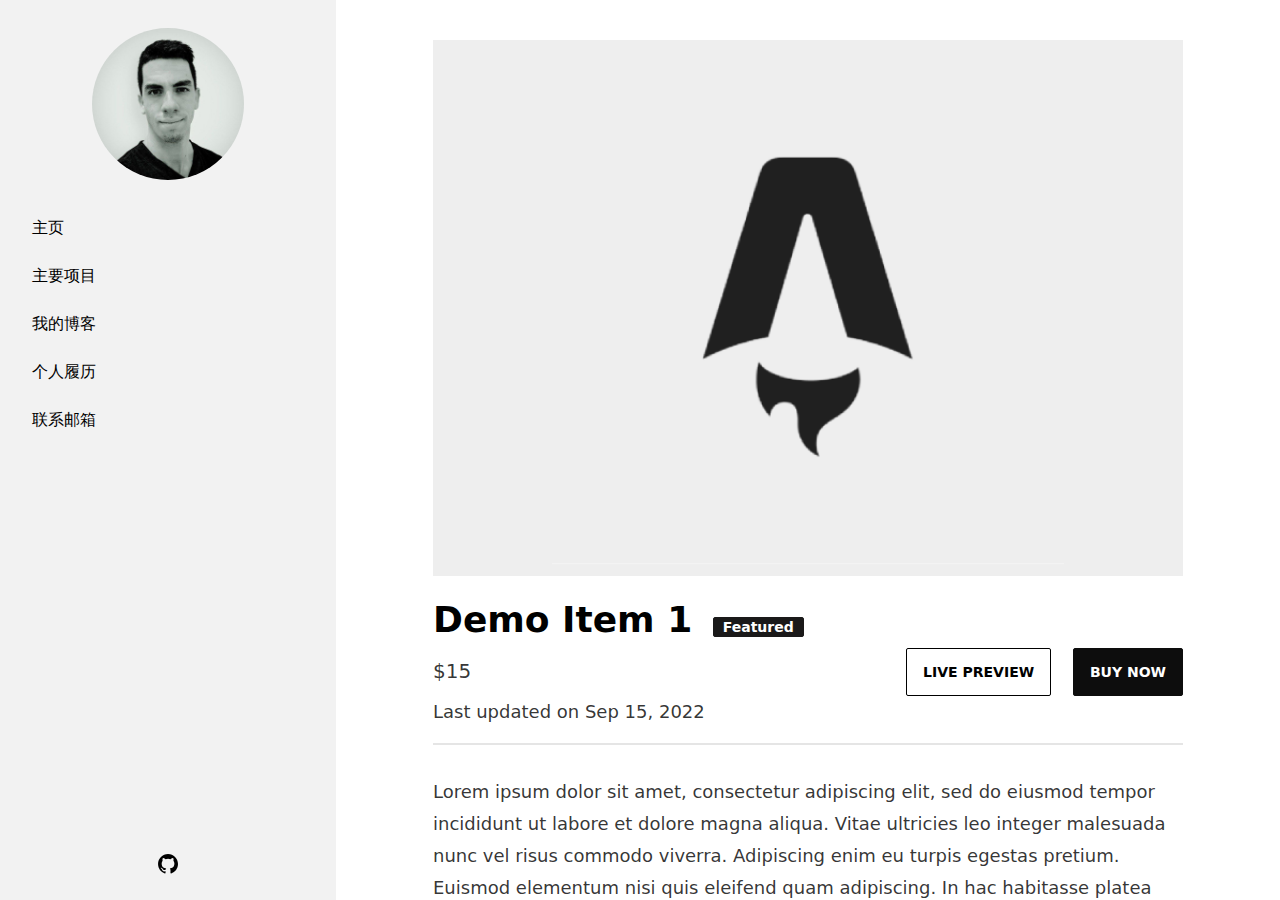
<file: store/item1/index.html>
<!DOCTYPE html>
<html lang="en" data-theme="lofi">
  <head>
    <!-- Global Metadata --><meta charset="utf-8">
<meta name="viewport" content="width=device-width,initial-scale=1">
<link rel="icon" type="image/svg+xml" href="/favicon.svg">
<meta name="generator" content="Astro v2.0.10">

<!-- Primary Meta Tags -->
<title>Demo Item 1</title>
<meta name="title" content="Demo Item 1">
<meta name="description" content="Lorem ipsum dolor sit amet, consectetur adipiscing elit, sed do eiusmod tempor incididunt ut labore et dolore magna aliqua.">

<!-- Open Graph / Facebook -->
<meta property="og:type" content="website">
<meta property="og:url" content="https://astro-modern-personal-website.netlify.app/store/item1/">
<meta property="og:title" content="Demo Item 1">
<meta property="og:description" content="Lorem ipsum dolor sit amet, consectetur adipiscing elit, sed do eiusmod tempor incididunt ut labore et dolore magna aliqua.">
<meta property="og:image" content="https://astro-modern-personal-website.netlify.app/itemPreview.png">

<!-- Twitter -->
<meta property="twitter:card" content="summary_large_image">
<meta property="twitter:url" content="https://astro-modern-personal-website.netlify.app/store/item1/">
<meta property="twitter:title" content="Demo Item 1">
<meta property="twitter:description" content="Lorem ipsum dolor sit amet, consectetur adipiscing elit, sed do eiusmod tempor incididunt ut labore et dolore magna aliqua.">
<meta property="twitter:image" content="https://astro-modern-personal-website.netlify.app/itemPreview.png">
  <link rel="stylesheet" href="/_astro/_...page_.318eadfc.css" />
<link rel="stylesheet" href="/_astro/_slug_.2f2bac13.css" /></head>
  <body>
    <div class="bg-base-100 drawer drawer-mobile">
      <input id="my-drawer" type="checkbox" class="drawer-toggle">
      <div class="drawer-content flex flex-col bg-base-100">
        <div class="sticky lg:hidden top-0 z-30 flex h-16 w-full justify-center bg-opacity-90 backdrop-blur transition-all duration-100 bg-base-100 text-base-content shadow-sm">
  <div class="navbar">
    <div class="navbar-start">
      <label for="my-drawer" class="btn btn-square btn-ghost">
        <svg xmlns="http://www.w3.org/2000/svg" fill="none" viewBox="0 0 24 24" class="inline-block w-5 h-5 stroke-current"><path stroke-linecap="round" stroke-linejoin="round" stroke-width="2" d="M4 6h16M4 12h16M4 18h16"></path>
        </svg>
      </label>
    </div>
    <div class="navbar-center">
      <a class="btn btn-ghost normal-case text-xl" href="/">Manuel Ernesto ⚡️</a>
    </div>
    <div class="navbar-end"></div>
  </div>
</div>
        <div class="md:flex md:justify-center">
          <main class="p-6 pt-10 max-w-[900px]">
            <main class="md:flex md:justify-center">
    <article class="prose prose-lg max-w-[750px] prose-img:mx-auto">
      <img src="/itemPreview.png" alt="Demo Item 1" class="w-full mb-6">
      <div class="">
        <h1 class="title my-2 text-4xl font-bold">
          Demo Item 1
          <div class="badge badge-secondary mx-2">Featured</div>
        </h1>
        <div class="flex place-content-between items-center">
          <div class="grow md:grow-0">
            <span class="text-xl mr-1"> $15</span>
            <span class="text-md opacity-50 line-through"></span>
          </div>
          <div>
            <a class="btn btn-outline grow md:grow-0 ml-4" href="https://demourl.com/" target="_blank">
                  Live Preview
                </a>
            <a class="btn btn-primary grow md:grow-0 ml-4" href="https://checkouturl.com/" target="_blank">Buy Now</a>
          </div>
        </div>
      </div>
      <div>
             
            Last updated on <time>Sep 15, 2022</time> 
          </div>
      <div class="divider my-2"></div>
      <p>Lorem ipsum dolor sit amet, consectetur adipiscing elit, sed do eiusmod tempor incididunt ut labore et dolore magna aliqua. Vitae ultricies leo integer malesuada nunc vel risus commodo viverra. Adipiscing enim eu turpis egestas pretium. Euismod elementum nisi quis eleifend quam adipiscing. In hac habitasse platea dictumst vestibulum. Sagittis purus sit amet volutpat. Netus et malesuada fames ac turpis egestas. Eget magna fermentum iaculis eu non diam phasellus vestibulum lorem. Varius sit amet mattis vulputate enim. Habitasse platea dictumst quisque sagittis. Integer quis auctor elit sed vulputate mi. Dictumst quisque sagittis purus sit amet.</p>
<p>Morbi tristique senectus et netus. Id semper risus in hendrerit gravida rutrum quisque non tellus. Habitasse platea dictumst quisque sagittis purus sit amet. Tellus molestie nunc non blandit massa. Cursus vitae congue mauris rhoncus. Accumsan tortor posuere ac ut. Fringilla urna porttitor rhoncus dolor. Elit ullamcorper dignissim cras tincidunt lobortis. In cursus turpis massa tincidunt dui ut ornare lectus. Integer feugiat scelerisque varius morbi enim nunc. Bibendum neque egestas congue quisque egestas diam. Cras ornare arcu dui vivamus arcu felis bibendum. Dignissim suspendisse in est ante in nibh mauris. Sed tempus urna et pharetra pharetra massa massa ultricies mi.</p>
    </article>
  </main>
          </main>
        </div>
        <footer class="footer footer-center block mb-5 pt-10">
  <div class="pb-2">
    &copy; 2023 Manuel Ernesto
  </div>
  <div class="inline opacity-75">
    <!-- Thanks for using this template. Please keep this line to support my work :) -->
    <a href="https://astro-modern-personal-website.netlify.app/" target="_blank" class="font-bold">Website Template</a> developed by
    <a href="https://manuelernestog.github.io" target="_blank" class="font-bold">Manuel Ernesto ⚡️</a>
  </div>
</footer>
      </div>
      <div class="drawer-side bg-base-200">
  <label for="my-drawer" class="drawer-overlay bg-base-200"></label>
  <div class="menu flex flex-col flex-nowrap p-4 overflow-y-auto w-[21rem] bg-base-200 text-base-content">
    <div class="w-fit">
      <a href="/">
        <div class="avatar transition ease-in-out w-1/2 hover:scale-[102%] block m-auto mt-3 mb-6">
          <div>
            <img class="mask mask-circle" src="/profile.jpg" alt="profile image">
          </div>
        </div>
      </a>
    </div>
    <ul class="grow shrink">
      <!-- Sidebar content here -->
      <li><a href="/">主页</a></li>
      <li><a href="/projects">主要项目</a></li>
      <!-- <li><a href="/services">Services</a></li>
      <li><a href="/store">Store</a></li> -->
      <li><a href="/blog/">我的博客</a></li>
      <li><a href="/cv">个人履历</a></li>
      <li><a href="mailto:13928412827@163.com">联系邮箱</a></li>
    </ul>
    <div class="social-icons px-4 my-2 flex self-center">
      <!-- <a href="https://manuelernestog.github.io/paylink/" target="_blank" class="mx-3" aria-label="Support my work" title="Support my work">
        <svg
          xmlns="http://www.w3.org/2000/svg"
          width="24"
          height="24"
          viewBox="0 0 24 24"
          style="fill: currentColor;transform: ;msFilter:;"
          ><path
            fill-rule="evenodd"
            clip-rule="evenodd"
            d="M5 2h2v3H5zm4 0h2v3H9zm4 0h2v3h-2zm6 7h-2V7H3v11c0 1.654 1.346 3 3 3h8c1.654 0 3-1.346 3-3h2c1.103 0 2-.897 2-2v-5c0-1.103-.897-2-2-2zm-4 9a1 1 0 0 1-1 1H6a1 1 0 0 1-1-1V9h10v9zm2-2v-5h2l.002 5H17z"
          ></path></svg
        >
      </a> -->
      <a href="https://github.com/qiujianping-work" target="_blank" class="mx-3" aria-label="Github" title="Github">
        <svg xmlns="http://www.w3.org/2000/svg" width="24" height="24" viewBox="0 0 24 24" style="fill: currentColor;transform: ;msFilter:;"><path fill-rule="evenodd" clip-rule="evenodd" d="M12.026 2c-5.509 0-9.974 4.465-9.974 9.974 0 4.406 2.857 8.145 6.821 9.465.499.09.679-.217.679-.481 0-.237-.008-.865-.011-1.696-2.775.602-3.361-1.338-3.361-1.338-.452-1.152-1.107-1.459-1.107-1.459-.905-.619.069-.605.069-.605 1.002.07 1.527 1.028 1.527 1.028.89 1.524 2.336 1.084 2.902.829.091-.645.351-1.085.635-1.334-2.214-.251-4.542-1.107-4.542-4.93 0-1.087.389-1.979 1.024-2.675-.101-.253-.446-1.268.099-2.64 0 0 .837-.269 2.742 1.021a9.582 9.582 0 0 1 2.496-.336 9.554 9.554 0 0 1 2.496.336c1.906-1.291 2.742-1.021 2.742-1.021.545 1.372.203 2.387.099 2.64.64.696 1.024 1.587 1.024 2.675 0 3.833-2.33 4.675-4.552 4.922.355.308.675.916.675 1.846 0 1.334-.012 2.41-.012 2.737 0 .267.178.577.687.479C19.146 20.115 22 16.379 22 11.974 22 6.465 17.535 2 12.026 2z"></path>
        </svg>
      </a>
      <!-- <a href="https://twitter.com/manuelernestog" target="_blank" class="mx-3" aria-label="Twitter" title="Twitter">
        <svg
          xmlns="http://www.w3.org/2000/svg"
          width="24"
          height="24"
          viewBox="0 0 24 24"
          style="fill: currentColor;transform: ;msFilter:;"
          ><path
            d="M19.633 7.997c.013.175.013.349.013.523 0 5.325-4.053 11.461-11.46 11.461-2.282 0-4.402-.661-6.186-1.809.324.037.636.05.973.05a8.07 8.07 0 0 0 5.001-1.721 4.036 4.036 0 0 1-3.767-2.793c.249.037.499.062.761.062.361 0 .724-.05 1.061-.137a4.027 4.027 0 0 1-3.23-3.953v-.05c.537.299 1.16.486 1.82.511a4.022 4.022 0 0 1-1.796-3.354c0-.748.199-1.434.548-2.032a11.457 11.457 0 0 0 8.306 4.215c-.062-.3-.1-.611-.1-.923a4.026 4.026 0 0 1 4.028-4.028c1.16 0 2.207.486 2.943 1.272a7.957 7.957 0 0 0 2.556-.973 4.02 4.02 0 0 1-1.771 2.22 8.073 8.073 0 0 0 2.319-.624 8.645 8.645 0 0 1-2.019 2.083z"
          ></path>
        </svg>
      </a> -->
      <!-- <a href="https://www.linkedin.com/in/manuelernestogr" target="_blank" class="mx-3" aria-label="Linkedin" title="Linkedin">
        <svg
          xmlns="http://www.w3.org/2000/svg"
          width="24"
          height="24"
          viewBox="0 0 24 24"
          style="fill: currentColor;transform: ;msFilter:;"
          ><circle cx="4.983" cy="5.009" r="2.188"></circle><path
            d="M9.237 8.855v12.139h3.769v-6.003c0-1.584.298-3.118 2.262-3.118 1.937 0 1.961 1.811 1.961 3.218v5.904H21v-6.657c0-3.27-.704-5.783-4.526-5.783-1.835 0-3.065 1.007-3.568 1.96h-.051v-1.66H9.237zm-6.142 0H6.87v12.139H3.095z"
          ></path>
        </svg>
      </a> -->

      <!-- <a href="/rss.xml" target="_blank" class="mx-3" aria-label="RSS Feed" title="RSS Feed">
        <svg
          xmlns="http://www.w3.org/2000/svg"
          width="24"
          height="24"
          viewBox="0 0 24 24"
          style="fill: currentColor;transform: ;msFilter:;"
          ><path d="M19 20.001C19 11.729 12.271 5 4 5v2c7.168 0 13 5.832 13 13.001h2z"></path><path
            d="M12 20.001h2C14 14.486 9.514 10 4 10v2c4.411 0 8 3.589 8 8.001z"></path><circle cx="6" cy="18" r="2"></circle>
        </svg>
      </a> -->
    </div>
  </div>
</div>
    </div>
  </body></html>
</file>
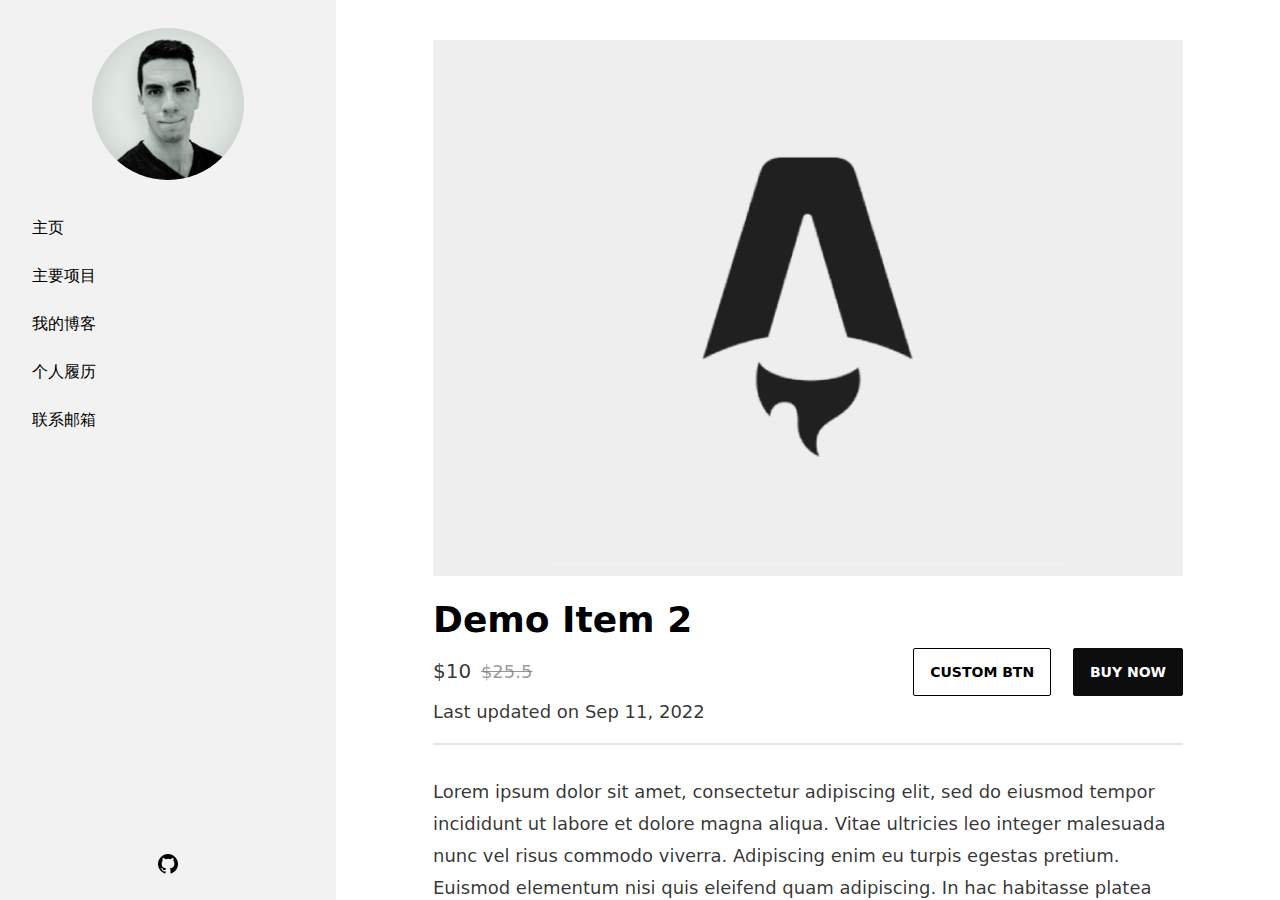
<file: store/item2/index.html>
<!DOCTYPE html>
<html lang="en" data-theme="lofi">
  <head>
    <!-- Global Metadata --><meta charset="utf-8">
<meta name="viewport" content="width=device-width,initial-scale=1">
<link rel="icon" type="image/svg+xml" href="/favicon.svg">
<meta name="generator" content="Astro v2.0.10">

<!-- Primary Meta Tags -->
<title>Demo Item 2</title>
<meta name="title" content="Demo Item 2">
<meta name="description" content="Lorem ipsum dolor sit amet, consectetur adipiscing elit, sed do eiusmod tempor incididunt ut labore et dolore magna aliqua.">

<!-- Open Graph / Facebook -->
<meta property="og:type" content="website">
<meta property="og:url" content="https://astro-modern-personal-website.netlify.app/store/item2/">
<meta property="og:title" content="Demo Item 2">
<meta property="og:description" content="Lorem ipsum dolor sit amet, consectetur adipiscing elit, sed do eiusmod tempor incididunt ut labore et dolore magna aliqua.">
<meta property="og:image" content="https://astro-modern-personal-website.netlify.app/itemPreview.png">

<!-- Twitter -->
<meta property="twitter:card" content="summary_large_image">
<meta property="twitter:url" content="https://astro-modern-personal-website.netlify.app/store/item2/">
<meta property="twitter:title" content="Demo Item 2">
<meta property="twitter:description" content="Lorem ipsum dolor sit amet, consectetur adipiscing elit, sed do eiusmod tempor incididunt ut labore et dolore magna aliqua.">
<meta property="twitter:image" content="https://astro-modern-personal-website.netlify.app/itemPreview.png">
  <link rel="stylesheet" href="/_astro/_...page_.318eadfc.css" />
<link rel="stylesheet" href="/_astro/_slug_.2f2bac13.css" /></head>
  <body>
    <div class="bg-base-100 drawer drawer-mobile">
      <input id="my-drawer" type="checkbox" class="drawer-toggle">
      <div class="drawer-content flex flex-col bg-base-100">
        <div class="sticky lg:hidden top-0 z-30 flex h-16 w-full justify-center bg-opacity-90 backdrop-blur transition-all duration-100 bg-base-100 text-base-content shadow-sm">
  <div class="navbar">
    <div class="navbar-start">
      <label for="my-drawer" class="btn btn-square btn-ghost">
        <svg xmlns="http://www.w3.org/2000/svg" fill="none" viewBox="0 0 24 24" class="inline-block w-5 h-5 stroke-current"><path stroke-linecap="round" stroke-linejoin="round" stroke-width="2" d="M4 6h16M4 12h16M4 18h16"></path>
        </svg>
      </label>
    </div>
    <div class="navbar-center">
      <a class="btn btn-ghost normal-case text-xl" href="/">Manuel Ernesto ⚡️</a>
    </div>
    <div class="navbar-end"></div>
  </div>
</div>
        <div class="md:flex md:justify-center">
          <main class="p-6 pt-10 max-w-[900px]">
            <main class="md:flex md:justify-center">
    <article class="prose prose-lg max-w-[750px] prose-img:mx-auto">
      <img src="/itemPreview.png" alt="Demo Item 2" class="w-full mb-6">
      <div class="">
        <h1 class="title my-2 text-4xl font-bold">
          Demo Item 2
          
        </h1>
        <div class="flex place-content-between items-center">
          <div class="grow md:grow-0">
            <span class="text-xl mr-1"> $10</span>
            <span class="text-md opacity-50 line-through">$25.5</span>
          </div>
          <div>
            <a class="btn btn-outline grow md:grow-0 ml-4" href="https://customurl.com/" target="_blank">
                  Custom Btn
                </a>
            <a class="btn btn-primary grow md:grow-0 ml-4" href="https://checkouturl.com/" target="_blank">Buy Now</a>
          </div>
        </div>
      </div>
      <div>
             
            Last updated on <time>Sep 11, 2022</time> 
          </div>
      <div class="divider my-2"></div>
      <p>Lorem ipsum dolor sit amet, consectetur adipiscing elit, sed do eiusmod tempor incididunt ut labore et dolore magna aliqua. Vitae ultricies leo integer malesuada nunc vel risus commodo viverra. Adipiscing enim eu turpis egestas pretium. Euismod elementum nisi quis eleifend quam adipiscing. In hac habitasse platea dictumst vestibulum. Sagittis purus sit amet volutpat. Netus et malesuada fames ac turpis egestas. Eget magna fermentum iaculis eu non diam phasellus vestibulum lorem. Varius sit amet mattis vulputate enim. Habitasse platea dictumst quisque sagittis. Integer quis auctor elit sed vulputate mi. Dictumst quisque sagittis purus sit amet.</p>
<p>Morbi tristique senectus et netus. Id semper risus in hendrerit gravida rutrum quisque non tellus. Habitasse platea dictumst quisque sagittis purus sit amet. Tellus molestie nunc non blandit massa. Cursus vitae congue mauris rhoncus. Accumsan tortor posuere ac ut. Fringilla urna porttitor rhoncus dolor. Elit ullamcorper dignissim cras tincidunt lobortis. In cursus turpis massa tincidunt dui ut ornare lectus. Integer feugiat scelerisque varius morbi enim nunc. Bibendum neque egestas congue quisque egestas diam. Cras ornare arcu dui vivamus arcu felis bibendum. Dignissim suspendisse in est ante in nibh mauris. Sed tempus urna et pharetra pharetra massa massa ultricies mi.</p>
    </article>
  </main>
          </main>
        </div>
        <footer class="footer footer-center block mb-5 pt-10">
  <div class="pb-2">
    &copy; 2023 Manuel Ernesto
  </div>
  <div class="inline opacity-75">
    <!-- Thanks for using this template. Please keep this line to support my work :) -->
    <a href="https://astro-modern-personal-website.netlify.app/" target="_blank" class="font-bold">Website Template</a> developed by
    <a href="https://manuelernestog.github.io" target="_blank" class="font-bold">Manuel Ernesto ⚡️</a>
  </div>
</footer>
      </div>
      <div class="drawer-side bg-base-200">
  <label for="my-drawer" class="drawer-overlay bg-base-200"></label>
  <div class="menu flex flex-col flex-nowrap p-4 overflow-y-auto w-[21rem] bg-base-200 text-base-content">
    <div class="w-fit">
      <a href="/">
        <div class="avatar transition ease-in-out w-1/2 hover:scale-[102%] block m-auto mt-3 mb-6">
          <div>
            <img class="mask mask-circle" src="/profile.jpg" alt="profile image">
          </div>
        </div>
      </a>
    </div>
    <ul class="grow shrink">
      <!-- Sidebar content here -->
      <li><a href="/">主页</a></li>
      <li><a href="/projects">主要项目</a></li>
      <!-- <li><a href="/services">Services</a></li>
      <li><a href="/store">Store</a></li> -->
      <li><a href="/blog/">我的博客</a></li>
      <li><a href="/cv">个人履历</a></li>
      <li><a href="mailto:13928412827@163.com">联系邮箱</a></li>
    </ul>
    <div class="social-icons px-4 my-2 flex self-center">
      <!-- <a href="https://manuelernestog.github.io/paylink/" target="_blank" class="mx-3" aria-label="Support my work" title="Support my work">
        <svg
          xmlns="http://www.w3.org/2000/svg"
          width="24"
          height="24"
          viewBox="0 0 24 24"
          style="fill: currentColor;transform: ;msFilter:;"
          ><path
            fill-rule="evenodd"
            clip-rule="evenodd"
            d="M5 2h2v3H5zm4 0h2v3H9zm4 0h2v3h-2zm6 7h-2V7H3v11c0 1.654 1.346 3 3 3h8c1.654 0 3-1.346 3-3h2c1.103 0 2-.897 2-2v-5c0-1.103-.897-2-2-2zm-4 9a1 1 0 0 1-1 1H6a1 1 0 0 1-1-1V9h10v9zm2-2v-5h2l.002 5H17z"
          ></path></svg
        >
      </a> -->
      <a href="https://github.com/qiujianping-work" target="_blank" class="mx-3" aria-label="Github" title="Github">
        <svg xmlns="http://www.w3.org/2000/svg" width="24" height="24" viewBox="0 0 24 24" style="fill: currentColor;transform: ;msFilter:;"><path fill-rule="evenodd" clip-rule="evenodd" d="M12.026 2c-5.509 0-9.974 4.465-9.974 9.974 0 4.406 2.857 8.145 6.821 9.465.499.09.679-.217.679-.481 0-.237-.008-.865-.011-1.696-2.775.602-3.361-1.338-3.361-1.338-.452-1.152-1.107-1.459-1.107-1.459-.905-.619.069-.605.069-.605 1.002.07 1.527 1.028 1.527 1.028.89 1.524 2.336 1.084 2.902.829.091-.645.351-1.085.635-1.334-2.214-.251-4.542-1.107-4.542-4.93 0-1.087.389-1.979 1.024-2.675-.101-.253-.446-1.268.099-2.64 0 0 .837-.269 2.742 1.021a9.582 9.582 0 0 1 2.496-.336 9.554 9.554 0 0 1 2.496.336c1.906-1.291 2.742-1.021 2.742-1.021.545 1.372.203 2.387.099 2.64.64.696 1.024 1.587 1.024 2.675 0 3.833-2.33 4.675-4.552 4.922.355.308.675.916.675 1.846 0 1.334-.012 2.41-.012 2.737 0 .267.178.577.687.479C19.146 20.115 22 16.379 22 11.974 22 6.465 17.535 2 12.026 2z"></path>
        </svg>
      </a>
      <!-- <a href="https://twitter.com/manuelernestog" target="_blank" class="mx-3" aria-label="Twitter" title="Twitter">
        <svg
          xmlns="http://www.w3.org/2000/svg"
          width="24"
          height="24"
          viewBox="0 0 24 24"
          style="fill: currentColor;transform: ;msFilter:;"
          ><path
            d="M19.633 7.997c.013.175.013.349.013.523 0 5.325-4.053 11.461-11.46 11.461-2.282 0-4.402-.661-6.186-1.809.324.037.636.05.973.05a8.07 8.07 0 0 0 5.001-1.721 4.036 4.036 0 0 1-3.767-2.793c.249.037.499.062.761.062.361 0 .724-.05 1.061-.137a4.027 4.027 0 0 1-3.23-3.953v-.05c.537.299 1.16.486 1.82.511a4.022 4.022 0 0 1-1.796-3.354c0-.748.199-1.434.548-2.032a11.457 11.457 0 0 0 8.306 4.215c-.062-.3-.1-.611-.1-.923a4.026 4.026 0 0 1 4.028-4.028c1.16 0 2.207.486 2.943 1.272a7.957 7.957 0 0 0 2.556-.973 4.02 4.02 0 0 1-1.771 2.22 8.073 8.073 0 0 0 2.319-.624 8.645 8.645 0 0 1-2.019 2.083z"
          ></path>
        </svg>
      </a> -->
      <!-- <a href="https://www.linkedin.com/in/manuelernestogr" target="_blank" class="mx-3" aria-label="Linkedin" title="Linkedin">
        <svg
          xmlns="http://www.w3.org/2000/svg"
          width="24"
          height="24"
          viewBox="0 0 24 24"
          style="fill: currentColor;transform: ;msFilter:;"
          ><circle cx="4.983" cy="5.009" r="2.188"></circle><path
            d="M9.237 8.855v12.139h3.769v-6.003c0-1.584.298-3.118 2.262-3.118 1.937 0 1.961 1.811 1.961 3.218v5.904H21v-6.657c0-3.27-.704-5.783-4.526-5.783-1.835 0-3.065 1.007-3.568 1.96h-.051v-1.66H9.237zm-6.142 0H6.87v12.139H3.095z"
          ></path>
        </svg>
      </a> -->

      <!-- <a href="/rss.xml" target="_blank" class="mx-3" aria-label="RSS Feed" title="RSS Feed">
        <svg
          xmlns="http://www.w3.org/2000/svg"
          width="24"
          height="24"
          viewBox="0 0 24 24"
          style="fill: currentColor;transform: ;msFilter:;"
          ><path d="M19 20.001C19 11.729 12.271 5 4 5v2c7.168 0 13 5.832 13 13.001h2z"></path><path
            d="M12 20.001h2C14 14.486 9.514 10 4 10v2c4.411 0 8 3.589 8 8.001z"></path><circle cx="6" cy="18" r="2"></circle>
        </svg>
      </a> -->
    </div>
  </div>
</div>
    </div>
  </body></html>
</file>
<file: _astro/_...page_.318eadfc.css>
*,:before,:after{box-sizing:border-box;border-width:0;border-style:solid;border-color:#e5e7eb}:before,:after{--tw-content: ""}html{line-height:1.5;-webkit-text-size-adjust:100%;-moz-tab-size:4;-o-tab-size:4;tab-size:4;font-family:ui-sans-serif,system-ui,-apple-system,BlinkMacSystemFont,Segoe UI,Roboto,Helvetica Neue,Arial,Noto Sans,sans-serif,"Apple Color Emoji","Segoe UI Emoji",Segoe UI Symbol,"Noto Color Emoji";font-feature-settings:normal}body{margin:0;line-height:inherit}hr{height:0;color:inherit;border-top-width:1px}abbr:where([title]){-webkit-text-decoration:underline dotted;text-decoration:underline dotted}h1,h2,h3,h4,h5,h6{font-size:inherit;font-weight:inherit}a{color:inherit;text-decoration:inherit}b,strong{font-weight:bolder}code,kbd,samp,pre{font-family:ui-monospace,SFMono-Regular,Menlo,Monaco,Consolas,Liberation Mono,Courier New,monospace;font-size:1em}small{font-size:80%}sub,sup{font-size:75%;line-height:0;position:relative;vertical-align:baseline}sub{bottom:-.25em}sup{top:-.5em}table{text-indent:0;border-color:inherit;border-collapse:collapse}button,input,optgroup,select,textarea{font-family:inherit;font-size:100%;font-weight:inherit;line-height:inherit;color:inherit;margin:0;padding:0}button,select{text-transform:none}button,[type=button],[type=reset],[type=submit]{-webkit-appearance:button;background-color:transparent;background-image:none}:-moz-focusring{outline:auto}:-moz-ui-invalid{box-shadow:none}progress{vertical-align:baseline}::-webkit-inner-spin-button,::-webkit-outer-spin-button{height:auto}[type=search]{-webkit-appearance:textfield;outline-offset:-2px}::-webkit-search-decoration{-webkit-appearance:none}::-webkit-file-upload-button{-webkit-appearance:button;font:inherit}summary{display:list-item}blockquote,dl,dd,h1,h2,h3,h4,h5,h6,hr,figure,p,pre{margin:0}fieldset{margin:0;padding:0}legend{padding:0}ol,ul,menu{list-style:none;margin:0;padding:0}textarea{resize:vertical}input::-moz-placeholder,textarea::-moz-placeholder{opacity:1;color:#9ca3af}input::placeholder,textarea::placeholder{opacity:1;color:#9ca3af}button,[role=button]{cursor:pointer}:disabled{cursor:default}img,svg,video,canvas,audio,iframe,embed,object{display:block;vertical-align:middle}img,video{max-width:100%;height:auto}[hidden]{display:none}:root,[data-theme]{background-color:hsla(var(--b1) / var(--tw-bg-opacity, 1));color:hsla(var(--bc) / var(--tw-text-opacity, 1))}html{-webkit-tap-highlight-color:transparent}:root{color-scheme:light;--pf: 258.89 94.378% 40.941%;--sf: 314 100% 37.647%;--af: 174 60% 40.784%;--nf: 219 14.085% 22.275%;--in: 198 93% 60%;--su: 158 64% 52%;--wa: 43 96% 56%;--er: 0 91% 71%;--inc: 198 100% 12%;--suc: 158 100% 10%;--wac: 43 100% 11%;--erc: 0 100% 14%;--rounded-box: 1rem;--rounded-btn: .5rem;--rounded-badge: 1.9rem;--animation-btn: .25s;--animation-input: .2s;--btn-text-case: uppercase;--btn-focus-scale: .95;--border-btn: 1px;--tab-border: 1px;--tab-radius: .5rem;--p: 258.89 94.378% 51.176%;--pc: 0 0% 100%;--s: 314 100% 47.059%;--sc: 0 0% 100%;--a: 174 60% 50.98%;--ac: 174.71 43.59% 15.294%;--n: 219 14.085% 27.843%;--nc: 0 0% 100%;--b1: 0 0% 100%;--b2: 0 0% 94.902%;--b3: 180 1.9608% 90%;--bc: 215 27.907% 16.863%}@media (prefers-color-scheme: dark){:root{color-scheme:dark;--pf: 262.35 80.315% 40.157%;--sf: 315.75 70.196% 40%;--af: 174.69 70.335% 32.784%;--in: 198 93% 60%;--su: 158 64% 52%;--wa: 43 96% 56%;--er: 0 91% 71%;--inc: 198 100% 12%;--suc: 158 100% 10%;--wac: 43 100% 11%;--erc: 0 100% 14%;--rounded-box: 1rem;--rounded-btn: .5rem;--rounded-badge: 1.9rem;--animation-btn: .25s;--animation-input: .2s;--btn-text-case: uppercase;--btn-focus-scale: .95;--border-btn: 1px;--tab-border: 1px;--tab-radius: .5rem;--p: 262.35 80.315% 50.196%;--pc: 0 0% 100%;--s: 315.75 70.196% 50%;--sc: 0 0% 100%;--a: 174.69 70.335% 40.98%;--ac: 0 0% 100%;--n: 218.18 18.033% 11.961%;--nf: 222.86 17.073% 8.0392%;--nc: 220 13.376% 69.216%;--b1: 220 17.647% 20%;--b2: 220 17.241% 17.059%;--b3: 218.57 17.949% 15.294%;--bc: 220 13.376% 69.216%}}[data-theme=light]{color-scheme:light;--pf: 258.89 94.378% 40.941%;--sf: 314 100% 37.647%;--af: 174 60% 40.784%;--nf: 219 14.085% 22.275%;--in: 198 93% 60%;--su: 158 64% 52%;--wa: 43 96% 56%;--er: 0 91% 71%;--inc: 198 100% 12%;--suc: 158 100% 10%;--wac: 43 100% 11%;--erc: 0 100% 14%;--rounded-box: 1rem;--rounded-btn: .5rem;--rounded-badge: 1.9rem;--animation-btn: .25s;--animation-input: .2s;--btn-text-case: uppercase;--btn-focus-scale: .95;--border-btn: 1px;--tab-border: 1px;--tab-radius: .5rem;--p: 258.89 94.378% 51.176%;--pc: 0 0% 100%;--s: 314 100% 47.059%;--sc: 0 0% 100%;--a: 174 60% 50.98%;--ac: 174.71 43.59% 15.294%;--n: 219 14.085% 27.843%;--nc: 0 0% 100%;--b1: 0 0% 100%;--b2: 0 0% 94.902%;--b3: 180 1.9608% 90%;--bc: 215 27.907% 16.863%}[data-theme=dark]{color-scheme:dark;--pf: 262.35 80.315% 40.157%;--sf: 315.75 70.196% 40%;--af: 174.69 70.335% 32.784%;--in: 198 93% 60%;--su: 158 64% 52%;--wa: 43 96% 56%;--er: 0 91% 71%;--inc: 198 100% 12%;--suc: 158 100% 10%;--wac: 43 100% 11%;--erc: 0 100% 14%;--rounded-box: 1rem;--rounded-btn: .5rem;--rounded-badge: 1.9rem;--animation-btn: .25s;--animation-input: .2s;--btn-text-case: uppercase;--btn-focus-scale: .95;--border-btn: 1px;--tab-border: 1px;--tab-radius: .5rem;--p: 262.35 80.315% 50.196%;--pc: 0 0% 100%;--s: 315.75 70.196% 50%;--sc: 0 0% 100%;--a: 174.69 70.335% 40.98%;--ac: 0 0% 100%;--n: 218.18 18.033% 11.961%;--nf: 222.86 17.073% 8.0392%;--nc: 220 13.376% 69.216%;--b1: 220 17.647% 20%;--b2: 220 17.241% 17.059%;--b3: 218.57 17.949% 15.294%;--bc: 220 13.376% 69.216%}[data-theme=cupcake]{color-scheme:light;--pf: 183.03 47.368% 47.216%;--sf: 338.25 71.429% 62.431%;--af: 39 84.112% 46.431%;--nf: 280 46.479% 11.137%;--in: 198 93% 60%;--su: 158 64% 52%;--wa: 43 96% 56%;--er: 0 91% 71%;--pc: 183.03 100% 11.804%;--sc: 338.25 100% 15.608%;--ac: 39 100% 11.608%;--nc: 280 82.688% 82.784%;--inc: 198 100% 12%;--suc: 158 100% 10%;--wac: 43 100% 11%;--erc: 0 100% 14%;--rounded-box: 1rem;--rounded-badge: 1.9rem;--animation-btn: .25s;--animation-input: .2s;--btn-text-case: uppercase;--btn-focus-scale: .95;--border-btn: 1px;--p: 183.03 47.368% 59.02%;--s: 338.25 71.429% 78.039%;--a: 39 84.112% 58.039%;--n: 280 46.479% 13.922%;--b1: 24 33.333% 97.059%;--b2: 26.667 21.951% 91.961%;--b3: 22.5 14.286% 89.02%;--bc: 280 46.479% 13.922%;--rounded-btn: 1.9rem;--tab-border: 2px;--tab-radius: .5rem}[data-theme=bumblebee]{color-scheme:light;--pf: 41.124 74.167% 42.353%;--sf: 49.901 94.393% 46.431%;--af: 240 33.333% 11.294%;--nf: 240 33.333% 11.294%;--b2: 0 0% 90%;--b3: 0 0% 81%;--in: 198 93% 60%;--su: 158 64% 52%;--wa: 43 96% 56%;--er: 0 91% 71%;--bc: 0 0% 20%;--ac: 240 60.274% 82.824%;--nc: 240 60.274% 82.824%;--inc: 198 100% 12%;--suc: 158 100% 10%;--wac: 43 100% 11%;--erc: 0 100% 14%;--rounded-box: 1rem;--rounded-btn: .5rem;--rounded-badge: 1.9rem;--animation-btn: .25s;--animation-input: .2s;--btn-text-case: uppercase;--btn-focus-scale: .95;--border-btn: 1px;--tab-border: 1px;--tab-radius: .5rem;--p: 41.124 74.167% 52.941%;--pc: 240 33.333% 14.118%;--s: 49.901 94.393% 58.039%;--sc: 240 33.333% 14.118%;--a: 240 33.333% 14.118%;--n: 240 33.333% 14.118%;--b1: 0 0% 100%}[data-theme=emerald]{color-scheme:light;--pf: 141.18 50% 48%;--sf: 218.88 96.078% 48%;--af: 9.8901 81.25% 44.863%;--nf: 219.23 20.312% 20.078%;--b2: 0 0% 90%;--b3: 0 0% 81%;--in: 198 93% 60%;--su: 158 64% 52%;--wa: 43 96% 56%;--er: 0 91% 71%;--inc: 198 100% 12%;--suc: 158 100% 10%;--wac: 43 100% 11%;--erc: 0 100% 14%;--rounded-box: 1rem;--rounded-btn: .5rem;--rounded-badge: 1.9rem;--btn-text-case: uppercase;--border-btn: 1px;--tab-border: 1px;--tab-radius: .5rem;--p: 141.18 50% 60%;--pc: 151.11 28.421% 18.627%;--s: 218.88 96.078% 60%;--sc: 210 20% 98.039%;--a: 9.8901 81.25% 56.078%;--ac: 210 20% 98.039%;--n: 219.23 20.312% 25.098%;--nc: 210 20% 98.039%;--b1: 0 0% 100%;--bc: 219.23 20.312% 25.098%;--animation-btn: 0;--animation-input: 0;--btn-focus-scale: 1}[data-theme=corporate]{color-scheme:light;--pf: 229.09 95.652% 51.137%;--sf: 214.91 26.316% 47.216%;--af: 154.2 49.02% 48%;--nf: 233.33 27.273% 10.353%;--b2: 0 0% 90%;--b3: 0 0% 81%;--in: 198 93% 60%;--su: 158 64% 52%;--wa: 43 96% 56%;--er: 0 91% 71%;--pc: 229.09 100% 92.784%;--sc: 214.91 100% 11.804%;--ac: 154.2 100% 12%;--inc: 198 100% 12%;--suc: 158 100% 10%;--wac: 43 100% 11%;--erc: 0 100% 14%;--btn-text-case: uppercase;--border-btn: 1px;--tab-border: 1px;--tab-radius: .5rem;--p: 229.09 95.652% 63.922%;--s: 214.91 26.316% 59.02%;--a: 154.2 49.02% 60%;--n: 233.33 27.273% 12.941%;--nc: 210 38.462% 94.902%;--b1: 0 0% 100%;--bc: 233.33 27.273% 12.941%;--rounded-box: .25rem;--rounded-btn: .125rem;--rounded-badge: .125rem;--animation-btn: 0;--animation-input: 0;--btn-focus-scale: 1}[data-theme=synthwave]{color-scheme:dark;--pf: 320.73 69.62% 55.216%;--sf: 197.03 86.592% 51.922%;--af: 48 89.041% 45.647%;--nf: 253.22 60.825% 15.216%;--b2: 253.85 59.091% 23.294%;--b3: 253.85 59.091% 20.965%;--pc: 320.73 100% 13.804%;--sc: 197.03 100% 12.98%;--ac: 48 100% 11.412%;--rounded-box: 1rem;--rounded-btn: .5rem;--rounded-badge: 1.9rem;--animation-btn: .25s;--animation-input: .2s;--btn-text-case: uppercase;--btn-focus-scale: .95;--border-btn: 1px;--tab-border: 1px;--tab-radius: .5rem;--p: 320.73 69.62% 69.02%;--s: 197.03 86.592% 64.902%;--a: 48 89.041% 57.059%;--n: 253.22 60.825% 19.02%;--nc: 260 60% 98.039%;--b1: 253.85 59.091% 25.882%;--bc: 260 60% 98.039%;--in: 199.13 86.957% 63.922%;--inc: 257.45 63.218% 17.059%;--su: 168.1 74.233% 68.039%;--suc: 257.45 63.218% 17.059%;--wa: 48 89.041% 57.059%;--wac: 257.45 63.218% 17.059%;--er: 351.85 73.636% 56.863%;--erc: 260 60% 98.039%}[data-theme=retro]{color-scheme:light;--pf: 2.6667 73.77% 60.863%;--sf: 144.62 27.273% 57.569%;--af: 49.024 67.213% 60.863%;--nf: 41.667 16.822% 33.569%;--inc: 221.21 100% 90.667%;--suc: 142.13 100% 87.255%;--wac: 32.133 100% 8.7451%;--erc: 0 100% 90.118%;--animation-btn: .25s;--animation-input: .2s;--btn-text-case: uppercase;--btn-focus-scale: .95;--border-btn: 1px;--tab-border: 1px;--tab-radius: .5rem;--p: 2.6667 73.77% 76.078%;--pc: 345 5.2632% 14.902%;--s: 144.62 27.273% 71.961%;--sc: 345 5.2632% 14.902%;--a: 49.024 67.213% 76.078%;--ac: 345 5.2632% 14.902%;--n: 41.667 16.822% 41.961%;--nc: 45 47.059% 80%;--b1: 45 47.059% 80%;--b2: 45.283 37.063% 71.961%;--b3: 42.188 35.955% 65.098%;--bc: 345 5.2632% 14.902%;--in: 221.21 83.193% 53.333%;--su: 142.13 76.216% 36.275%;--wa: 32.133 94.619% 43.725%;--er: 0 72.222% 50.588%;--rounded-box: .4rem;--rounded-btn: .4rem;--rounded-badge: .4rem}[data-theme=cyberpunk]{color-scheme:light;--pf: 344.78 100% 58.353%;--sf: 195.12 80.392% 56%;--af: 276 74.324% 56.784%;--nf: 57.273 100% 10.353%;--b2: 56 100% 45%;--b3: 56 100% 40.5%;--in: 198 93% 60%;--su: 158 64% 52%;--wa: 43 96% 56%;--er: 0 91% 71%;--bc: 56 100% 10%;--pc: 344.78 100% 14.588%;--sc: 195.12 100% 14%;--ac: 276 100% 14.196%;--inc: 198 100% 12%;--suc: 158 100% 10%;--wac: 43 100% 11%;--erc: 0 100% 14%;--animation-btn: .25s;--animation-input: .2s;--btn-text-case: uppercase;--btn-focus-scale: .95;--border-btn: 1px;--tab-border: 1px;font-family:ui-monospace,SFMono-Regular,Menlo,Monaco,Consolas,Liberation Mono,Courier New,monospace;--p: 344.78 100% 72.941%;--s: 195.12 80.392% 70%;--a: 276 74.324% 70.98%;--n: 57.273 100% 12.941%;--nc: 56 100% 50%;--b1: 56 100% 50%;--rounded-box: 0;--rounded-btn: 0;--rounded-badge: 0;--tab-radius: 0}[data-theme=valentine]{color-scheme:light;--pf: 353.23 73.81% 53.647%;--sf: 254.12 86.441% 61.49%;--af: 181.41 55.556% 56%;--nf: 336 42.857% 38.431%;--b2: 318.46 46.429% 80.118%;--b3: 318.46 46.429% 72.106%;--pc: 353.23 100% 13.412%;--sc: 254.12 100% 15.373%;--ac: 181.41 100% 14%;--inc: 221.21 100% 90.667%;--suc: 142.13 100% 87.255%;--wac: 32.133 100% 8.7451%;--erc: 0 100% 90.118%;--rounded-box: 1rem;--rounded-badge: 1.9rem;--animation-btn: .25s;--animation-input: .2s;--btn-text-case: uppercase;--btn-focus-scale: .95;--border-btn: 1px;--tab-border: 1px;--tab-radius: .5rem;--p: 353.23 73.81% 67.059%;--s: 254.12 86.441% 76.863%;--a: 181.41 55.556% 70%;--n: 336 42.857% 48.039%;--nc: 318.46 46.429% 89.02%;--b1: 318.46 46.429% 89.02%;--bc: 343.64 38.462% 28.039%;--in: 221.21 83.193% 53.333%;--su: 142.13 76.216% 36.275%;--wa: 32.133 94.619% 43.725%;--er: 0 72.222% 50.588%;--rounded-btn: 1.9rem}[data-theme=halloween]{color-scheme:dark;--pf: 31.927 89.344% 41.725%;--sf: 271.22 45.794% 33.569%;--af: 91.071 100% 26.353%;--nf: 180 3.5714% 8.7843%;--b2: 0 0% 11.647%;--b3: 0 0% 10.482%;--bc: 0 0% 82.588%;--sc: 271.22 100% 88.392%;--ac: 91.071 100% 6.5882%;--nc: 180 4.8458% 82.196%;--inc: 221.21 100% 90.667%;--suc: 142.13 100% 87.255%;--wac: 32.133 100% 8.7451%;--erc: 0 100% 90.118%;--rounded-box: 1rem;--rounded-btn: .5rem;--rounded-badge: 1.9rem;--animation-btn: .25s;--animation-input: .2s;--btn-text-case: uppercase;--btn-focus-scale: .95;--border-btn: 1px;--tab-border: 1px;--tab-radius: .5rem;--p: 31.927 89.344% 52.157%;--pc: 180 7.3171% 8.0392%;--s: 271.22 45.794% 41.961%;--a: 91.071 100% 32.941%;--n: 180 3.5714% 10.98%;--b1: 0 0% 12.941%;--in: 221.21 83.193% 53.333%;--su: 142.13 76.216% 36.275%;--wa: 32.133 94.619% 43.725%;--er: 0 72.222% 50.588%}[data-theme=garden]{color-scheme:light;--pf: 138.86 15.982% 34.353%;--sf: 96.923 37.143% 74.51%;--af: 0 67.742% 75.137%;--nf: 0 3.9106% 28.078%;--b2: 0 4.3478% 81.882%;--b3: 0 4.3478% 73.694%;--in: 198 93% 60%;--su: 158 64% 52%;--wa: 43 96% 56%;--er: 0 91% 71%;--pc: 138.86 100% 88.588%;--inc: 198 100% 12%;--suc: 158 100% 10%;--wac: 43 100% 11%;--erc: 0 100% 14%;--rounded-box: 1rem;--rounded-btn: .5rem;--rounded-badge: 1.9rem;--animation-btn: .25s;--animation-input: .2s;--btn-text-case: uppercase;--btn-focus-scale: .95;--border-btn: 1px;--tab-border: 1px;--tab-radius: .5rem;--p: 138.86 15.982% 42.941%;--s: 96.923 37.143% 93.137%;--sc: 96 32.468% 15.098%;--a: 0 67.742% 93.922%;--ac: 0 21.951% 16.078%;--n: 0 3.9106% 35.098%;--nc: 0 4.3478% 90.98%;--b1: 0 4.3478% 90.98%;--bc: 0 3.2258% 6.0784%}[data-theme=forest]{color-scheme:dark;--pf: 141.04 71.963% 33.569%;--sf: 140.98 74.694% 38.431%;--af: 35.148 68.98% 41.569%;--nf: 0 9.6774% 4.8627%;--b2: 0 12.195% 7.2353%;--b3: 0 12.195% 6.5118%;--in: 198 93% 60%;--su: 158 64% 52%;--wa: 43 96% 56%;--er: 0 91% 71%;--bc: 0 11.727% 81.608%;--sc: 140.98 100% 9.6078%;--ac: 35.148 100% 10.392%;--nc: 0 6.8894% 81.216%;--inc: 198 100% 12%;--suc: 158 100% 10%;--wac: 43 100% 11%;--erc: 0 100% 14%;--rounded-box: 1rem;--rounded-badge: 1.9rem;--animation-btn: .25s;--animation-input: .2s;--btn-text-case: uppercase;--btn-focus-scale: .95;--border-btn: 1px;--tab-border: 1px;--tab-radius: .5rem;--p: 141.04 71.963% 41.961%;--pc: 140.66 100% 88.039%;--s: 140.98 74.694% 48.039%;--a: 35.148 68.98% 51.961%;--n: 0 9.6774% 6.0784%;--b1: 0 12.195% 8.0392%;--rounded-btn: 1.9rem}[data-theme=aqua]{color-scheme:dark;--pf: 181.79 92.857% 39.529%;--sf: 274.41 30.909% 45.49%;--af: 47.059 100% 64%;--nf: 205.4 53.725% 40%;--b2: 218.61 52.511% 38.647%;--b3: 218.61 52.511% 34.782%;--bc: 218.61 100% 88.588%;--sc: 274.41 100% 91.373%;--ac: 47.059 100% 16%;--nc: 205.4 100% 90%;--inc: 221.21 100% 90.667%;--suc: 142.13 100% 87.255%;--wac: 32.133 100% 8.7451%;--erc: 0 100% 90.118%;--rounded-box: 1rem;--rounded-btn: .5rem;--rounded-badge: 1.9rem;--animation-btn: .25s;--animation-input: .2s;--btn-text-case: uppercase;--btn-focus-scale: .95;--border-btn: 1px;--tab-border: 1px;--tab-radius: .5rem;--p: 181.79 92.857% 49.412%;--pc: 181.41 100% 16.667%;--s: 274.41 30.909% 56.863%;--a: 47.059 100% 80%;--n: 205.4 53.725% 50%;--b1: 218.61 52.511% 42.941%;--in: 221.21 83.193% 53.333%;--su: 142.13 76.216% 36.275%;--wa: 32.133 94.619% 43.725%;--er: 0 72.222% 50.588%}[data-theme=lofi]{color-scheme:light;--pf: 0 0% 4.0784%;--sf: 0 1.9608% 8%;--af: 0 0% 11.922%;--nf: 0 0% 0%;--btn-text-case: uppercase;--border-btn: 1px;--tab-border: 1px;--p: 0 0% 5.098%;--pc: 0 0% 100%;--s: 0 1.9608% 10%;--sc: 0 0% 100%;--a: 0 0% 14.902%;--ac: 0 0% 100%;--n: 0 0% 0%;--nc: 0 0% 100%;--b1: 0 0% 100%;--b2: 0 0% 94.902%;--b3: 0 1.9608% 90%;--bc: 0 0% 0%;--in: 212.35 100% 47.647%;--inc: 0 0% 100%;--su: 136.84 72.152% 46.471%;--suc: 0 0% 100%;--wa: 4.5614 100% 66.471%;--wac: 0 0% 100%;--er: 325.05 77.6% 49.02%;--erc: 0 0% 100%;--rounded-box: .25rem;--rounded-btn: .125rem;--rounded-badge: .125rem;--animation-btn: 0;--animation-input: 0;--btn-focus-scale: 1;--tab-radius: 0}[data-theme=pastel]{color-scheme:light;--pf: 283.64 21.569% 64%;--sf: 351.63 70.492% 70.431%;--af: 158.49 54.639% 64.784%;--nf: 198.62 43.719% 48.784%;--in: 198 93% 60%;--su: 158 64% 52%;--wa: 43 96% 56%;--er: 0 91% 71%;--bc: 0 0% 20%;--pc: 283.64 59.314% 16%;--sc: 351.63 100% 17.608%;--ac: 158.49 100% 16.196%;--nc: 198.62 100% 12.196%;--inc: 198 100% 12%;--suc: 158 100% 10%;--wac: 43 100% 11%;--erc: 0 100% 14%;--rounded-box: 1rem;--rounded-badge: 1.9rem;--animation-btn: .25s;--animation-input: .2s;--btn-text-case: uppercase;--btn-focus-scale: .95;--border-btn: 1px;--tab-border: 1px;--tab-radius: .5rem;--p: 283.64 21.569% 80%;--s: 351.63 70.492% 88.039%;--a: 158.49 54.639% 80.98%;--n: 198.62 43.719% 60.98%;--b1: 0 0% 100%;--b2: 210 20% 98.039%;--b3: 216 12.195% 83.922%;--rounded-btn: 1.9rem}[data-theme=fantasy]{color-scheme:light;--pf: 296.04 82.813% 20.078%;--sf: 200 100% 29.647%;--af: 30.894 94.378% 40.941%;--nf: 215 27.907% 13.49%;--b2: 0 0% 90%;--b3: 0 0% 81%;--in: 198 93% 60%;--su: 158 64% 52%;--wa: 43 96% 56%;--er: 0 91% 71%;--pc: 296.04 100% 85.02%;--sc: 200 100% 87.412%;--ac: 30.894 100% 10.235%;--nc: 215 62.264% 83.373%;--inc: 198 100% 12%;--suc: 158 100% 10%;--wac: 43 100% 11%;--erc: 0 100% 14%;--rounded-box: 1rem;--rounded-btn: .5rem;--rounded-badge: 1.9rem;--animation-btn: .25s;--animation-input: .2s;--btn-text-case: uppercase;--btn-focus-scale: .95;--border-btn: 1px;--tab-border: 1px;--tab-radius: .5rem;--p: 296.04 82.813% 25.098%;--s: 200 100% 37.059%;--a: 30.894 94.378% 51.176%;--n: 215 27.907% 16.863%;--b1: 0 0% 100%;--bc: 215 27.907% 16.863%}[data-theme=wireframe]{color-scheme:light;--pf: 0 0% 57.725%;--sf: 0 0% 57.725%;--af: 0 0% 57.725%;--nf: 0 0% 73.725%;--bc: 0 0% 20%;--pc: 0 0% 14.431%;--sc: 0 0% 14.431%;--ac: 0 0% 14.431%;--nc: 0 0% 18.431%;--inc: 240 100% 90%;--suc: 120 100% 85.02%;--wac: 60 100% 10%;--erc: 0 100% 90%;--animation-btn: .25s;--animation-input: .2s;--btn-text-case: uppercase;--btn-focus-scale: .95;--border-btn: 1px;--tab-border: 1px;font-family:Chalkboard,comic sans ms,sanssecondaryerif;--p: 0 0% 72.157%;--s: 0 0% 72.157%;--a: 0 0% 72.157%;--n: 0 0% 92.157%;--b1: 0 0% 100%;--b2: 0 0% 93.333%;--b3: 0 0% 86.667%;--in: 240 100% 50%;--su: 120 100% 25.098%;--wa: 60 30.196% 50%;--er: 0 100% 50%;--rounded-box: .2rem;--rounded-btn: .2rem;--rounded-badge: .2rem;--tab-radius: .2rem}[data-theme=black]{color-scheme:dark;--pf: 0 1.9608% 16%;--sf: 0 1.9608% 16%;--af: 0 1.9608% 16%;--bc: 0 0% 80%;--pc: 0 5.3922% 84%;--sc: 0 5.3922% 84%;--ac: 0 5.3922% 84%;--nc: 0 2.5404% 83.02%;--inc: 240 100% 90%;--suc: 120 100% 85.02%;--wac: 60 100% 10%;--erc: 0 100% 90%;--border-btn: 1px;--tab-border: 1px;--p: 0 1.9608% 20%;--s: 0 1.9608% 20%;--a: 0 1.9608% 20%;--b1: 0 0% 0%;--b2: 0 0% 5.098%;--b3: 0 1.9608% 10%;--n: 0 1.2987% 15.098%;--nf: 0 1.9608% 20%;--in: 240 100% 50%;--su: 120 100% 25.098%;--wa: 60 100% 50%;--er: 0 100% 50%;--rounded-box: 0;--rounded-btn: 0;--rounded-badge: 0;--animation-btn: 0;--animation-input: 0;--btn-text-case: lowercase;--btn-focus-scale: 1;--tab-radius: 0}[data-theme=luxury]{color-scheme:dark;--pf: 0 0% 80%;--sf: 218.4 54.348% 14.431%;--af: 318.62 21.805% 20.863%;--nf: 270 4.3478% 7.2157%;--pc: 0 0% 20%;--sc: 218.4 100% 83.608%;--ac: 318.62 84.615% 85.216%;--inc: 202.35 100% 14%;--suc: 89.007 100% 10.392%;--wac: 53.906 100% 12.706%;--erc: 0 100% 14.353%;--rounded-box: 1rem;--rounded-btn: .5rem;--rounded-badge: 1.9rem;--animation-btn: .25s;--animation-input: .2s;--btn-text-case: uppercase;--btn-focus-scale: .95;--border-btn: 1px;--tab-border: 1px;--tab-radius: .5rem;--p: 0 0% 100%;--s: 218.4 54.348% 18.039%;--a: 318.62 21.805% 26.078%;--n: 270 4.3478% 9.0196%;--nc: 37.083 67.29% 58.039%;--b1: 240 10% 3.9216%;--b2: 270 4.3478% 9.0196%;--b3: 270 2.1739% 18.039%;--bc: 37.083 67.29% 58.039%;--in: 202.35 100% 70%;--su: 89.007 61.633% 51.961%;--wa: 53.906 68.817% 63.529%;--er: 0 100% 71.765%}[data-theme=dracula]{color-scheme:dark;--pf: 325.52 100% 58.98%;--sf: 264.71 89.474% 62.118%;--af: 31.02 100% 56.941%;--nf: 229.57 15.033% 24%;--b2: 231.43 14.894% 16.588%;--b3: 231.43 14.894% 14.929%;--pc: 325.52 100% 14.745%;--sc: 264.71 100% 15.529%;--ac: 31.02 100% 14.235%;--nc: 229.57 70.868% 86%;--inc: 190.53 100% 15.373%;--suc: 135.18 100% 12.941%;--wac: 64.909 100% 15.294%;--erc: 0 100% 93.333%;--rounded-box: 1rem;--rounded-btn: .5rem;--rounded-badge: 1.9rem;--animation-btn: .25s;--animation-input: .2s;--btn-text-case: uppercase;--btn-focus-scale: .95;--border-btn: 1px;--tab-border: 1px;--tab-radius: .5rem;--p: 325.52 100% 73.725%;--s: 264.71 89.474% 77.647%;--a: 31.02 100% 71.176%;--n: 229.57 15.033% 30%;--b1: 231.43 14.894% 18.431%;--bc: 60 30% 96.078%;--in: 190.53 96.61% 76.863%;--su: 135.18 94.444% 64.706%;--wa: 64.909 91.667% 76.471%;--er: 0 100% 66.667%}[data-theme=cmyk]{color-scheme:light;--pf: 202.72 83.251% 48.157%;--sf: 335.25 77.67% 47.686%;--af: 56.195 100% 47.843%;--nf: 0 0% 8.1569%;--b2: 0 0% 90%;--b3: 0 0% 81%;--bc: 0 0% 20%;--pc: 202.72 100% 12.039%;--sc: 335.25 100% 91.922%;--ac: 56.195 100% 11.961%;--nc: 0 0% 82.039%;--inc: 192.2 100% 10.431%;--suc: 291.06 100% 87.608%;--wac: 25.027 100% 11.333%;--erc: 3.956 100% 91.137%;--rounded-box: 1rem;--rounded-btn: .5rem;--rounded-badge: 1.9rem;--animation-btn: .25s;--animation-input: .2s;--btn-text-case: uppercase;--btn-focus-scale: .95;--border-btn: 1px;--tab-border: 1px;--tab-radius: .5rem;--p: 202.72 83.251% 60.196%;--s: 335.25 77.67% 59.608%;--a: 56.195 100% 59.804%;--n: 0 0% 10.196%;--b1: 0 0% 100%;--in: 192.2 48.361% 52.157%;--su: 291.06 48.454% 38.039%;--wa: 25.027 84.615% 56.667%;--er: 3.956 80.531% 55.686%}[data-theme=autumn]{color-scheme:light;--pf: 344.23 95.804% 22.431%;--sf: .44444 63.38% 46.588%;--af: 27.477 56.021% 50.039%;--nf: 22.105 17.117% 34.824%;--b2: 0 0% 85.059%;--b3: 0 0% 76.553%;--bc: 0 0% 18.902%;--pc: 344.23 100% 85.608%;--sc: .44444 100% 91.647%;--ac: 27.477 100% 12.51%;--nc: 22.105 100% 88.706%;--inc: 186.94 100% 9.9216%;--suc: 164.59 100% 8.6275%;--wac: 30.141 100% 9.9216%;--erc: 353.6 100% 89.765%;--rounded-box: 1rem;--rounded-btn: .5rem;--rounded-badge: 1.9rem;--animation-btn: .25s;--animation-input: .2s;--btn-text-case: uppercase;--btn-focus-scale: .95;--border-btn: 1px;--tab-border: 1px;--tab-radius: .5rem;--p: 344.23 95.804% 28.039%;--s: .44444 63.38% 58.235%;--a: 27.477 56.021% 62.549%;--n: 22.105 17.117% 43.529%;--b1: 0 0% 94.51%;--in: 186.94 47.826% 49.608%;--su: 164.59 33.636% 43.137%;--wa: 30.141 84.19% 49.608%;--er: 353.6 79.116% 48.824%}[data-theme=business]{color-scheme:dark;--pf: 210 64.103% 24.471%;--sf: 200 12.931% 43.608%;--af: 12.515 79.512% 47.843%;--nf: 212.73 13.58% 12.706%;--b2: 0 0% 11.294%;--b3: 0 0% 10.165%;--bc: 0 0% 82.51%;--pc: 210 100% 86.118%;--sc: 200 100% 10.902%;--ac: 12.515 100% 11.961%;--nc: 212.73 28.205% 83.176%;--inc: 199.15 100% 88.353%;--suc: 144 100% 11.137%;--wac: 39.231 100% 12.078%;--erc: 6.3415 100% 88.667%;--animation-btn: .25s;--animation-input: .2s;--btn-text-case: uppercase;--btn-focus-scale: .95;--border-btn: 1px;--tab-border: 1px;--tab-radius: .5rem;--p: 210 64.103% 30.588%;--s: 200 12.931% 54.51%;--a: 12.515 79.512% 59.804%;--n: 212.73 13.58% 15.882%;--b1: 0 0% 12.549%;--in: 199.15 100% 41.765%;--su: 144 30.973% 55.686%;--wa: 39.231 64.356% 60.392%;--er: 6.3415 55.656% 43.333%;--rounded-box: .25rem;--rounded-btn: .125rem;--rounded-badge: .125rem}[data-theme=acid]{color-scheme:light;--pf: 302.59 100% 40%;--sf: 27.294 100% 40%;--af: 72 98.425% 40.157%;--nf: 238.42 43.182% 13.804%;--b2: 0 0% 88.235%;--b3: 0 0% 79.412%;--bc: 0 0% 19.608%;--pc: 302.59 100% 90%;--sc: 27.294 100% 10%;--ac: 72 100% 10.039%;--nc: 238.42 99.052% 83.451%;--inc: 209.85 100% 11.569%;--suc: 148.87 100% 11.608%;--wac: 52.574 100% 11.451%;--erc: .78261 100% 89.02%;--animation-btn: .25s;--animation-input: .2s;--btn-text-case: uppercase;--btn-focus-scale: .95;--border-btn: 1px;--tab-border: 1px;--tab-radius: .5rem;--p: 302.59 100% 50%;--s: 27.294 100% 50%;--a: 72 98.425% 50.196%;--n: 238.42 43.182% 17.255%;--b1: 0 0% 98.039%;--in: 209.85 91.628% 57.843%;--su: 148.87 49.533% 58.039%;--wa: 52.574 92.661% 57.255%;--er: .78261 100% 45.098%;--rounded-box: 1.25rem;--rounded-btn: 1rem;--rounded-badge: 1rem}[data-theme=lemonade]{color-scheme:light;--pf: 88.8 96.154% 24.471%;--sf: 60 80.952% 43.765%;--af: 62.553 79.661% 70.745%;--nf: 238.42 43.182% 13.804%;--b2: 0 0% 90%;--b3: 0 0% 81%;--bc: 0 0% 20%;--pc: 88.8 100% 86.118%;--sc: 60 100% 10.941%;--ac: 62.553 100% 17.686%;--nc: 238.42 99.052% 83.451%;--inc: 191.61 79.118% 16.902%;--suc: 74.458 100% 15.725%;--wac: 50.182 100% 15.059%;--erc: .98361 100% 16.588%;--rounded-box: 1rem;--rounded-btn: .5rem;--rounded-badge: 1.9rem;--animation-btn: .25s;--animation-input: .2s;--btn-text-case: uppercase;--btn-focus-scale: .95;--border-btn: 1px;--tab-border: 1px;--tab-radius: .5rem;--p: 88.8 96.154% 30.588%;--s: 60 80.952% 54.706%;--a: 62.553 79.661% 88.431%;--n: 238.42 43.182% 17.255%;--b1: 0 0% 100%;--in: 191.61 39.241% 84.51%;--su: 74.458 76.147% 78.627%;--wa: 50.182 87.302% 75.294%;--er: .98361 70.115% 82.941%}[data-theme=night]{color-scheme:dark;--pf: 198.44 93.204% 47.686%;--sf: 234.45 89.474% 59.137%;--af: 328.85 85.621% 56%;--b2: 222.22 47.368% 10.059%;--b3: 222.22 47.368% 9.0529%;--bc: 222.22 65.563% 82.235%;--pc: 198.44 100% 11.922%;--sc: 234.45 100% 14.784%;--ac: 328.85 100% 14%;--nc: 217.24 75.772% 83.49%;--inc: 198.46 100% 9.6078%;--suc: 172.46 100% 10.078%;--wac: 40.61 100% 12.706%;--erc: 350.94 100% 14.235%;--rounded-box: 1rem;--rounded-btn: .5rem;--rounded-badge: 1.9rem;--animation-btn: .25s;--animation-input: .2s;--btn-text-case: uppercase;--btn-focus-scale: .95;--border-btn: 1px;--tab-border: 1px;--tab-radius: .5rem;--p: 198.44 93.204% 59.608%;--s: 234.45 89.474% 73.922%;--a: 328.85 85.621% 70%;--n: 217.24 32.584% 17.451%;--nf: 217.06 30.357% 21.961%;--b1: 222.22 47.368% 11.176%;--in: 198.46 90.204% 48.039%;--su: 172.46 66.008% 50.392%;--wa: 40.61 88.172% 63.529%;--er: 350.94 94.558% 71.176%}[data-theme=coffee]{color-scheme:dark;--pf: 29.583 66.667% 46.118%;--sf: 182.4 24.752% 15.843%;--af: 194.19 74.4% 19.608%;--nf: 300 20% 4.7059%;--b2: 306 18.519% 9.5294%;--b3: 306 18.519% 8.5765%;--pc: 29.583 100% 11.529%;--sc: 182.4 67.237% 83.961%;--ac: 194.19 100% 84.902%;--nc: 300 13.75% 81.176%;--inc: 171.15 100% 13.451%;--suc: 92.5 100% 12.471%;--wac: 43.125 100% 13.725%;--erc: 9.7561 100% 14.941%;--rounded-box: 1rem;--rounded-btn: .5rem;--rounded-badge: 1.9rem;--animation-btn: .25s;--animation-input: .2s;--btn-text-case: uppercase;--btn-focus-scale: .95;--border-btn: 1px;--tab-border: 1px;--tab-radius: .5rem;--p: 29.583 66.667% 57.647%;--s: 182.4 24.752% 19.804%;--a: 194.19 74.4% 24.51%;--n: 300 20% 5.8824%;--b1: 306 18.519% 10.588%;--bc: 36.667 8.3333% 42.353%;--in: 171.15 36.527% 67.255%;--su: 92.5 25% 62.353%;--wa: 43.125 100% 68.627%;--er: 9.7561 95.349% 74.706%}[data-theme=winter]{color-scheme:light;--pf: 211.79 100% 40.627%;--sf: 246.92 47.273% 34.51%;--af: 310.41 49.388% 41.569%;--nf: 217.02 92.157% 8%;--pc: 211.79 100% 90.157%;--sc: 246.92 100% 88.627%;--ac: 310.41 100% 90.392%;--nc: 217.02 100% 82%;--inc: 191.54 100% 15.608%;--suc: 181.5 100% 13.255%;--wac: 32.308 100% 16.706%;--erc: 0 100% 14.431%;--rounded-box: 1rem;--rounded-btn: .5rem;--rounded-badge: 1.9rem;--animation-btn: .25s;--animation-input: .2s;--btn-text-case: uppercase;--btn-focus-scale: .95;--border-btn: 1px;--tab-border: 1px;--tab-radius: .5rem;--p: 211.79 100% 50.784%;--s: 246.92 47.273% 43.137%;--a: 310.41 49.388% 51.961%;--n: 217.02 92.157% 10%;--b1: 0 0% 100%;--b2: 216.92 100% 97.451%;--b3: 218.82 43.59% 92.353%;--bc: 214.29 30.061% 31.961%;--in: 191.54 92.857% 78.039%;--su: 181.5 46.512% 66.275%;--wa: 32.308 61.905% 83.529%;--er: 0 63.38% 72.157%}*,:before,:after{--tw-border-spacing-x: 0;--tw-border-spacing-y: 0;--tw-translate-x: 0;--tw-translate-y: 0;--tw-rotate: 0;--tw-skew-x: 0;--tw-skew-y: 0;--tw-scale-x: 1;--tw-scale-y: 1;--tw-pan-x: ;--tw-pan-y: ;--tw-pinch-zoom: ;--tw-scroll-snap-strictness: proximity;--tw-ordinal: ;--tw-slashed-zero: ;--tw-numeric-figure: ;--tw-numeric-spacing: ;--tw-numeric-fraction: ;--tw-ring-inset: ;--tw-ring-offset-width: 0px;--tw-ring-offset-color: #fff;--tw-ring-color: rgb(59 130 246 / .5);--tw-ring-offset-shadow: 0 0 #0000;--tw-ring-shadow: 0 0 #0000;--tw-shadow: 0 0 #0000;--tw-shadow-colored: 0 0 #0000;--tw-blur: ;--tw-brightness: ;--tw-contrast: ;--tw-grayscale: ;--tw-hue-rotate: ;--tw-invert: ;--tw-saturate: ;--tw-sepia: ;--tw-drop-shadow: ;--tw-backdrop-blur: ;--tw-backdrop-brightness: ;--tw-backdrop-contrast: ;--tw-backdrop-grayscale: ;--tw-backdrop-hue-rotate: ;--tw-backdrop-invert: ;--tw-backdrop-opacity: ;--tw-backdrop-saturate: ;--tw-backdrop-sepia: }::backdrop{--tw-border-spacing-x: 0;--tw-border-spacing-y: 0;--tw-translate-x: 0;--tw-translate-y: 0;--tw-rotate: 0;--tw-skew-x: 0;--tw-skew-y: 0;--tw-scale-x: 1;--tw-scale-y: 1;--tw-pan-x: ;--tw-pan-y: ;--tw-pinch-zoom: ;--tw-scroll-snap-strictness: proximity;--tw-ordinal: ;--tw-slashed-zero: ;--tw-numeric-figure: ;--tw-numeric-spacing: ;--tw-numeric-fraction: ;--tw-ring-inset: ;--tw-ring-offset-width: 0px;--tw-ring-offset-color: #fff;--tw-ring-color: rgb(59 130 246 / .5);--tw-ring-offset-shadow: 0 0 #0000;--tw-ring-shadow: 0 0 #0000;--tw-shadow: 0 0 #0000;--tw-shadow-colored: 0 0 #0000;--tw-blur: ;--tw-brightness: ;--tw-contrast: ;--tw-grayscale: ;--tw-hue-rotate: ;--tw-invert: ;--tw-saturate: ;--tw-sepia: ;--tw-drop-shadow: ;--tw-backdrop-blur: ;--tw-backdrop-brightness: ;--tw-backdrop-contrast: ;--tw-backdrop-grayscale: ;--tw-backdrop-hue-rotate: ;--tw-backdrop-invert: ;--tw-backdrop-opacity: ;--tw-backdrop-saturate: ;--tw-backdrop-sepia: }.prose{color:var(--tw-prose-body);max-width:65ch}.prose :where(p):not(:where([class~="not-prose"] *)){margin-top:1.25em;margin-bottom:1.25em}.prose :where([class~="lead"]):not(:where([class~="not-prose"] *)){color:var(--tw-prose-lead);font-size:1.25em;line-height:1.6;margin-top:1.2em;margin-bottom:1.2em}.prose :where(a):not(:where([class~="not-prose"] *)){color:var(--tw-prose-links);text-decoration:underline;font-weight:500}.prose :where(strong):not(:where([class~="not-prose"] *)){color:var(--tw-prose-bold);font-weight:600}.prose :where(a strong):not(:where([class~="not-prose"] *)){color:inherit}.prose :where(blockquote strong):not(:where([class~="not-prose"] *)){color:inherit}.prose :where(thead th strong):not(:where([class~="not-prose"] *)){color:inherit}.prose :where(ol):not(:where([class~="not-prose"] *)){list-style-type:decimal;margin-top:1.25em;margin-bottom:1.25em;padding-left:1.625em}.prose :where(ol[type="A"]):not(:where([class~="not-prose"] *)){list-style-type:upper-alpha}.prose :where(ol[type="a"]):not(:where([class~="not-prose"] *)){list-style-type:lower-alpha}.prose :where(ol[type="A" s]):not(:where([class~="not-prose"] *)){list-style-type:upper-alpha}.prose :where(ol[type="a" s]):not(:where([class~="not-prose"] *)){list-style-type:lower-alpha}.prose :where(ol[type="I"]):not(:where([class~="not-prose"] *)){list-style-type:upper-roman}.prose :where(ol[type="i"]):not(:where([class~="not-prose"] *)){list-style-type:lower-roman}.prose :where(ol[type="I" s]):not(:where([class~="not-prose"] *)){list-style-type:upper-roman}.prose :where(ol[type="i" s]):not(:where([class~="not-prose"] *)){list-style-type:lower-roman}.prose :where(ol[type="1"]):not(:where([class~="not-prose"] *)){list-style-type:decimal}.prose :where(ul):not(:where([class~="not-prose"] *)){list-style-type:disc;margin-top:1.25em;margin-bottom:1.25em;padding-left:1.625em}.prose :where(ol > li):not(:where([class~="not-prose"] *))::marker{font-weight:400;color:var(--tw-prose-counters)}.prose :where(ul > li):not(:where([class~="not-prose"] *))::marker{color:var(--tw-prose-bullets)}.prose :where(hr):not(:where([class~="not-prose"] *)){border-color:var(--tw-prose-hr);border-top-width:1px;margin-top:3em;margin-bottom:3em}.prose :where(blockquote):not(:where([class~="not-prose"] *)){font-weight:500;font-style:italic;color:var(--tw-prose-quotes);border-left-width:.25rem;border-left-color:var(--tw-prose-quote-borders);quotes:"\201c""\201d""\2018""\2019";margin-top:1.6em;margin-bottom:1.6em;padding-left:1em}.prose :where(blockquote p:first-of-type):not(:where([class~="not-prose"] *)):before{content:open-quote}.prose :where(blockquote p:last-of-type):not(:where([class~="not-prose"] *)):after{content:close-quote}.prose :where(h1):not(:where([class~="not-prose"] *)){color:var(--tw-prose-headings);font-weight:800;font-size:2.25em;margin-top:0;margin-bottom:.8888889em;line-height:1.1111111}.prose :where(h1 strong):not(:where([class~="not-prose"] *)){font-weight:900;color:inherit}.prose :where(h2):not(:where([class~="not-prose"] *)){color:var(--tw-prose-headings);font-weight:700;font-size:1.5em;margin-top:2em;margin-bottom:1em;line-height:1.3333333}.prose :where(h2 strong):not(:where([class~="not-prose"] *)){font-weight:800;color:inherit}.prose :where(h3):not(:where([class~="not-prose"] *)){color:var(--tw-prose-headings);font-weight:600;font-size:1.25em;margin-top:1.6em;margin-bottom:.6em;line-height:1.6}.prose :where(h3 strong):not(:where([class~="not-prose"] *)){font-weight:700;color:inherit}.prose :where(h4):not(:where([class~="not-prose"] *)){color:var(--tw-prose-headings);font-weight:600;margin-top:1.5em;margin-bottom:.5em;line-height:1.5}.prose :where(h4 strong):not(:where([class~="not-prose"] *)){font-weight:700;color:inherit}.prose :where(img):not(:where([class~="not-prose"] *)){margin-top:2em;margin-bottom:2em}.prose :where(figure > *):not(:where([class~="not-prose"] *)){margin-top:0;margin-bottom:0}.prose :where(figcaption):not(:where([class~="not-prose"] *)){color:var(--tw-prose-captions);font-size:.875em;line-height:1.4285714;margin-top:.8571429em}.prose :where(code):not(:where([class~="not-prose"] *)){color:var(--tw-prose-code);font-weight:600;font-size:.875em}.prose :where(code):not(:where([class~="not-prose"] *)):before{content:"`"}.prose :where(code):not(:where([class~="not-prose"] *)):after{content:"`"}.prose :where(a code):not(:where([class~="not-prose"] *)){color:inherit}.prose :where(h1 code):not(:where([class~="not-prose"] *)){color:inherit}.prose :where(h2 code):not(:where([class~="not-prose"] *)){color:inherit;font-size:.875em}.prose :where(h3 code):not(:where([class~="not-prose"] *)){color:inherit;font-size:.9em}.prose :where(h4 code):not(:where([class~="not-prose"] *)){color:inherit}.prose :where(blockquote code):not(:where([class~="not-prose"] *)){color:inherit}.prose :where(thead th code):not(:where([class~="not-prose"] *)){color:inherit}.prose :where(pre):not(:where([class~="not-prose"] *)){color:var(--tw-prose-pre-code);background-color:var(--tw-prose-pre-bg);overflow-x:auto;font-weight:400;font-size:.875em;line-height:1.7142857;margin-top:1.7142857em;margin-bottom:1.7142857em;border-radius:.375rem;padding:.8571429em 1.1428571em}.prose :where(pre code):not(:where([class~="not-prose"] *)){background-color:transparent;border-width:0;border-radius:0;padding:0;font-weight:inherit;color:inherit;font-size:inherit;font-family:inherit;line-height:inherit}.prose :where(pre code):not(:where([class~="not-prose"] *)):before{content:none}.prose :where(pre code):not(:where([class~="not-prose"] *)):after{content:none}.prose :where(table):not(:where([class~="not-prose"] *)){width:100%;table-layout:auto;text-align:left;margin-top:2em;margin-bottom:2em;font-size:.875em;line-height:1.7142857}.prose :where(thead):not(:where([class~="not-prose"] *)){border-bottom-width:1px;border-bottom-color:var(--tw-prose-th-borders)}.prose :where(thead th):not(:where([class~="not-prose"] *)){color:var(--tw-prose-headings);font-weight:600;vertical-align:bottom;padding-right:.5714286em;padding-bottom:.5714286em;padding-left:.5714286em}.prose :where(tbody tr):not(:where([class~="not-prose"] *)){border-bottom-width:1px;border-bottom-color:var(--tw-prose-td-borders)}.prose :where(tbody tr:last-child):not(:where([class~="not-prose"] *)){border-bottom-width:0}.prose :where(tbody td):not(:where([class~="not-prose"] *)){vertical-align:baseline}.prose :where(tfoot):not(:where([class~="not-prose"] *)){border-top-width:1px;border-top-color:var(--tw-prose-th-borders)}.prose :where(tfoot td):not(:where([class~="not-prose"] *)){vertical-align:top}.prose{--tw-prose-body: #374151;--tw-prose-headings: #111827;--tw-prose-lead: #4b5563;--tw-prose-links: #111827;--tw-prose-bold: #111827;--tw-prose-counters: #6b7280;--tw-prose-bullets: #d1d5db;--tw-prose-hr: #e5e7eb;--tw-prose-quotes: #111827;--tw-prose-quote-borders: #e5e7eb;--tw-prose-captions: #6b7280;--tw-prose-code: #111827;--tw-prose-pre-code: #e5e7eb;--tw-prose-pre-bg: #1f2937;--tw-prose-th-borders: #d1d5db;--tw-prose-td-borders: #e5e7eb;--tw-prose-invert-body: #d1d5db;--tw-prose-invert-headings: #fff;--tw-prose-invert-lead: #9ca3af;--tw-prose-invert-links: #fff;--tw-prose-invert-bold: #fff;--tw-prose-invert-counters: #9ca3af;--tw-prose-invert-bullets: #4b5563;--tw-prose-invert-hr: #374151;--tw-prose-invert-quotes: #f3f4f6;--tw-prose-invert-quote-borders: #374151;--tw-prose-invert-captions: #9ca3af;--tw-prose-invert-code: #fff;--tw-prose-invert-pre-code: #d1d5db;--tw-prose-invert-pre-bg: rgb(0 0 0 / 50%);--tw-prose-invert-th-borders: #4b5563;--tw-prose-invert-td-borders: #374151;font-size:1rem;line-height:1.75}.prose :where(video):not(:where([class~="not-prose"] *)){margin-top:2em;margin-bottom:2em}.prose :where(figure):not(:where([class~="not-prose"] *)){margin-top:2em;margin-bottom:2em}.prose :where(li):not(:where([class~="not-prose"] *)){margin-top:.5em;margin-bottom:.5em}.prose :where(ol > li):not(:where([class~="not-prose"] *)){padding-left:.375em}.prose :where(ul > li):not(:where([class~="not-prose"] *)){padding-left:.375em}.prose :where(.prose > ul > li p):not(:where([class~="not-prose"] *)){margin-top:.75em;margin-bottom:.75em}.prose :where(.prose > ul > li > *:first-child):not(:where([class~="not-prose"] *)){margin-top:1.25em}.prose :where(.prose > ul > li > *:last-child):not(:where([class~="not-prose"] *)){margin-bottom:1.25em}.prose :where(.prose > ol > li > *:first-child):not(:where([class~="not-prose"] *)){margin-top:1.25em}.prose :where(.prose > ol > li > *:last-child):not(:where([class~="not-prose"] *)){margin-bottom:1.25em}.prose :where(ul ul,ul ol,ol ul,ol ol):not(:where([class~="not-prose"] *)){margin-top:.75em;margin-bottom:.75em}.prose :where(hr + *):not(:where([class~="not-prose"] *)){margin-top:0}.prose :where(h2 + *):not(:where([class~="not-prose"] *)){margin-top:0}.prose :where(h3 + *):not(:where([class~="not-prose"] *)){margin-top:0}.prose :where(h4 + *):not(:where([class~="not-prose"] *)){margin-top:0}.prose :where(thead th:first-child):not(:where([class~="not-prose"] *)){padding-left:0}.prose :where(thead th:last-child):not(:where([class~="not-prose"] *)){padding-right:0}.prose :where(tbody td,tfoot td):not(:where([class~="not-prose"] *)){padding:.5714286em}.prose :where(tbody td:first-child,tfoot td:first-child):not(:where([class~="not-prose"] *)){padding-left:0}.prose :where(tbody td:last-child,tfoot td:last-child):not(:where([class~="not-prose"] *)){padding-right:0}.prose :where(.prose > :first-child):not(:where([class~="not-prose"] *)){margin-top:0}.prose :where(.prose > :last-child):not(:where([class~="not-prose"] *)){margin-bottom:0}.prose-lg{font-size:1.125rem;line-height:1.7777778}.prose-lg :where(p):not(:where([class~="not-prose"] *)){margin-top:1.3333333em;margin-bottom:1.3333333em}.prose-lg :where([class~="lead"]):not(:where([class~="not-prose"] *)){font-size:1.2222222em;line-height:1.4545455;margin-top:1.0909091em;margin-bottom:1.0909091em}.prose-lg :where(blockquote):not(:where([class~="not-prose"] *)){margin-top:1.6666667em;margin-bottom:1.6666667em;padding-left:1em}.prose-lg :where(h1):not(:where([class~="not-prose"] *)){font-size:2.6666667em;margin-top:0;margin-bottom:.8333333em;line-height:1}.prose-lg :where(h2):not(:where([class~="not-prose"] *)){font-size:1.6666667em;margin-top:1.8666667em;margin-bottom:1.0666667em;line-height:1.3333333}.prose-lg :where(h3):not(:where([class~="not-prose"] *)){font-size:1.3333333em;margin-top:1.6666667em;margin-bottom:.6666667em;line-height:1.5}.prose-lg :where(h4):not(:where([class~="not-prose"] *)){margin-top:1.7777778em;margin-bottom:.4444444em;line-height:1.5555556}.prose-lg :where(img):not(:where([class~="not-prose"] *)){margin-top:1.7777778em;margin-bottom:1.7777778em}.prose-lg :where(video):not(:where([class~="not-prose"] *)){margin-top:1.7777778em;margin-bottom:1.7777778em}.prose-lg :where(figure):not(:where([class~="not-prose"] *)){margin-top:1.7777778em;margin-bottom:1.7777778em}.prose-lg :where(figure > *):not(:where([class~="not-prose"] *)){margin-top:0;margin-bottom:0}.prose-lg :where(figcaption):not(:where([class~="not-prose"] *)){font-size:.8888889em;line-height:1.5;margin-top:1em}.prose-lg :where(code):not(:where([class~="not-prose"] *)){font-size:.8888889em}.prose-lg :where(h2 code):not(:where([class~="not-prose"] *)){font-size:.8666667em}.prose-lg :where(h3 code):not(:where([class~="not-prose"] *)){font-size:.875em}.prose-lg :where(pre):not(:where([class~="not-prose"] *)){font-size:.8888889em;line-height:1.75;margin-top:2em;margin-bottom:2em;border-radius:.375rem;padding:1em 1.5em}.prose-lg :where(ol):not(:where([class~="not-prose"] *)){margin-top:1.3333333em;margin-bottom:1.3333333em;padding-left:1.5555556em}.prose-lg :where(ul):not(:where([class~="not-prose"] *)){margin-top:1.3333333em;margin-bottom:1.3333333em;padding-left:1.5555556em}.prose-lg :where(li):not(:where([class~="not-prose"] *)){margin-top:.6666667em;margin-bottom:.6666667em}.prose-lg :where(ol > li):not(:where([class~="not-prose"] *)){padding-left:.4444444em}.prose-lg :where(ul > li):not(:where([class~="not-prose"] *)){padding-left:.4444444em}.prose-lg :where(.prose-lg > ul > li p):not(:where([class~="not-prose"] *)){margin-top:.8888889em;margin-bottom:.8888889em}.prose-lg :where(.prose-lg > ul > li > *:first-child):not(:where([class~="not-prose"] *)){margin-top:1.3333333em}.prose-lg :where(.prose-lg > ul > li > *:last-child):not(:where([class~="not-prose"] *)){margin-bottom:1.3333333em}.prose-lg :where(.prose-lg > ol > li > *:first-child):not(:where([class~="not-prose"] *)){margin-top:1.3333333em}.prose-lg :where(.prose-lg > ol > li > *:last-child):not(:where([class~="not-prose"] *)){margin-bottom:1.3333333em}.prose-lg :where(ul ul,ul ol,ol ul,ol ol):not(:where([class~="not-prose"] *)){margin-top:.8888889em;margin-bottom:.8888889em}.prose-lg :where(hr):not(:where([class~="not-prose"] *)){margin-top:3.1111111em;margin-bottom:3.1111111em}.prose-lg :where(hr + *):not(:where([class~="not-prose"] *)){margin-top:0}.prose-lg :where(h2 + *):not(:where([class~="not-prose"] *)){margin-top:0}.prose-lg :where(h3 + *):not(:where([class~="not-prose"] *)){margin-top:0}.prose-lg :where(h4 + *):not(:where([class~="not-prose"] *)){margin-top:0}.prose-lg :where(table):not(:where([class~="not-prose"] *)){font-size:.8888889em;line-height:1.5}.prose-lg :where(thead th):not(:where([class~="not-prose"] *)){padding-right:.75em;padding-bottom:.75em;padding-left:.75em}.prose-lg :where(thead th:first-child):not(:where([class~="not-prose"] *)){padding-left:0}.prose-lg :where(thead th:last-child):not(:where([class~="not-prose"] *)){padding-right:0}.prose-lg :where(tbody td,tfoot td):not(:where([class~="not-prose"] *)){padding:.75em}.prose-lg :where(tbody td:first-child,tfoot td:first-child):not(:where([class~="not-prose"] *)){padding-left:0}.prose-lg :where(tbody td:last-child,tfoot td:last-child):not(:where([class~="not-prose"] *)){padding-right:0}.prose-lg :where(.prose-lg > :first-child):not(:where([class~="not-prose"] *)){margin-top:0}.prose-lg :where(.prose-lg > :last-child):not(:where([class~="not-prose"] *)){margin-bottom:0}.avatar{position:relative;display:inline-flex}.avatar>div{display:block;aspect-ratio:1 / 1;overflow:hidden}.avatar img{height:100%;width:100%;-o-object-fit:cover;object-fit:cover}.avatar.placeholder>div{display:flex;align-items:center;justify-content:center}.badge{display:inline-flex;align-items:center;justify-content:center;transition-property:color,background-color,border-color,text-decoration-color,fill,stroke,opacity,box-shadow,transform,filter,-webkit-backdrop-filter;transition-property:color,background-color,border-color,text-decoration-color,fill,stroke,opacity,box-shadow,transform,filter,backdrop-filter;transition-property:color,background-color,border-color,text-decoration-color,fill,stroke,opacity,box-shadow,transform,filter,backdrop-filter,-webkit-backdrop-filter;transition-duration:.2s;transition-timing-function:cubic-bezier(.4,0,.2,1);height:1.25rem;font-size:.875rem;line-height:1.25rem;width:-moz-fit-content;width:fit-content;padding-left:.563rem;padding-right:.563rem;border-width:1px;--tw-border-opacity: 1;border-color:hsl(var(--n) / var(--tw-border-opacity));--tw-bg-opacity: 1;background-color:hsl(var(--n) / var(--tw-bg-opacity));--tw-text-opacity: 1;color:hsl(var(--nc) / var(--tw-text-opacity));border-radius:var(--rounded-badge, 1.9rem)}.btn{display:inline-flex;flex-shrink:0;cursor:pointer;-webkit-user-select:none;-moz-user-select:none;user-select:none;flex-wrap:wrap;align-items:center;justify-content:center;border-color:transparent;border-color:hsl(var(--n) / var(--tw-border-opacity));text-align:center;transition-property:color,background-color,border-color,text-decoration-color,fill,stroke,opacity,box-shadow,transform,filter,-webkit-backdrop-filter;transition-property:color,background-color,border-color,text-decoration-color,fill,stroke,opacity,box-shadow,transform,filter,backdrop-filter;transition-property:color,background-color,border-color,text-decoration-color,fill,stroke,opacity,box-shadow,transform,filter,backdrop-filter,-webkit-backdrop-filter;transition-duration:.2s;transition-timing-function:cubic-bezier(.4,0,.2,1);border-radius:var(--rounded-btn, .5rem);height:3rem;padding-left:1rem;padding-right:1rem;font-size:.875rem;line-height:1.25rem;line-height:1em;min-height:3rem;font-weight:600;text-transform:uppercase;text-transform:var(--btn-text-case, uppercase);text-decoration-line:none;border-width:var(--border-btn, 1px);animation:button-pop var(--animation-btn, .25s) ease-out;--tw-border-opacity: 1;--tw-bg-opacity: 1;background-color:hsl(var(--n) / var(--tw-bg-opacity));--tw-text-opacity: 1;color:hsl(var(--nc) / var(--tw-text-opacity))}.btn-disabled,.btn[disabled]{pointer-events:none}.btn-square{height:3rem;width:3rem;padding:0}.btn.loading,.btn.loading:hover{pointer-events:none}.btn.loading:before{margin-right:.5rem;height:1rem;width:1rem;border-radius:9999px;border-width:2px;animation:spin 2s linear infinite;content:"";border-top-color:transparent;border-left-color:transparent;border-bottom-color:currentColor;border-right-color:currentColor}@media (prefers-reduced-motion: reduce){.btn.loading:before{animation:spin 10s linear infinite}}@keyframes spin{0%{transform:rotate(0)}to{transform:rotate(360deg)}}.btn-group>input[type=radio].btn{-webkit-appearance:none;-moz-appearance:none;appearance:none}.btn-group>input[type=radio].btn:before{content:attr(data-title)}.card{position:relative;display:flex;flex-direction:column;border-radius:var(--rounded-box, 1rem)}.card:focus{outline:2px solid transparent;outline-offset:2px}.card-body{display:flex;flex:1 1 auto;flex-direction:column;padding:var(--padding-card, 2rem);gap:.5rem}.card-body :where(p){flex-grow:1}.card-actions{display:flex;flex-wrap:wrap;align-items:flex-start;gap:.5rem}.card figure{display:flex;align-items:center;justify-content:center}.card.image-full{display:grid}.card.image-full:before{position:relative;content:"";z-index:10;--tw-bg-opacity: 1;background-color:hsl(var(--n) / var(--tw-bg-opacity));opacity:.75;border-radius:var(--rounded-box, 1rem)}.card.image-full:before,.card.image-full>*{grid-column-start:1;grid-row-start:1}.card.image-full>figure img{height:100%;-o-object-fit:cover;object-fit:cover}.card.image-full>.card-body{position:relative;z-index:20;--tw-text-opacity: 1;color:hsl(var(--nc) / var(--tw-text-opacity))}.checkbox{flex-shrink:0;--chkbg: var(--bc);--chkfg: var(--b1);height:1.5rem;width:1.5rem;cursor:pointer;-webkit-appearance:none;-moz-appearance:none;appearance:none;border-width:1px;border-color:hsl(var(--bc) / var(--tw-border-opacity));--tw-border-opacity: .2;border-radius:var(--rounded-btn, .5rem)}.divider{display:flex;flex-direction:row;align-items:center;align-self:stretch;margin-top:1rem;margin-bottom:1rem;height:1rem;white-space:nowrap}.divider:before,.divider:after{content:"";flex-grow:1;height:.125rem;width:100%}.drawer{display:grid;width:100%;overflow:hidden;height:100vh;height:100dvh}.drawer.drawer-end{direction:rtl}.drawer.drawer-end>*{direction:ltr}.drawer.drawer-end>.drawer-toggle~.drawer-side>.drawer-overlay+*{--tw-translate-x: 100%;transform:translate(var(--tw-translate-x),var(--tw-translate-y)) rotate(var(--tw-rotate)) skew(var(--tw-skew-x)) skewY(var(--tw-skew-y)) scaleX(var(--tw-scale-x)) scaleY(var(--tw-scale-y));justify-self:end}.drawer.drawer-end>.drawer-toggle:checked~.drawer-side>.drawer-overlay+*{--tw-translate-x: 0px;transform:translate(var(--tw-translate-x),var(--tw-translate-y)) rotate(var(--tw-rotate)) skew(var(--tw-skew-x)) skewY(var(--tw-skew-y)) scaleX(var(--tw-scale-x)) scaleY(var(--tw-scale-y))}:where(.drawer-toggle ~ .drawer-content){height:inherit}.drawer-toggle{position:absolute;height:0px;width:0px;-webkit-appearance:none;-moz-appearance:none;appearance:none;opacity:0}.drawer-toggle~.drawer-content{z-index:0;grid-column-start:1;grid-row-start:1;overflow-y:auto;transition-property:all;transition-duration:.3s;transition-timing-function:cubic-bezier(.4,0,.2,1)}.drawer-toggle~.drawer-side{grid-column-start:1;grid-row-start:1;display:grid;max-height:100vh;overflow-x:hidden}.drawer-toggle~.drawer-side>.drawer-overlay{visibility:hidden;grid-column-start:1;grid-row-start:1;opacity:0;cursor:pointer;--tw-bg-opacity: 1;background-color:hsl(var(--nf, var(--n)) / var(--tw-bg-opacity));transition-property:all;transition-duration:.3s;transition-timing-function:cubic-bezier(.4,0,.2,1)}.drawer-toggle~.drawer-side>.drawer-overlay+*{z-index:10;grid-column-start:1;grid-row-start:1;--tw-translate-x: -100%;transform:translate(var(--tw-translate-x),var(--tw-translate-y)) rotate(var(--tw-rotate)) skew(var(--tw-skew-x)) skewY(var(--tw-skew-y)) scaleX(var(--tw-scale-x)) scaleY(var(--tw-scale-y));transition-property:all;transition-duration:.3s;transition-timing-function:cubic-bezier(.4,0,.2,1)}.drawer-toggle:checked~.drawer-side{isolation:isolate;overflow-y:auto;overflow-x:hidden}.drawer-toggle:checked~.drawer-side>.drawer-overlay{visibility:visible;opacity:.999999;--tw-bg-opacity: .4}.drawer-toggle:checked~.drawer-side>.drawer-overlay+*{--tw-translate-x: 0px;transform:translate(var(--tw-translate-x),var(--tw-translate-y)) rotate(var(--tw-rotate)) skew(var(--tw-skew-x)) skewY(var(--tw-skew-y)) scaleX(var(--tw-scale-x)) scaleY(var(--tw-scale-y))}[dir=rtl] .drawer-toggle~.drawer-side>.drawer-overlay+*{--tw-translate-x: 100%;transform:translate(var(--tw-translate-x),var(--tw-translate-y)) rotate(var(--tw-rotate)) skew(var(--tw-skew-x)) skewY(var(--tw-skew-y)) scaleX(var(--tw-scale-x)) scaleY(var(--tw-scale-y))}[dir=rtl] .drawer-toggle:checked~.drawer-side>.drawer-overlay+*{--tw-translate-x: 0px;transform:translate(var(--tw-translate-x),var(--tw-translate-y)) rotate(var(--tw-rotate)) skew(var(--tw-skew-x)) skewY(var(--tw-skew-y)) scaleX(var(--tw-scale-x)) scaleY(var(--tw-scale-y))}[dir=rtl] .drawer.drawer-end>.drawer-toggle~.drawer-side>.drawer-overlay+*{--tw-translate-x: -100%}[dir=rtl] .drawer.drawer-end>.drawer-toggle:checked~.drawer-side>.drawer-overlay+*{--tw-translate-x: 0px}[dir=rtl] .drawer.drawer-end>.drawer-toggle:checked~.drawer-content{--tw-translate-x: .5rem}@media (min-width: 1024px){.drawer-mobile{grid-auto-columns:max-content auto}.drawer-mobile>.drawer-toggle~.drawer-content{height:auto}@media (min-width: 1024px){.drawer-mobile>.drawer-toggle~.drawer-content{grid-column-start:2}.drawer-mobile>.drawer-toggle~.drawer-side>.drawer-overlay{visibility:visible}.drawer-mobile>.drawer-toggle~.drawer-side>.drawer-overlay+*{--tw-translate-x: 0px;transform:translate(var(--tw-translate-x),var(--tw-translate-y)) rotate(var(--tw-rotate)) skew(var(--tw-skew-x)) skewY(var(--tw-skew-y)) scaleX(var(--tw-scale-x)) scaleY(var(--tw-scale-y))}.drawer-mobile.drawer-end>.drawer-toggle~.drawer-content{grid-column-start:1}.drawer-mobile.drawer-end>.drawer-toggle~.drawer-side{grid-column-start:2}.drawer-mobile.drawer-end>.drawer-toggle~.drawer-side>.drawer-overlay{visibility:visible}.drawer-mobile.drawer-end>.drawer-toggle~.drawer-side>.drawer-overlay+*{--tw-translate-x: 0px;transform:translate(var(--tw-translate-x),var(--tw-translate-y)) rotate(var(--tw-rotate)) skew(var(--tw-skew-x)) skewY(var(--tw-skew-y)) scaleX(var(--tw-scale-x)) scaleY(var(--tw-scale-y))}}.drawer-mobile>.drawer-toggle~.drawer-side{overflow-y:auto}.drawer-mobile.drawer-end{grid-auto-columns:auto max-content;direction:ltr}.drawer-mobile.drawer-end>.drawer-toggle~.drawer-content{height:auto}.drawer-mobile.drawer-end>.drawer-toggle~.drawer-side{overflow-y:auto}.drawer-mobile>.drawer-toggle:checked~.drawer-content{--tw-translate-x: 0px;transform:translate(var(--tw-translate-x),var(--tw-translate-y)) rotate(var(--tw-rotate)) skew(var(--tw-skew-x)) skewY(var(--tw-skew-y)) scaleX(var(--tw-scale-x)) scaleY(var(--tw-scale-y))}}.footer{display:grid;width:100%;grid-auto-flow:row;place-items:start;row-gap:2.5rem;-moz-column-gap:1rem;column-gap:1rem;font-size:.875rem;line-height:1.25rem}.footer>*{display:grid;place-items:start;gap:.5rem}.footer-center{place-items:center;text-align:center}.footer-center>*{place-items:center}@media (min-width: 48rem){.footer{grid-auto-flow:column}.footer-center{grid-auto-flow:row dense}}.label{display:flex;-webkit-user-select:none;-moz-user-select:none;user-select:none;align-items:center;justify-content:space-between;padding:.5rem .25rem}.hero-content{z-index:0;display:flex;align-items:center;justify-content:center;max-width:80rem;gap:1rem;padding:1rem}.input{flex-shrink:1;transition-property:color,background-color,border-color,text-decoration-color,fill,stroke,opacity,box-shadow,transform,filter,-webkit-backdrop-filter;transition-property:color,background-color,border-color,text-decoration-color,fill,stroke,opacity,box-shadow,transform,filter,backdrop-filter;transition-property:color,background-color,border-color,text-decoration-color,fill,stroke,opacity,box-shadow,transform,filter,backdrop-filter,-webkit-backdrop-filter;transition-duration:.2s;transition-timing-function:cubic-bezier(.4,0,.2,1);height:3rem;padding-left:1rem;padding-right:1rem;font-size:1rem;line-height:2;line-height:1.5rem;border-width:1px;border-color:hsl(var(--bc) / var(--tw-border-opacity));--tw-border-opacity: 0;--tw-bg-opacity: 1;background-color:hsl(var(--b1) / var(--tw-bg-opacity));border-radius:var(--rounded-btn, .5rem)}.input-group>.input{isolation:isolate}.input-group>*,.input-group>.input,.input-group>.textarea,.input-group>.select{border-radius:0}.link{cursor:pointer;text-decoration-line:underline}.mask{-webkit-mask-size:contain;mask-size:contain;-webkit-mask-repeat:no-repeat;mask-repeat:no-repeat;-webkit-mask-position:center;mask-position:center}.menu{display:flex;flex-direction:column;flex-wrap:wrap}.menu.horizontal{display:inline-flex;flex-direction:row}.menu.horizontal :where(li){flex-direction:row}:where(.menu li){position:relative;display:flex;flex-shrink:0;flex-direction:column;flex-wrap:wrap;align-items:stretch}.menu :where(li:not(.menu-title))>:where(*:not(ul)){display:flex}.menu :where(li:not(.disabled):not(.menu-title))>:where(*:not(ul)){cursor:pointer;-webkit-user-select:none;-moz-user-select:none;user-select:none;align-items:center;outline:2px solid transparent;outline-offset:2px}.menu>:where(li > *:not(ul):focus){outline:2px solid transparent;outline-offset:2px}.menu>:where(li.disabled > *:not(ul):focus){cursor:auto}.menu>:where(li) :where(ul){display:flex;flex-direction:column;align-items:stretch}.menu>:where(li)>:where(ul){position:absolute;display:none;top:initial;left:100%;border-top-left-radius:inherit;border-top-right-radius:inherit;border-bottom-right-radius:inherit;border-bottom-left-radius:inherit}.menu>:where(li:hover)>:where(ul){display:flex}.menu>:where(li:focus)>:where(ul){display:flex}.navbar{display:flex;align-items:center;padding:var(--navbar-padding, .5rem);min-height:4rem;width:100%}:where(.navbar > *){display:inline-flex;align-items:center}.navbar-start{width:50%;justify-content:flex-start}.navbar-center{flex-shrink:0}.navbar-end{width:50%;justify-content:flex-end}.steps{display:inline-grid;grid-auto-flow:column;overflow:hidden;overflow-x:auto;counter-reset:step;grid-auto-columns:1fr}.steps .step{display:grid;grid-template-columns:repeat(1,minmax(0,1fr));grid-template-columns:auto;grid-template-rows:repeat(2,minmax(0,1fr));grid-template-rows:40px 1fr;place-items:center;text-align:center;min-width:4rem}.avatar-group :where(.avatar){overflow:hidden;border-radius:9999px;border-width:4px;--tw-border-opacity: 1;border-color:hsl(var(--b1) / var(--tw-border-opacity))}.badge-secondary{--tw-border-opacity: 1;border-color:hsl(var(--s) / var(--tw-border-opacity));--tw-bg-opacity: 1;background-color:hsl(var(--s) / var(--tw-bg-opacity));--tw-text-opacity: 1;color:hsl(var(--sc) / var(--tw-text-opacity))}.badge-outline{border-color:currentColor;--tw-border-opacity: .5;background-color:transparent;color:currentColor}.badge-outline.badge-primary{--tw-text-opacity: 1;color:hsl(var(--p) / var(--tw-text-opacity))}.badge-outline.badge-secondary{--tw-text-opacity: 1;color:hsl(var(--s) / var(--tw-text-opacity))}.badge-outline.badge-accent{--tw-text-opacity: 1;color:hsl(var(--a) / var(--tw-text-opacity))}.badge-outline.badge-info{--tw-text-opacity: 1;color:hsl(var(--in) / var(--tw-text-opacity))}.badge-outline.badge-success{--tw-text-opacity: 1;color:hsl(var(--su) / var(--tw-text-opacity))}.badge-outline.badge-warning{--tw-text-opacity: 1;color:hsl(var(--wa) / var(--tw-text-opacity))}.badge-outline.badge-error{--tw-text-opacity: 1;color:hsl(var(--er) / var(--tw-text-opacity))}.btn-outline .badge{--tw-border-opacity: 1;border-color:hsl(var(--nf, var(--n)) / var(--tw-border-opacity));--tw-text-opacity: 1;color:hsl(var(--nc) / var(--tw-text-opacity))}.btn-outline.btn-primary .badge{--tw-border-opacity: 1;border-color:hsl(var(--p) / var(--tw-border-opacity));--tw-bg-opacity: 1;background-color:hsl(var(--p) / var(--tw-bg-opacity));--tw-text-opacity: 1;color:hsl(var(--pc) / var(--tw-text-opacity))}.btn-outline.btn-secondary .badge{--tw-border-opacity: 1;border-color:hsl(var(--s) / var(--tw-border-opacity));--tw-bg-opacity: 1;background-color:hsl(var(--s) / var(--tw-bg-opacity));--tw-text-opacity: 1;color:hsl(var(--sc) / var(--tw-text-opacity))}.btn-outline.btn-accent .badge{--tw-border-opacity: 1;border-color:hsl(var(--a) / var(--tw-border-opacity));--tw-bg-opacity: 1;background-color:hsl(var(--a) / var(--tw-bg-opacity));--tw-text-opacity: 1;color:hsl(var(--ac) / var(--tw-text-opacity))}.btn-outline .badge.outline{--tw-border-opacity: 1;border-color:hsl(var(--nf, var(--n)) / var(--tw-border-opacity));background-color:transparent}.btn-outline.btn-primary .badge-outline{--tw-border-opacity: 1;border-color:hsl(var(--p) / var(--tw-border-opacity));background-color:transparent;--tw-text-opacity: 1;color:hsl(var(--p) / var(--tw-text-opacity))}.btn-outline.btn-secondary .badge-outline{--tw-border-opacity: 1;border-color:hsl(var(--s) / var(--tw-border-opacity));background-color:transparent;--tw-text-opacity: 1;color:hsl(var(--s) / var(--tw-text-opacity))}.btn-outline.btn-accent .badge-outline{--tw-border-opacity: 1;border-color:hsl(var(--a) / var(--tw-border-opacity));background-color:transparent;--tw-text-opacity: 1;color:hsl(var(--a) / var(--tw-text-opacity))}.btn-outline.btn-info .badge-outline{--tw-border-opacity: 1;border-color:hsl(var(--in) / var(--tw-border-opacity));background-color:transparent;--tw-text-opacity: 1;color:hsl(var(--in) / var(--tw-text-opacity))}.btn-outline.btn-success .badge-outline{--tw-border-opacity: 1;border-color:hsl(var(--su) / var(--tw-border-opacity));background-color:transparent;--tw-text-opacity: 1;color:hsl(var(--su) / var(--tw-text-opacity))}.btn-outline.btn-warning .badge-outline{--tw-border-opacity: 1;border-color:hsl(var(--wa) / var(--tw-border-opacity));background-color:transparent;--tw-text-opacity: 1;color:hsl(var(--wa) / var(--tw-text-opacity))}.btn-outline.btn-error .badge-outline{--tw-border-opacity: 1;border-color:hsl(var(--er) / var(--tw-border-opacity));background-color:transparent;--tw-text-opacity: 1;color:hsl(var(--er) / var(--tw-text-opacity))}.btn-outline:hover .badge{--tw-border-opacity: 1;border-color:hsl(var(--b2, var(--b1)) / var(--tw-border-opacity));--tw-bg-opacity: 1;background-color:hsl(var(--b2, var(--b1)) / var(--tw-bg-opacity));--tw-text-opacity: 1;color:hsl(var(--bc) / var(--tw-text-opacity))}.btn-outline:hover .badge.outline{--tw-border-opacity: 1;border-color:hsl(var(--b2, var(--b1)) / var(--tw-border-opacity));--tw-text-opacity: 1;color:hsl(var(--nc) / var(--tw-text-opacity))}.btn-outline.btn-primary:hover .badge{--tw-border-opacity: 1;border-color:hsl(var(--pc) / var(--tw-border-opacity));--tw-bg-opacity: 1;background-color:hsl(var(--pc) / var(--tw-bg-opacity));--tw-text-opacity: 1;color:hsl(var(--p) / var(--tw-text-opacity))}.btn-outline.btn-primary:hover .badge.outline{--tw-border-opacity: 1;border-color:hsl(var(--pc) / var(--tw-border-opacity));--tw-bg-opacity: 1;background-color:hsl(var(--pf, var(--p)) / var(--tw-bg-opacity));--tw-text-opacity: 1;color:hsl(var(--pc) / var(--tw-text-opacity))}.btn-outline.btn-secondary:hover .badge{--tw-border-opacity: 1;border-color:hsl(var(--sc) / var(--tw-border-opacity));--tw-bg-opacity: 1;background-color:hsl(var(--sc) / var(--tw-bg-opacity));--tw-text-opacity: 1;color:hsl(var(--s) / var(--tw-text-opacity))}.btn-outline.btn-secondary:hover .badge.outline{--tw-border-opacity: 1;border-color:hsl(var(--sc) / var(--tw-border-opacity));--tw-bg-opacity: 1;background-color:hsl(var(--sf, var(--s)) / var(--tw-bg-opacity));--tw-text-opacity: 1;color:hsl(var(--sc) / var(--tw-text-opacity))}.btn-outline.btn-accent:hover .badge{--tw-border-opacity: 1;border-color:hsl(var(--ac) / var(--tw-border-opacity));--tw-bg-opacity: 1;background-color:hsl(var(--ac) / var(--tw-bg-opacity));--tw-text-opacity: 1;color:hsl(var(--a) / var(--tw-text-opacity))}.btn-outline.btn-accent:hover .badge.outline{--tw-border-opacity: 1;border-color:hsl(var(--ac) / var(--tw-border-opacity));--tw-bg-opacity: 1;background-color:hsl(var(--af, var(--a)) / var(--tw-bg-opacity));--tw-text-opacity: 1;color:hsl(var(--ac) / var(--tw-text-opacity))}.btm-nav>* .label{font-size:1rem;line-height:1.5rem}.btn:active:hover,.btn:active:focus{animation:none;transform:scale(var(--btn-focus-scale, .95))}.btn:hover,.btn-active{--tw-border-opacity: 1;border-color:hsl(var(--nf, var(--n)) / var(--tw-border-opacity));--tw-bg-opacity: 1;background-color:hsl(var(--nf, var(--n)) / var(--tw-bg-opacity))}.btn:focus-visible{outline:2px solid hsl(var(--nf));outline-offset:2px}.btn-primary{--tw-border-opacity: 1;border-color:hsl(var(--p) / var(--tw-border-opacity));--tw-bg-opacity: 1;background-color:hsl(var(--p) / var(--tw-bg-opacity));--tw-text-opacity: 1;color:hsl(var(--pc) / var(--tw-text-opacity))}.btn-primary:hover,.btn-primary.btn-active{--tw-border-opacity: 1;border-color:hsl(var(--pf, var(--p)) / var(--tw-border-opacity));--tw-bg-opacity: 1;background-color:hsl(var(--pf, var(--p)) / var(--tw-bg-opacity))}.btn-primary:focus-visible{outline:2px solid hsl(var(--p))}.btn.glass:hover,.btn.glass.btn-active{--glass-opacity: 25%;--glass-border-opacity: 15%}.btn.glass:focus-visible{outline:2px solid currentColor}.btn-ghost{border-width:1px;border-color:transparent;background-color:transparent;color:currentColor}.btn-ghost:hover,.btn-ghost.btn-active{--tw-border-opacity: 0;background-color:hsl(var(--bc) / var(--tw-bg-opacity));--tw-bg-opacity: .2}.btn-ghost:focus-visible{outline:2px solid currentColor}.btn-outline{border-color:currentColor;background-color:transparent;--tw-text-opacity: 1;color:hsl(var(--bc) / var(--tw-text-opacity))}.btn-outline:hover,.btn-outline.btn-active{--tw-border-opacity: 1;border-color:hsl(var(--bc) / var(--tw-border-opacity));--tw-bg-opacity: 1;background-color:hsl(var(--bc) / var(--tw-bg-opacity));--tw-text-opacity: 1;color:hsl(var(--b1) / var(--tw-text-opacity))}.btn-outline.btn-primary{--tw-text-opacity: 1;color:hsl(var(--p) / var(--tw-text-opacity))}.btn-outline.btn-primary:hover,.btn-outline.btn-primary.btn-active{--tw-border-opacity: 1;border-color:hsl(var(--pf, var(--p)) / var(--tw-border-opacity));--tw-bg-opacity: 1;background-color:hsl(var(--pf, var(--p)) / var(--tw-bg-opacity));--tw-text-opacity: 1;color:hsl(var(--pc) / var(--tw-text-opacity))}.btn-outline.btn-secondary{--tw-text-opacity: 1;color:hsl(var(--s) / var(--tw-text-opacity))}.btn-outline.btn-secondary:hover,.btn-outline.btn-secondary.btn-active{--tw-border-opacity: 1;border-color:hsl(var(--sf, var(--s)) / var(--tw-border-opacity));--tw-bg-opacity: 1;background-color:hsl(var(--sf, var(--s)) / var(--tw-bg-opacity));--tw-text-opacity: 1;color:hsl(var(--sc) / var(--tw-text-opacity))}.btn-outline.btn-accent{--tw-text-opacity: 1;color:hsl(var(--a) / var(--tw-text-opacity))}.btn-outline.btn-accent:hover,.btn-outline.btn-accent.btn-active{--tw-border-opacity: 1;border-color:hsl(var(--af, var(--a)) / var(--tw-border-opacity));--tw-bg-opacity: 1;background-color:hsl(var(--af, var(--a)) / var(--tw-bg-opacity));--tw-text-opacity: 1;color:hsl(var(--ac) / var(--tw-text-opacity))}.btn-outline.btn-success{--tw-text-opacity: 1;color:hsl(var(--su) / var(--tw-text-opacity))}.btn-outline.btn-success:hover,.btn-outline.btn-success.btn-active{--tw-border-opacity: 1;border-color:hsl(var(--su) / var(--tw-border-opacity));--tw-bg-opacity: 1;background-color:hsl(var(--su) / var(--tw-bg-opacity));--tw-text-opacity: 1;color:hsl(var(--suc, var(--nc)) / var(--tw-text-opacity))}.btn-outline.btn-info{--tw-text-opacity: 1;color:hsl(var(--in) / var(--tw-text-opacity))}.btn-outline.btn-info:hover,.btn-outline.btn-info.btn-active{--tw-border-opacity: 1;border-color:hsl(var(--in) / var(--tw-border-opacity));--tw-bg-opacity: 1;background-color:hsl(var(--in) / var(--tw-bg-opacity));--tw-text-opacity: 1;color:hsl(var(--inc, var(--nc)) / var(--tw-text-opacity))}.btn-outline.btn-warning{--tw-text-opacity: 1;color:hsl(var(--wa) / var(--tw-text-opacity))}.btn-outline.btn-warning:hover,.btn-outline.btn-warning.btn-active{--tw-border-opacity: 1;border-color:hsl(var(--wa) / var(--tw-border-opacity));--tw-bg-opacity: 1;background-color:hsl(var(--wa) / var(--tw-bg-opacity));--tw-text-opacity: 1;color:hsl(var(--wac, var(--nc)) / var(--tw-text-opacity))}.btn-outline.btn-error{--tw-text-opacity: 1;color:hsl(var(--er) / var(--tw-text-opacity))}.btn-outline.btn-error:hover,.btn-outline.btn-error.btn-active{--tw-border-opacity: 1;border-color:hsl(var(--er) / var(--tw-border-opacity));--tw-bg-opacity: 1;background-color:hsl(var(--er) / var(--tw-bg-opacity));--tw-text-opacity: 1;color:hsl(var(--erc, var(--nc)) / var(--tw-text-opacity))}.btn-disabled,.btn-disabled:hover,.btn[disabled],.btn[disabled]:hover{--tw-border-opacity: 0;background-color:hsl(var(--n) / var(--tw-bg-opacity));--tw-bg-opacity: .2;color:hsl(var(--bc) / var(--tw-text-opacity));--tw-text-opacity: .2}.btn.loading.btn-square:before,.btn.loading.btn-circle:before{margin-right:0}.btn.loading.btn-xl:before,.btn.loading.btn-lg:before{height:1.25rem;width:1.25rem}.btn.loading.btn-sm:before,.btn.loading.btn-xs:before{height:.75rem;width:.75rem}.btn-group>input[type=radio]:checked.btn,.btn-group>.btn-active{--tw-border-opacity: 1;border-color:hsl(var(--p) / var(--tw-border-opacity));--tw-bg-opacity: 1;background-color:hsl(var(--p) / var(--tw-bg-opacity));--tw-text-opacity: 1;color:hsl(var(--pc) / var(--tw-text-opacity))}.btn-group>input[type=radio]:checked.btn:focus-visible,.btn-group>.btn-active:focus-visible{outline:2px solid hsl(var(--p))}@keyframes button-pop{0%{transform:scale(var(--btn-focus-scale, .95))}40%{transform:scale(1.02)}to{transform:scale(1)}}.card :where(figure:first-child){overflow:hidden;border-start-start-radius:inherit;border-start-end-radius:inherit;border-end-start-radius:unset;border-end-end-radius:unset}.card :where(figure:last-child){overflow:hidden;border-start-start-radius:unset;border-start-end-radius:unset;border-end-start-radius:inherit;border-end-end-radius:inherit}.card:focus-visible{outline:2px solid currentColor;outline-offset:2px}.card.bordered{border-width:1px;--tw-border-opacity: 1;border-color:hsl(var(--b2, var(--b1)) / var(--tw-border-opacity))}.card.compact .card-body{padding:1rem;font-size:.875rem;line-height:1.25rem}.card-title{display:flex;align-items:center;gap:.5rem;font-size:1.25rem;line-height:1.75rem;font-weight:600}.card.image-full :where(figure){overflow:hidden;border-radius:inherit}.checkbox:focus-visible{outline:2px solid hsl(var(--bc));outline-offset:2px}.checkbox:checked,.checkbox[checked=true],.checkbox[aria-checked=true]{--tw-bg-opacity: 1;background-color:hsl(var(--bc) / var(--tw-bg-opacity));background-repeat:no-repeat;animation:checkmark var(--animation-input, .2s) ease-in-out;background-image:linear-gradient(-45deg,transparent 65%,hsl(var(--chkbg)) 65.99%),linear-gradient(45deg,transparent 75%,hsl(var(--chkbg)) 75.99%),linear-gradient(-45deg,hsl(var(--chkbg)) 40%,transparent 40.99%),linear-gradient(45deg,hsl(var(--chkbg)) 30%,hsl(var(--chkfg)) 30.99%,hsl(var(--chkfg)) 40%,transparent 40.99%),linear-gradient(-45deg,hsl(var(--chkfg)) 50%,hsl(var(--chkbg)) 50.99%)}.checkbox:indeterminate{--tw-bg-opacity: 1;background-color:hsl(var(--bc) / var(--tw-bg-opacity));background-repeat:no-repeat;animation:checkmark var(--animation-input, .2s) ease-in-out;background-image:linear-gradient(90deg,transparent 80%,hsl(var(--chkbg)) 80%),linear-gradient(-90deg,transparent 80%,hsl(var(--chkbg)) 80%),linear-gradient(0deg,hsl(var(--chkbg)) 43%,hsl(var(--chkfg)) 43%,hsl(var(--chkfg)) 57%,hsl(var(--chkbg)) 57%)}.checkbox:disabled{cursor:not-allowed;border-color:transparent;--tw-bg-opacity: 1;background-color:hsl(var(--bc) / var(--tw-bg-opacity));opacity:.2}@keyframes checkmark{0%{background-position-y:5px}50%{background-position-y:-2px}to{background-position-y:0}}[dir=rtl] .checkbox:checked,[dir=rtl] .checkbox[checked=true],[dir=rtl] .checkbox[aria-checked=true]{background-image:linear-gradient(45deg,transparent 65%,hsl(var(--chkbg)) 65.99%),linear-gradient(-45deg,transparent 75%,hsl(var(--chkbg)) 75.99%),linear-gradient(45deg,hsl(var(--chkbg)) 40%,transparent 40.99%),linear-gradient(-45deg,hsl(var(--chkbg)) 30%,hsl(var(--chkfg)) 30.99%,hsl(var(--chkfg)) 40%,transparent 40.99%),linear-gradient(45deg,hsl(var(--chkfg)) 50%,hsl(var(--chkbg)) 50.99%)}.divider:before{background-color:hsl(var(--bc) / var(--tw-bg-opacity));--tw-bg-opacity: .1}.divider:after{background-color:hsl(var(--bc) / var(--tw-bg-opacity));--tw-bg-opacity: .1}.divider:not(:empty){gap:1rem}.drawer.drawer-end>.drawer-toggle:checked~.drawer-content{--tw-translate-x: -.5rem;transform:translate(var(--tw-translate-x),var(--tw-translate-y)) rotate(var(--tw-rotate)) skew(var(--tw-skew-x)) skewY(var(--tw-skew-y)) scaleX(var(--tw-scale-x)) scaleY(var(--tw-scale-y))}.drawer-toggle:checked~.drawer-content{--tw-translate-x: .5rem;transform:translate(var(--tw-translate-x),var(--tw-translate-y)) rotate(var(--tw-rotate)) skew(var(--tw-skew-x)) skewY(var(--tw-skew-y)) scaleX(var(--tw-scale-x)) scaleY(var(--tw-scale-y))}.drawer-toggle:focus-visible~.drawer-content .drawer-button{outline:2px solid hsl(var(--nf));outline-offset:2px}.drawer-toggle:focus-visible~.drawer-content .drawer-button.btn-primary{outline:2px solid hsl(var(--p))}.drawer-toggle:focus-visible~.drawer-content .drawer-button.btn-secondary{outline:2px solid hsl(var(--s))}.drawer-toggle:focus-visible~.drawer-content .drawer-button.btn-accent{outline:2px solid hsl(var(--a))}.drawer-toggle:focus-visible~.drawer-content .drawer-button.btn-info{outline:2px solid hsl(var(--in))}.drawer-toggle:focus-visible~.drawer-content .drawer-button.btn-success{outline:2px solid hsl(var(--su))}.drawer-toggle:focus-visible~.drawer-content .drawer-button.btn-warning{outline:2px solid hsl(var(--wa))}.drawer-toggle:focus-visible~.drawer-content .drawer-button.btn-error{outline:2px solid hsl(var(--er))}.drawer-toggle:focus-visible~.drawer-content .drawer-button.glass{outline:2px solid currentColor}.drawer-toggle:focus-visible~.drawer-content .drawer-button.btn-ghost{outline:2px solid currentColor}.drawer-toggle:focus-visible~.drawer-content .drawer-button.btn-link{outline:2px solid currentColor}.label a:hover{--tw-text-opacity: 1;color:hsl(var(--bc) / var(--tw-text-opacity))}.input[list]::-webkit-calendar-picker-indicator{line-height:1em}.input:focus{outline:2px solid hsla(var(--bc) / .2);outline-offset:2px}.input-disabled,.input[disabled]{cursor:not-allowed;--tw-border-opacity: 1;border-color:hsl(var(--b2, var(--b1)) / var(--tw-border-opacity));--tw-bg-opacity: 1;background-color:hsl(var(--b2, var(--b1)) / var(--tw-bg-opacity));--tw-text-opacity: .2}.input-disabled::-moz-placeholder,.input[disabled]::-moz-placeholder{color:hsl(var(--bc) / var(--tw-placeholder-opacity));--tw-placeholder-opacity: .2}.input-disabled::placeholder,.input[disabled]::placeholder{color:hsl(var(--bc) / var(--tw-placeholder-opacity));--tw-placeholder-opacity: .2}.link:focus{outline:2px solid transparent;outline-offset:2px}.link:focus-visible{outline:2px solid currentColor;outline-offset:2px}.mask-circle{-webkit-mask-image:url("data:image/svg+xml,%3csvg width='200' height='200' xmlns='http://www.w3.org/2000/svg'%3e%3ccircle fill='black' cx='100' cy='100' r='100' fill-rule='evenodd'/%3e%3c/svg%3e");mask-image:url("data:image/svg+xml,%3csvg width='200' height='200' xmlns='http://www.w3.org/2000/svg'%3e%3ccircle fill='black' cx='100' cy='100' r='100' fill-rule='evenodd'/%3e%3c/svg%3e")}.menu.horizontal>li.bordered>a,.menu.horizontal>li.bordered>button,.menu.horizontal>li.bordered>span{border-left-width:0px;border-bottom-width:4px;--tw-border-opacity: 1;border-color:hsl(var(--p) / var(--tw-border-opacity))}.menu[class*=" px-"]:not(.menu[class*=" px-0"]) li>*,.menu[class^=px-]:not(.menu[class^="px-0"]) li>*,.menu[class*=" p-"]:not(.menu[class*=" p-0"]) li>*,.menu[class^=p-]:not(.menu[class^="p-0"]) li>*{border-radius:var(--rounded-btn, .5rem)}.menu :where(li.bordered > *){border-left-width:4px;--tw-border-opacity: 1;border-color:hsl(var(--p) / var(--tw-border-opacity))}.menu :where(li)>:where(*:not(ul)){gap:.75rem;padding:.75rem 1rem;color:currentColor}.menu :where(li:not(.menu-title):not(:empty))>:where(*:not(ul):focus),.menu :where(li:not(.menu-title):not(:empty))>:where(*:not(ul):hover){background-color:hsl(var(--bc) / var(--tw-bg-opacity));--tw-bg-opacity: .1}.menu :where(li:not(.menu-title):not(:empty))>:where(:not(ul).active),.menu :where(li:not(.menu-title):not(:empty))>:where(*:not(ul):active){--tw-bg-opacity: 1;background-color:hsl(var(--p) / var(--tw-bg-opacity));--tw-text-opacity: 1;color:hsl(var(--pc) / var(--tw-text-opacity))}.menu :where(li:empty){margin:.5rem 1rem;height:1px;background-color:hsl(var(--bc) / var(--tw-bg-opacity));--tw-bg-opacity: .1}.menu li.disabled>*{-webkit-user-select:none;-moz-user-select:none;user-select:none;color:hsl(var(--bc) / var(--tw-text-opacity));--tw-text-opacity: .2}.menu li.disabled>*:hover{background-color:transparent}.menu li.hover-bordered a{border-left-width:4px;border-color:transparent}.menu li.hover-bordered a:hover{--tw-border-opacity: 1;border-color:hsl(var(--p) / var(--tw-border-opacity))}.menu.compact li>a,.menu.compact li>span{padding-top:.5rem;padding-bottom:.5rem;font-size:.875rem;line-height:1.25rem}.menu .menu-title{font-size:.75rem;line-height:1rem;font-weight:700;opacity:.4}.menu .menu-title>*{padding-top:.25rem;padding-bottom:.25rem}.menu :where(li:not(.disabled))>:where(*:not(ul)){outline:2px solid transparent;outline-offset:2px;transition-property:color,background-color,border-color,text-decoration-color,fill,stroke,opacity,box-shadow,transform,filter,-webkit-backdrop-filter;transition-property:color,background-color,border-color,text-decoration-color,fill,stroke,opacity,box-shadow,transform,filter,backdrop-filter;transition-property:color,background-color,border-color,text-decoration-color,fill,stroke,opacity,box-shadow,transform,filter,backdrop-filter,-webkit-backdrop-filter;transition-duration:.2s;transition-timing-function:cubic-bezier(.4,0,.2,1)}.menu>:where(li:first-child){border-top-left-radius:inherit;border-top-right-radius:inherit;border-bottom-right-radius:unset;border-bottom-left-radius:unset}.menu>:where(li:first-child)>:where(:not(ul)){border-top-left-radius:inherit;border-top-right-radius:inherit;border-bottom-right-radius:unset;border-bottom-left-radius:unset}.menu>:where(li:last-child){border-top-left-radius:unset;border-top-right-radius:unset;border-bottom-right-radius:inherit;border-bottom-left-radius:inherit}.menu>:where(li:last-child)>:where(:not(ul)){border-top-left-radius:unset;border-top-right-radius:unset;border-bottom-right-radius:inherit;border-bottom-left-radius:inherit}.menu>:where(li)>:where(ul) :where(li){width:100%;white-space:nowrap}.menu>:where(li)>:where(ul) :where(li) :where(ul){padding-left:1rem}.menu>:where(li)>:where(ul) :where(li)>:where(:not(ul)){width:100%;white-space:nowrap}.menu>:where(li)>:where(ul)>:where(li:first-child){border-top-left-radius:inherit;border-top-right-radius:inherit;border-bottom-right-radius:unset;border-bottom-left-radius:unset}.menu>:where(li)>:where(ul)>:where(li:first-child)>:where(:not(ul)){border-top-left-radius:inherit;border-top-right-radius:inherit;border-bottom-right-radius:unset;border-bottom-left-radius:unset}.menu>:where(li)>:where(ul)>:where(li:last-child){border-top-left-radius:unset;border-top-right-radius:unset;border-bottom-right-radius:inherit;border-bottom-left-radius:inherit}.menu>:where(li)>:where(ul)>:where(li:last-child)>:where(:not(ul)){border-top-left-radius:unset;border-top-right-radius:unset;border-bottom-right-radius:inherit;border-bottom-left-radius:inherit}@keyframes progress-loading{50%{left:107%}}@keyframes radiomark{0%{box-shadow:0 0 0 12px hsl(var(--b1)) inset,0 0 0 12px hsl(var(--b1)) inset}50%{box-shadow:0 0 0 3px hsl(var(--b1)) inset,0 0 0 3px hsl(var(--b1)) inset}to{box-shadow:0 0 0 4px hsl(var(--b1)) inset,0 0 0 4px hsl(var(--b1)) inset}}@keyframes rating-pop{0%{transform:translateY(-.125em)}40%{transform:translateY(-.125em)}to{transform:translateY(0)}}.steps .step:before{top:0;grid-column-start:1;grid-row-start:1;height:.5rem;width:100%;transform:translate(var(--tw-translate-x),var(--tw-translate-y)) rotate(var(--tw-rotate)) skew(var(--tw-skew-x)) skewY(var(--tw-skew-y)) scaleX(var(--tw-scale-x)) scaleY(var(--tw-scale-y));--tw-bg-opacity: 1;background-color:hsl(var(--b3, var(--b2)) / var(--tw-bg-opacity));--tw-text-opacity: 1;color:hsl(var(--bc) / var(--tw-text-opacity));content:"";margin-left:-100%}.steps .step:after{content:counter(step);counter-increment:step;z-index:1;position:relative;grid-column-start:1;grid-row-start:1;display:grid;height:2rem;width:2rem;place-items:center;place-self:center;border-radius:9999px;--tw-bg-opacity: 1;background-color:hsl(var(--b3, var(--b2)) / var(--tw-bg-opacity));--tw-text-opacity: 1;color:hsl(var(--bc) / var(--tw-text-opacity))}.steps .step:first-child:before{content:none}.steps .step[data-content]:after{content:attr(data-content)}.steps .step-neutral+.step-neutral:before,.steps .step-neutral:after{--tw-bg-opacity: 1;background-color:hsl(var(--n) / var(--tw-bg-opacity));--tw-text-opacity: 1;color:hsl(var(--nc) / var(--tw-text-opacity))}.steps .step-primary+.step-primary:before,.steps .step-primary:after{--tw-bg-opacity: 1;background-color:hsl(var(--p) / var(--tw-bg-opacity));--tw-text-opacity: 1;color:hsl(var(--pc) / var(--tw-text-opacity))}.steps .step-secondary+.step-secondary:before,.steps .step-secondary:after{--tw-bg-opacity: 1;background-color:hsl(var(--s) / var(--tw-bg-opacity));--tw-text-opacity: 1;color:hsl(var(--sc) / var(--tw-text-opacity))}.steps .step-accent+.step-accent:before,.steps .step-accent:after{--tw-bg-opacity: 1;background-color:hsl(var(--a) / var(--tw-bg-opacity));--tw-text-opacity: 1;color:hsl(var(--ac) / var(--tw-text-opacity))}.steps .step-info+.step-info:before{--tw-bg-opacity: 1;background-color:hsl(var(--in) / var(--tw-bg-opacity))}.steps .step-info:after{--tw-bg-opacity: 1;background-color:hsl(var(--in) / var(--tw-bg-opacity));--tw-text-opacity: 1;color:hsl(var(--inc, var(--nc)) / var(--tw-text-opacity))}.steps .step-success+.step-success:before{--tw-bg-opacity: 1;background-color:hsl(var(--su) / var(--tw-bg-opacity))}.steps .step-success:after{--tw-bg-opacity: 1;background-color:hsl(var(--su) / var(--tw-bg-opacity));--tw-text-opacity: 1;color:hsl(var(--suc, var(--nc)) / var(--tw-text-opacity))}.steps .step-warning+.step-warning:before{--tw-bg-opacity: 1;background-color:hsl(var(--wa) / var(--tw-bg-opacity))}.steps .step-warning:after{--tw-bg-opacity: 1;background-color:hsl(var(--wa) / var(--tw-bg-opacity));--tw-text-opacity: 1;color:hsl(var(--wac, var(--nc)) / var(--tw-text-opacity))}.steps .step-error+.step-error:before{--tw-bg-opacity: 1;background-color:hsl(var(--er) / var(--tw-bg-opacity))}.steps .step-error:after{--tw-bg-opacity: 1;background-color:hsl(var(--er) / var(--tw-bg-opacity));--tw-text-opacity: 1;color:hsl(var(--erc, var(--nc)) / var(--tw-text-opacity))}@keyframes toast-pop{0%{transform:scale(.9);opacity:0}to{transform:scale(1);opacity:1}}:root .prose{--tw-prose-body: hsla(var(--bc)/.8);--tw-prose-headings: hsl(var(--bc));--tw-prose-lead: hsl(var(--bc));--tw-prose-links: hsl(var(--bc));--tw-prose-bold: hsl(var(--bc));--tw-prose-counters: hsl(var(--bc));--tw-prose-bullets: hsla(var(--bc)/.5);--tw-prose-hr: hsla(var(--bc)/.2);--tw-prose-quotes: hsl(var(--bc));--tw-prose-quote-borders: hsla(var(--bc)/.2);--tw-prose-captions: hsla(var(--bc)/.5);--tw-prose-code: hsl(var(--bc));--tw-prose-pre-code: hsl(var(--nc));--tw-prose-pre-bg: hsl(var(--n));--tw-prose-th-borders: hsla(var(--bc)/.5);--tw-prose-td-borders: hsla(var(--bc)/.2)}.prose :where(code):not(:where([class~="not-prose"] *)){padding:2px 8px;border-radius:var(--rounded-badge)}.prose code:after,.prose code:before{content:none}.prose pre code{border-radius:0;padding:0}.prose :where(tbody tr,thead):not(:where([class~="not-prose"] *)){border-bottom-color:hsl(var(--bc) / 20%)}.btn-square:where(.btn-xs){height:1.5rem;width:1.5rem;padding:0}.btn-square:where(.btn-sm){height:2rem;width:2rem;padding:0}.btn-square:where(.btn-md){height:3rem;width:3rem;padding:0}.btn-square:where(.btn-lg){height:4rem;width:4rem;padding:0}.avatar.online:before{content:"";position:absolute;z-index:10;display:block;border-radius:9999px;--tw-bg-opacity: 1;background-color:hsl(var(--su) / var(--tw-bg-opacity));width:15%;height:15%;top:7%;right:7%;box-shadow:0 0 0 2px hsl(var(--b1))}.avatar.offline:before{content:"";position:absolute;z-index:10;display:block;border-radius:9999px;--tw-bg-opacity: 1;background-color:hsl(var(--b3, var(--b2)) / var(--tw-bg-opacity));width:15%;height:15%;top:7%;right:7%;box-shadow:0 0 0 2px hsl(var(--b1))}.btn-group .btn:not(:first-child):not(:last-child),.btn-group.btn-group-horizontal .btn:not(:first-child):not(:last-child){border-radius:0}.btn-group .btn:first-child:not(:last-child),.btn-group.btn-group-horizontal .btn:first-child:not(:last-child){margin-left:-1px;margin-top:-0px;border-top-left-radius:var(--rounded-btn, .5rem);border-top-right-radius:0;border-bottom-left-radius:var(--rounded-btn, .5rem);border-bottom-right-radius:0}.btn-group .btn:last-child:not(:first-child),.btn-group.btn-group-horizontal .btn:last-child:not(:first-child){border-top-left-radius:0;border-top-right-radius:var(--rounded-btn, .5rem);border-bottom-left-radius:0;border-bottom-right-radius:var(--rounded-btn, .5rem)}.btn-group.btn-group-vertical .btn:first-child:not(:last-child){margin-left:-0px;margin-top:-1px;border-top-left-radius:var(--rounded-btn, .5rem);border-top-right-radius:var(--rounded-btn, .5rem);border-bottom-left-radius:0;border-bottom-right-radius:0}.btn-group.btn-group-vertical .btn:last-child:not(:first-child){border-top-left-radius:0;border-top-right-radius:0;border-bottom-left-radius:var(--rounded-btn, .5rem);border-bottom-right-radius:var(--rounded-btn, .5rem)}.card-compact .card-body{padding:1rem;font-size:.875rem;line-height:1.25rem}.card-compact .card-title{margin-bottom:.25rem}.card-normal .card-body{padding:var(--padding-card, 2rem);font-size:1rem;line-height:1.5rem}.card-normal .card-title{margin-bottom:.75rem}.sticky{position:sticky}.top-0{top:0}.z-30{z-index:30}.m-auto{margin:auto}.mx-2{margin-left:.5rem;margin-right:.5rem}.mx-3{margin-left:.75rem;margin-right:.75rem}.mx-5{margin-left:1.25rem;margin-right:1.25rem}.mx-6{margin-left:1.5rem;margin-right:1.5rem}.my-0{margin-top:0;margin-bottom:0}.my-10{margin-top:2.5rem;margin-bottom:2.5rem}.my-2{margin-top:.5rem;margin-bottom:.5rem}.mb-1{margin-bottom:.25rem}.mb-10{margin-bottom:2.5rem}.mb-2{margin-bottom:.5rem}.mb-5{margin-bottom:1.25rem}.mb-6{margin-bottom:1.5rem}.ml-4{margin-left:1rem}.ml-5{margin-left:1.25rem}.mr-1{margin-right:.25rem}.mt-1{margin-top:.25rem}.mt-10{margin-top:2.5rem}.mt-3{margin-top:.75rem}.mt-5{margin-top:1.25rem}.mt-8{margin-top:2rem}.block{display:block}.inline-block{display:inline-block}.inline{display:inline}.flex{display:flex}.grid{display:grid}.h-16{height:4rem}.h-4{height:1rem}.h-5{height:1.25rem}.h-6{height:1.5rem}.h-full{height:100%}.w-1\/2{width:50%}.w-4{width:1rem}.w-5{width:1.25rem}.w-6{width:1.5rem}.w-\[21rem\]{width:21rem}.w-\[2px\]{width:2px}.w-fit{width:-moz-fit-content;width:fit-content}.w-full{width:100%}.max-w-\[750px\]{max-width:750px}.max-w-\[900px\]{max-width:900px}.max-w-full{max-width:100%}.shrink{flex-shrink:1}.grow{flex-grow:1}.translate-x-\[7px\]{--tw-translate-x: 7px;transform:translate(var(--tw-translate-x),var(--tw-translate-y)) rotate(var(--tw-rotate)) skew(var(--tw-skew-x)) skewY(var(--tw-skew-y)) scaleX(var(--tw-scale-x)) scaleY(var(--tw-scale-y))}.transform{transform:translate(var(--tw-translate-x),var(--tw-translate-y)) rotate(var(--tw-rotate)) skew(var(--tw-skew-x)) skewY(var(--tw-skew-y)) scaleX(var(--tw-scale-x)) scaleY(var(--tw-scale-y))}.list-disc{list-style-type:disc}.columns-2{-moz-columns:2;columns:2}.flex-col{flex-direction:column}.flex-nowrap{flex-wrap:nowrap}.place-content-between{place-content:space-between}.items-center{align-items:center}.justify-end{justify-content:flex-end}.justify-center{justify-content:center}.justify-between{justify-content:space-between}.gap-2{gap:.5rem}.gap-4{gap:1rem}.self-center{align-self:center}.overflow-y-auto{overflow-y:auto}.rounded-full{border-radius:9999px}.rounded-lg{border-radius:.5rem}.bg-base-100{--tw-bg-opacity: 1;background-color:hsl(var(--b1) / var(--tw-bg-opacity))}.bg-base-200{--tw-bg-opacity: 1;background-color:hsl(var(--b2, var(--b1)) / var(--tw-bg-opacity))}.bg-primary{--tw-bg-opacity: 1;background-color:hsl(var(--p) / var(--tw-bg-opacity))}.bg-opacity-90{--tw-bg-opacity: .9}.fill-current{fill:currentColor}.stroke-current{stroke:currentColor}.p-4{padding:1rem}.p-5{padding:1.25rem}.p-6{padding:1.5rem}.px-4{padding-left:1rem;padding-right:1rem}.px-5{padding-left:1.25rem;padding-right:1.25rem}.py-1{padding-top:.25rem;padding-bottom:.25rem}.py-2{padding-top:.5rem;padding-bottom:.5rem}.py-3{padding-top:.75rem;padding-bottom:.75rem}.pb-12{padding-bottom:3rem}.pb-2{padding-bottom:.5rem}.pt-10{padding-top:2.5rem}.text-justify{text-align:justify}.text-3xl{font-size:1.875rem;line-height:2.25rem}.text-4xl{font-size:2.25rem;line-height:2.5rem}.text-5xl{font-size:3rem;line-height:1}.text-lg{font-size:1.125rem;line-height:1.75rem}.text-sm{font-size:.875rem;line-height:1.25rem}.text-xl{font-size:1.25rem;line-height:1.75rem}.font-bold{font-weight:700}.font-light{font-weight:300}.font-semibold{font-weight:600}.normal-case{text-transform:none}.text-base-content{--tw-text-opacity: 1;color:hsl(var(--bc) / var(--tw-text-opacity))}.line-through{text-decoration-line:line-through}.opacity-50{opacity:.5}.opacity-75{opacity:.75}.shadow-sm{--tw-shadow: 0 1px 2px 0 rgb(0 0 0 / .05);--tw-shadow-colored: 0 1px 2px 0 var(--tw-shadow-color);box-shadow:var(--tw-ring-offset-shadow, 0 0 #0000),var(--tw-ring-shadow, 0 0 #0000),var(--tw-shadow)}.backdrop-blur{--tw-backdrop-blur: blur(8px);-webkit-backdrop-filter:var(--tw-backdrop-blur) var(--tw-backdrop-brightness) var(--tw-backdrop-contrast) var(--tw-backdrop-grayscale) var(--tw-backdrop-hue-rotate) var(--tw-backdrop-invert) var(--tw-backdrop-opacity) var(--tw-backdrop-saturate) var(--tw-backdrop-sepia);backdrop-filter:var(--tw-backdrop-blur) var(--tw-backdrop-brightness) var(--tw-backdrop-contrast) var(--tw-backdrop-grayscale) var(--tw-backdrop-hue-rotate) var(--tw-backdrop-invert) var(--tw-backdrop-opacity) var(--tw-backdrop-saturate) var(--tw-backdrop-sepia)}.transition{transition-property:color,background-color,border-color,outline-color,text-decoration-color,fill,stroke,opacity,box-shadow,transform,filter,-webkit-backdrop-filter;transition-property:color,background-color,border-color,outline-color,text-decoration-color,fill,stroke,opacity,box-shadow,transform,filter,backdrop-filter;transition-property:color,background-color,border-color,outline-color,text-decoration-color,fill,stroke,opacity,box-shadow,transform,filter,backdrop-filter,-webkit-backdrop-filter;transition-timing-function:cubic-bezier(.4,0,.2,1);transition-duration:.15s}.transition-all{transition-property:all;transition-timing-function:cubic-bezier(.4,0,.2,1);transition-duration:.15s}.duration-100{transition-duration:.1s}.ease-in-out{transition-timing-function:cubic-bezier(.4,0,.2,1)}.hover\:scale-\[102\%\]:hover{--tw-scale-x: 102%;--tw-scale-y: 102%;transform:translate(var(--tw-translate-x),var(--tw-translate-y)) rotate(var(--tw-rotate)) skew(var(--tw-skew-x)) skewY(var(--tw-skew-y)) scaleX(var(--tw-scale-x)) scaleY(var(--tw-scale-y))}.hover\:shadow-xl:hover{--tw-shadow: 0 20px 25px -5px rgb(0 0 0 / .1), 0 8px 10px -6px rgb(0 0 0 / .1);--tw-shadow-colored: 0 20px 25px -5px var(--tw-shadow-color), 0 8px 10px -6px var(--tw-shadow-color);box-shadow:var(--tw-ring-offset-shadow, 0 0 #0000),var(--tw-ring-shadow, 0 0 #0000),var(--tw-shadow)}.prose-img\:mx-auto :is(:where(img):not(:where([class~="not-prose"] *))){margin-left:auto;margin-right:auto}@media (min-width: 768px){.md\:mt-0{margin-top:0}.md\:flex{display:flex}.md\:h-8{height:2rem}.md\:w-1\/3{width:33.333333%}.md\:w-8{width:2rem}.md\:max-w-\[13rem\]{max-width:13rem}.md\:grow-0{flex-grow:0}.md\:columns-5{-moz-columns:5;columns:5}.md\:flex-row{flex-direction:row}.md\:justify-end{justify-content:flex-end}.md\:justify-center{justify-content:center}.md\:p-0{padding:0}}@media (min-width: 1024px){.lg\:hidden{display:none}}
</file>
<file: _astro/_slug_.2f2bac13.css>
.time-line-container>div:last-child .education__time>.education__line{display:none}
</file>
